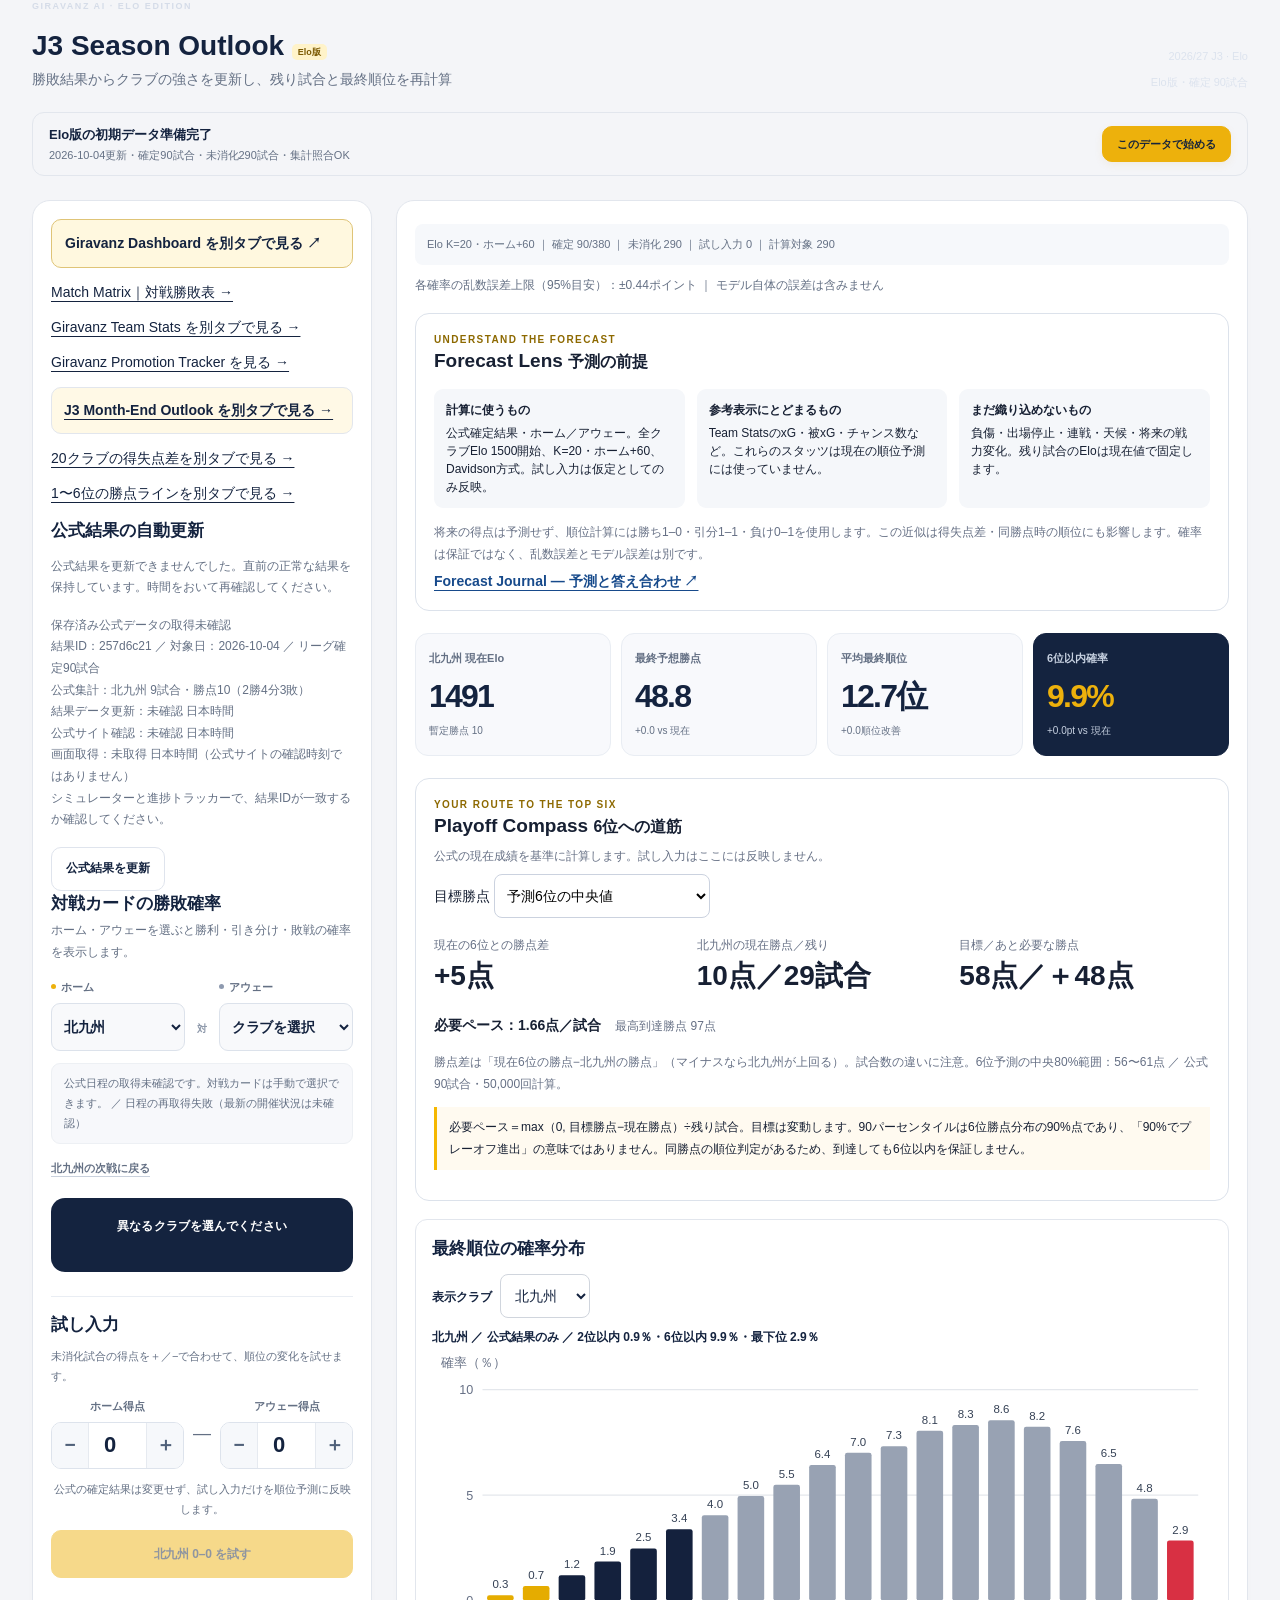
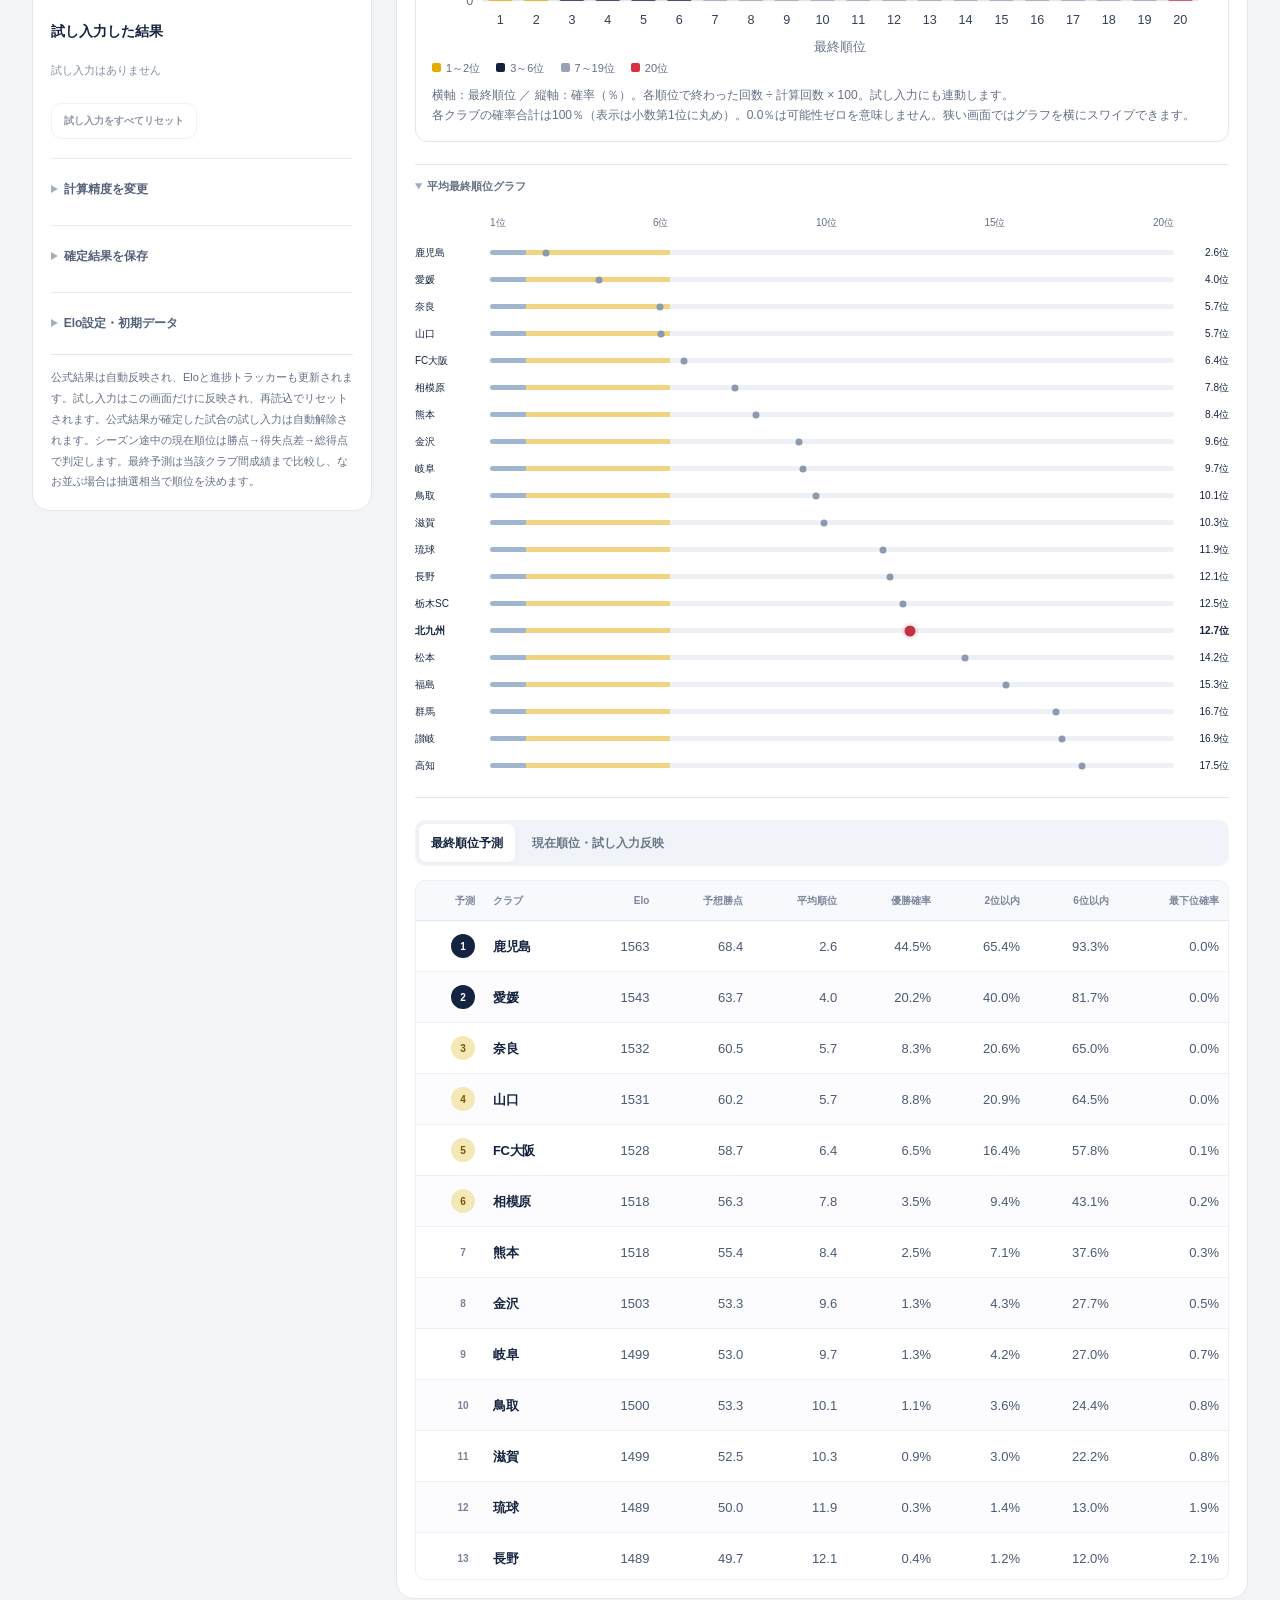
<file: index.html>
<!doctype html>
<html lang="ja">
<head>
<meta charset="utf-8">
<meta name="viewport" content="width=device-width,initial-scale=1">
<title>J3 Season Outlook · 2026/27</title>
<style>
:root{--ink:#172033;--muted:#667085;--line:#e4e7ec;--bg:#f7f8fa;--card:#fff;--blue:#175cd3;--blue2:#e8f1ff;--gold:#f5b700;--danger:#b42318}
*{box-sizing:border-box}body{margin:0;background:var(--bg);color:var(--ink);font:14px/1.5 -apple-system,BlinkMacSystemFont,"Segoe UI","Noto Sans JP",sans-serif}.shell{max-width:1180px;margin:auto;padding:28px 20px 48px}header{display:flex;justify-content:space-between;gap:24px;align-items:end;margin-bottom:22px}.eyebrow{font-size:12px;letter-spacing:.12em;color:var(--muted);font-weight:700}h1{font-size:28px;line-height:1.2;margin:5px 0 7px}header p{margin:0;color:var(--muted)}.stamp{text-align:right;color:var(--muted);font-size:12px}.grid{display:grid;grid-template-columns:360px 1fr;gap:18px}.panel{background:var(--card);border:1px solid var(--line);border-radius:14px;padding:18px;box-shadow:0 1px 2px rgba(16,24,40,.04)}h2{font-size:17px;margin:0 0 4px}h3{font-size:14px;margin:18px 0 8px}.sub{color:var(--muted);font-size:12px;margin-bottom:16px}.form-grid{display:grid;grid-template-columns:1fr 58px 20px 58px 1fr;gap:8px;align-items:end}.field label{display:block;color:var(--muted);font-size:11px;margin-bottom:4px}.field select,.field input,.runs select{width:100%;height:40px;border:1px solid #d0d5dd;border-radius:8px;background:#fff;color:var(--ink);padding:0 10px;font:inherit}.field input{text-align:center;font-size:18px;font-weight:700}.dash{text-align:center;padding-bottom:10px;font-weight:700}.actions{display:flex;gap:8px;margin-top:12px}.btn{border:1px solid #d0d5dd;border-radius:8px;background:#fff;color:var(--ink);padding:10px 13px;font-weight:700;cursor:pointer}.btn.primary{background:var(--blue);border-color:var(--blue);color:#fff;flex:1}.btn:hover{filter:brightness(.98)}.error{color:var(--danger);font-size:12px;min-height:18px;margin-top:6px}.scenario-list{display:grid;gap:7px}.scenario{display:grid;grid-template-columns:1fr auto 28px;gap:8px;align-items:center;border-top:1px solid var(--line);padding-top:8px}.scenario strong{font-variant-numeric:tabular-nums}.remove{border:0;background:transparent;color:var(--muted);font-size:18px;cursor:pointer}.empty{color:var(--muted);padding:10px 0}.runs{display:grid;grid-template-columns:1fr 120px;gap:10px;align-items:end;margin-top:18px}.runs label{display:block;font-size:11px;color:var(--muted);margin-bottom:4px}.note{margin-top:14px;padding-top:12px;border-top:1px solid var(--line);font-size:12px;color:var(--muted)}.hero{display:grid;grid-template-columns:repeat(4,1fr);gap:10px;margin-bottom:14px}.metric{border:1px solid var(--line);border-radius:10px;padding:12px}.metric .label{font-size:11px;color:var(--muted)}.metric .value{font-size:24px;font-weight:800;font-variant-numeric:tabular-nums;margin-top:2px}.metric .delta{font-size:11px;color:var(--blue);min-height:16px}.tabs{display:flex;gap:4px;border-bottom:1px solid var(--line);margin-bottom:10px}.tab{border:0;background:transparent;padding:10px 12px;font-weight:700;color:var(--muted);cursor:pointer;border-bottom:2px solid transparent}.tab.active{color:var(--blue);border-color:var(--blue)}.table-wrap{overflow:auto;max-height:650px}table{width:100%;border-collapse:collapse;font-variant-numeric:tabular-nums}th{position:sticky;top:0;background:var(--card);z-index:1;color:var(--muted);font-size:11px;text-align:right;padding:8px 7px;border-bottom:1px solid var(--line);white-space:nowrap}th:nth-child(2){text-align:left}td{text-align:right;padding:8px 7px;border-bottom:1px solid #f0f1f3}td:nth-child(2){text-align:left;font-weight:600}.gira td{background:var(--blue2);color:#0b3b8c;font-weight:800}.rank{font-weight:800}.zone{display:inline-grid;place-items:center;width:22px;height:22px;border-radius:50%;font-size:11px}.zone.auto{background:#d1fadf;color:#05603a}.zone.po{background:#fff3c7;color:#7a4d00}.spinner{display:none;color:var(--muted);font-size:12px;margin-left:auto}.spinner.on{display:block}@media(max-width:850px){.grid{grid-template-columns:1fr}.hero{grid-template-columns:repeat(2,1fr)}header{align-items:start}.stamp{display:none}}@media(max-width:520px){.shell{padding:18px 12px}.form-grid{grid-template-columns:1fr 52px 14px 52px 1fr}.panel{padding:14px}.hero{grid-template-columns:1fr 1fr}h1{font-size:23px}}
.batch{width:100%;min-height:92px;border:1px solid #d0d5dd;border-radius:8px;padding:9px;font:12px/1.5 ui-monospace,SFMono-Regular,monospace;resize:vertical}.statusline{margin:0 0 12px;padding:8px 10px;background:#f2f4f7;border-radius:8px;color:var(--muted);font-size:12px}.tag{font-size:10px;border-radius:5px;padding:2px 5px;background:var(--blue2);color:#0b3b8c}.actions{flex-wrap:wrap}.btn.primary{flex:0 1 auto}.steps{display:flex;align-items:center;gap:6px;margin:0 0 15px;color:var(--muted);font-size:11px}.stepno{display:inline-grid;place-items:center;width:22px;height:22px;border-radius:50%;background:var(--blue);color:#fff;font-weight:700}.mode-switch{display:grid;grid-template-columns:1fr 1fr;gap:8px;margin-bottom:8px}.mode-btn{border:1px solid #d0d5dd;border-radius:10px;background:#fff;padding:11px 8px;font-weight:700;color:var(--muted);cursor:pointer}.mode-btn.active{border-color:var(--blue);background:var(--blue2);color:#0b3b8c}.mode-help{font-size:12px;color:var(--muted);min-height:36px;margin-bottom:10px}.submit-main{width:100%;margin-top:12px;background:var(--blue);border-color:var(--blue);color:#fff}.advanced{border-top:1px solid var(--line);margin-top:14px;padding-top:10px}.advanced summary{cursor:pointer;font-weight:700;padding:7px 0;color:var(--ink)}.advanced[open] summary{margin-bottom:7px}.hidden-action{display:none}.section-label{font-size:11px;letter-spacing:.08em;color:var(--blue);font-weight:700;margin-bottom:5px}.prematch{margin-top:12px;padding:12px;border-radius:10px;background:#f8fafc;border:1px solid var(--line)}.prematch-title{font-weight:700;margin-bottom:8px}.prob-grid{display:grid;grid-template-columns:repeat(3,1fr);gap:6px}.prob{text-align:center}.prob span{display:block;color:var(--muted);font-size:10px}.prob strong{font-size:18px;font-variant-numeric:tabular-nums}.likely{margin-top:8px;color:var(--muted);font-size:12px;text-align:center}.rankviz{margin:4px 0 14px;border-bottom:1px solid var(--line);padding-bottom:10px}.rankviz summary{cursor:pointer;font-weight:700;padding:8px 0}.rank-axis{display:grid;grid-template-columns:75px 1fr 38px;align-items:center;color:var(--muted);font-size:10px}.ticks{display:flex;justify-content:space-between}.rank-row{display:grid;grid-template-columns:75px 1fr 38px;gap:7px;align-items:center;min-height:24px}.rank-club{font-size:11px;white-space:nowrap;overflow:hidden;text-overflow:ellipsis}.rank-track{height:7px;position:relative;border-radius:5px;background:linear-gradient(to right,#d1fadf 0 5.3%,#fff3c7 5.3% 26.3%,#eef0f3 26.3% 100%)}.rank-dot{position:absolute;top:50%;width:10px;height:10px;border-radius:50%;background:#667085;transform:translate(-50%,-50%)}.rank-row.gira .rank-dot{width:14px;height:14px;background:var(--blue);box-shadow:0 0 0 3px var(--blue2)}.rank-row.gira .rank-club,.rank-row.gira .rank-value{color:var(--blue);font-weight:800}.rank-value{text-align:right;font-size:11px;font-variant-numeric:tabular-nums}
.team-pickers{display:grid;grid-template-columns:1fr 28px 1fr;gap:8px;align-items:end}.team-pickers select{width:100%;height:46px;border:1px solid #d0d5dd;border-radius:9px;background:#fff;padding:0 9px;font:inherit}.versus{text-align:center;padding-bottom:13px;color:var(--muted);font-weight:700}.score-pickers{display:grid;grid-template-columns:1fr 20px 1fr;gap:8px;align-items:center;margin-top:12px}.score-box>span{display:block;text-align:center;color:var(--muted);font-size:11px;margin-bottom:5px}.stepper{display:grid;grid-template-columns:44px 1fr 44px;border:1px solid #d0d5dd;border-radius:10px;overflow:hidden}.stepper button{height:46px;border:0;background:#f2f4f7;color:var(--blue);font-size:22px;font-weight:700;cursor:pointer}.stepper input{width:100%;height:46px;border:0;border-left:1px solid #d0d5dd;border-right:1px solid #d0d5dd;text-align:center;font:700 22px inherit;color:var(--ink)}.score-sep{text-align:center;font-size:18px;color:var(--muted)}.mode-switch{margin:12px 0 6px}.mode-help{min-height:22px;margin-bottom:5px;text-align:center}.submit-main{margin-top:8px;min-height:48px}.steps,.section-label{display:none}.btn:disabled{cursor:not-allowed;opacity:.45;filter:none}.reset-current{border-color:#fda29b;color:var(--danger)}.reset-note{margin-top:7px;color:var(--muted);font-size:11px}.reset-actions{align-items:center}@media(max-width:420px){.team-pickers{grid-template-columns:1fr 20px 1fr}.stepper{grid-template-columns:40px 1fr 40px}}
.stepper input{font:inherit;font-size:22px;font-weight:700}.data-ready{display:flex;align-items:center;justify-content:space-between;gap:16px;background:#eef4ff;border:1px solid #b2ccff;border-radius:12px;padding:13px 15px;margin:-6px 0 18px}.data-ready strong{display:block;color:#0b3b8c}.data-ready span{display:block;color:var(--muted);font-size:12px;margin-top:2px}.data-ready.ok{background:#ecfdf3;border-color:#abefc6}.data-audit{font-size:12px;color:var(--muted);line-height:1.7}.source-links{display:flex;gap:12px;flex-wrap:wrap;margin-top:8px}.source-links a{color:var(--blue)}@media(max-width:520px){.data-ready{align-items:stretch;flex-direction:column}.data-ready .btn{width:100%}}
.distribution{margin:18px 0 22px;padding:16px;border:1px solid var(--line);border-radius:12px;background:#fff}.distribution h2{margin:0 0 12px}.distribution label{font-size:12px;font-weight:700}.distribution select{margin-left:8px;padding:8px 10px;min-height:44px;border:1px solid #d0d5dd;border-radius:8px;background:#fff;color:var(--ink);font:inherit}.distribution-scroll{overflow-x:auto;-webkit-overflow-scrolling:touch}.distribution svg{display:block;width:100%;min-width:600px;height:auto}.distribution-legend{display:flex;flex-wrap:wrap;gap:8px 16px;font-size:11px;color:var(--muted)}.distribution-legend span::before{content:'';display:inline-block;width:9px;height:9px;margin-right:5px;border-radius:2px;background:var(--zone)}.distribution .sub{margin:8px 0 0;line-height:1.7}.distribution-summary{font-size:12px;font-weight:700;color:var(--ink);margin:10px 0 0}@media(max-width:520px){.distribution{padding:12px}}
.month-only{display:none}body.month-view .month-only{display:block}body.month-view .final-only,body.month-view .month-navigation{display:none}body.month-view #monthSection{border:0;margin:0;padding:0;scroll-margin-top:16px}a#openMonthForecast{display:block;border:1px solid var(--line);border-radius:10px;padding:12px;font-weight:700;background:#fff9e6}
.month-planner{border:1px solid #e4e7ec;border-radius:12px;padding:14px;margin:16px 0;background:#fafbfe}.month-planner details{border-top:1px solid #e4e7ec;padding:12px 0}.month-planner summary{font-weight:700;cursor:pointer;min-height:44px;padding:10px 0}.month-planner select{max-width:100%;margin:4px 0;min-height:44px}.month-planner .actions{flex-wrap:wrap}.month-planner td,.month-planner th{white-space:nowrap}.month-planner .table-wrap{margin:10px 0;max-height:360px}.next-value-row{display:grid;grid-template-columns:100px 1fr 60px;gap:8px;align-items:center;margin:10px 0;font-size:12px}.next-value-track{height:16px;background:#e4e7ec;border-radius:5px;overflow:hidden}.next-value-track span{display:block;height:100%}.month-planner h4{margin:14px 0 4px}
.gd-only{display:none}body.gd-view .gd-only{display:block}body.gd-view .final-only,body.gd-view .month-navigation,body.gd-view .gd-navigation{display:none}body.gd-view #gdSection{margin:0;border:0;padding:0}
.promotion-only{display:none}body.promotion-view .promotion-only{display:block}body.promotion-view .final-only,body.promotion-view .month-navigation,body.promotion-view .gd-navigation,body.promotion-view .promotion-navigation{display:none}body.month-view .promotion-navigation,body.gd-view .promotion-navigation{display:none}
body.gd-view #trialInput,body.gd-view #trialInput+h3,body.gd-view #scenarios,body.gd-view .reset-actions,body.gd-view aside>.advanced,body.gd-view #uncertainty{display:none}
.points-race{display:grid;grid-auto-flow:column;grid-auto-columns:8.8rem;gap:.35rem;overflow-x:auto;padding:.5rem 0;align-items:start}.race-points,.race-team{display:block;text-align:center;padding:.4rem;border-radius:.4rem}.race-points{background:#172943;color:white}.race-team{margin-top:.35rem;border:1px solid #abb4c1;background:white;color:#172033}.race-team span{display:block;font-size:.87rem}.race-team.race-gira{background:#ffe16b;border:2px solid #a62d37}
</style>
<meta name="theme-color" content="#14213d">
<link rel="stylesheet" href="giravanz-theme.css?v=20261006-1">
<link rel="stylesheet" href="forecast-insights.css?v=4acffcdd2e3a">
<link rel="stylesheet" href="dashboard.css?v=20261117-official-wordmark">
</head>
<body>
<main class="shell">
  <header>
    <div><div class="eyebrow">GIRAVANZ AI · ELO EDITION</div><h1 id="pageTitle">J3 Season Outlook <span class="tag">Elo版</span></h1><p id="pageDescription">勝敗結果からクラブの強さを更新し、残り試合と最終順位を再計算</p></div>
    <div class="stamp">2026/27 J3 · Elo<br><span id="stampData">初期70試合</span></div>
  </header>
  <section class="data-ready" id="dataReady" aria-live="polite">
    <div><strong id="dataReadyTitle">初期データを検査中…</strong><span id="dataReadyText">20クラブ・全試合の整合性を確認しています。</span></div>
    <button class="btn primary" id="acceptInitial" type="button">このデータで始める</button>
  </section>
  <section id="dashboardSection" class="dashboard-only" aria-label="北九州ダッシュボード" hidden>
    <div class="dash-toolbar"><div><span class="dash-mode">公式結果ベース</span><span id="dashDataDate" class="dash-data-date"></span></div><div><a class="dash-menu" href="#dashboardLinks">詳細ページを開く ↓</a><button class="dash-refresh" id="refreshDashboard" type="button">最新結果・日程を確認</button></div></div>
    <div class="dash-stats" aria-label="北九州の公式成績"><div class="dash-stat"><span>現在順位</span><strong id="dashRank">—</strong><small>公式確定結果から集計</small></div><div class="dash-stat"><span>現在勝点</span><strong id="dashPoints">—</strong><small id="dashRecord"></small></div><div class="dash-stat"><span>残り試合</span><strong id="dashRemaining">—</strong><small id="dashPlayed"></small></div><div class="dash-stat"><span>現在6位との勝点差</span><strong id="dashGap">—</strong><small id="dashSixth"></small></div></div>
    <article class="dash-card"><h2>昇格レース・勝点別クラブ分布</h2><p class="sub"></p><div class="points-race" tabindex="0" role="region" aria-label="勝点別クラブ分布（横スクロール）" id="dashPointsRace"></div></article>
    <article class="dash-card dash-venue-section" aria-labelledby="dashVenueTitle"><div class="dash-card-head"><div><span class="dash-label">HOME &amp; AWAY RECORDS</span><h2 id="dashVenueTitle">ホーム・アウェイ別の通算成績</h2></div><span class="dash-next-status">確定</span></div><div id="dashVenueRecords" class="dash-venue-grid" aria-live="polite"></div><p id="dashVenueNote" class="dash-muted"></p><p class="dash-muted"><span id="dashVenueUpdated"></span> ／ <a href="https://www.jleague.jp/j3/match/" target="_blank" rel="noopener">Jリーグ公式結果 ↗</a></p></article>
    <div class="dash-detail-row"><article class="dash-card" aria-labelledby="dashNextTitle"><div class="dash-card-head"><div><span class="dash-label">NEXT MATCH</span><h2 id="dashNextTitle">次の一戦</h2></div><span id="dashNextStatus" class="dash-next-status" aria-live="polite">日程確認中</span></div><div id="dashFixture"></div><div id="dashMatchProb"></div><a class="dash-next-link" href="https://www.jleague.jp/j3/match/" target="_blank" rel="noopener">公式日程・会場を確認 ↗</a><p id="dashCalendarNote" class="dash-muted"></p></article>
    <article class="dash-card" aria-labelledby="dashTargetTitle"><span class="dash-label">PLAYOFF COMPASS</span><h2 id="dashTargetTitle">目標勝点への進捗</h2><div class="dash-target" id="dashTarget">—</div><p id="dashTargetHelp" class="dash-muted"></p><div id="dashProgress" class="dash-progress"></div><div class="dash-pace-row"><div><span>目標まで</span><strong id="dashNeeded">—</strong></div><div><span>残り試合の必要ペース</span><strong id="dashPace">—</strong></div></div><p id="dashTargetRange" class="dash-muted"></p><a class="dash-next-link" href="./" target="_blank" rel="noopener">目標勝点を変えて試す ↗</a></article></div>
    <p class="dash-divider">これまでの公式実績</p>
    <div class="dash-detail-row" aria-label="公式実績のメーター"><article class="dash-card"><span class="dash-label">SEASON WIN RATE</span><h2>シーズン勝率</h2><div id="dashWinRateGauge"></div><p class="dash-muted" id="dashWinRateFormula"></p></article><article class="dash-card"><span class="dash-label">POINTS PER GAME</span><h2>勝点ペース</h2><div id="dashPPGGauge"></div><p class="dash-muted" id="dashPPGFormula"></p></article></div>
    <p class="dash-divider">ここからの最終順位予測</p>
    <div class="dash-meters" aria-label="最終順位の予測メーター"><article class="dash-card dash-meter-main"><span class="dash-label">PLAYOFF OUTLOOK</span><h2>6位以内確率</h2><div id="dashTop6Gauge"></div></article><article class="dash-card"><span class="dash-label">TOP TWO</span><h3>2位以内確率</h3><div id="dashTop2Gauge"></div></article><article class="dash-card"><span class="dash-label">TITLE CHANCE</span><h3>優勝確率</h3><div id="dashTitleGauge"></div></article></div>
    <p class="dash-forecast-note" id="dashForecastNote" aria-live="polite"></p>
    <div class="dash-detail-row"><article class="dash-card"><span class="dash-label">GOAL BALANCE</span><h2>公式得失点差</h2><div id="dashGDGauge"></div><p id="dashGDSummary" class="dash-muted"></p><a class="dash-next-link" href="?view=goal-difference" target="_blank" rel="noopener">全20クラブの得失点差を比較 ↗</a></article><article class="dash-card"><span class="dash-label">TEAM FORM</span><h2>直近5試合</h2><div id="dashRecent" class="dash-form"></div><p id="dashRecentSummary" class="dash-muted"></p><a class="dash-next-link" href="team-stats/" target="_blank" rel="noopener">攻撃・守備のスタッツを見る ↗</a></article></div>
    <article class="dash-card dash-monthly-card" aria-labelledby="dashMonthlyTitle"><span class="dash-label">MONTHLY RESULTS</span><h2 id="dashMonthlyTitle">月別成績</h2><div id="dashMonthly" aria-live="polite"></div><p id="dashMonthlyNote" class="dash-muted"></p></article>
    <nav id="dashboardLinks" aria-labelledby="dashLinksTitle"><div class="dash-links-heading"><h2 id="dashLinksTitle">詳しく見る</h2></div><p class="dash-links-note">各ボタンから詳細ページを開きます。</p><div class="dash-link-grid"><a class="dash-link" href="match-matrix/" target="_blank" rel="noopener"><small>MATCH MATRIX</small><strong>全20クラブの対戦勝敗表</strong><span>公式結果の○×△と勝点</span></a><a class="dash-link" href="./" target="_blank" rel="noopener"><small>SEASON OUTLOOK</small><strong>最終順位・確率分布</strong><span>全20クラブの予測と、試し入力による比較</span></a><a class="dash-link" href="?view=month-end#monthSection"><small>MONTH-END OUTLOOK</small><strong>月末の順位を予測</strong><span>月ごとの見通し・勝敗パターンを確認</span></a><a class="dash-link" href="?view=promotion-lines" target="_blank" rel="noopener"><small>PROMOTION OUTLOOK</small><strong>1〜6位の勝点ライン</strong><span>各ラインの予測勝点と確率分布を比較</span></a><a class="dash-link" href="team-stats/" target="_blank" rel="noopener"><small>TEAM STATS</small><strong>チームスタッツ</strong><span>xG・被シュートなど、20クラブ中の順位</span></a><a class="dash-link" href="?view=goal-difference" target="_blank" rel="noopener"><small>GOAL DIFFERENCE</small><strong>全クラブの得失点差</strong><span>公式結果から、20クラブの現在地を比較</span></a><a class="dash-link" href="prediction-journal/?v=3008f9b" target="_blank" rel="noopener"><small>FORECAST JOURNAL</small><strong>予測履歴・答え合わせ</strong><span>確率の推移と、試合前予測の検証結果</span></a><a class="dash-link" href="progress-tracker/" target="_blank" rel="noopener"><small>PROMOTION TRACKER</small><strong>上位6位ラインへの現在地</strong><span>過去の順位別勝点を目安に、到達ペースを確認</span></a><a class="dash-link" href="https://j3-elo-private.hideakiito382.chatgpt.site/players" target="_blank" rel="noopener"><small>PLAYER RECORDS</small><strong>選手情報・個人成績</strong><span>年齢・ポジション・出場・先発・サブ・得点・警告・退場</span></a></div></nav>
    <p id="dashDataStatus" class="dash-data-status" role="status"></p><footer class="dash-footer"><p id="dashTimes"></p><details><summary>予測の前提・メーターの読み方</summary><p id="dashModel"></p><p>優勝・2位以内・6位以内の確率は重複します。昇格そのものの確率ではありません。得失点差は公式の実績で、0を中央に、20クラブの最大絶対値に合わせた左右対称の目盛りを使います。試し入力はこのダッシュボードには引き継ぎません。</p></details></footer>
  </section>
  <div class="grid">
    <aside class="panel">
      <a class="dash-nav-link" id="openDashboard" href="?view=dashboard" target="_blank" rel="noopener">Giravanz Dashboard を別タブで見る ↗</a>
      <p><a href="match-matrix/" target="_blank" rel="noopener">Match Matrix｜対戦勝敗表 →</a></p><p><a id="openTeamStats" href="team-stats/" target="_blank" rel="noopener">Giravanz Team Stats を別タブで見る →</a></p>
      <p><a href="progress-tracker/">Giravanz Promotion Tracker を見る →</a></p>
      <p class="month-navigation"><a id="openMonthForecast" href="?view=month-end" target="_blank" rel="noopener">J3 Month-End Outlook を別タブで見る →</a></p>
      <p class="gd-navigation"><a id="openGoalDifference" href="?view=goal-difference" target="_blank" rel="noopener">20クラブの得失点差を別タブで見る →</a></p>
      <p class="promotion-navigation"><a id="openPromotionLines" href="?view=promotion-lines" target="_blank" rel="noopener">1〜6位の勝点ラインを別タブで見る →</a></p>
      <p class="promotion-only"><a href="./">J3 Season Outlook へ戻る →</a></p>
      <p class="gd-only"><a href="./">J3 Season Outlook へ戻る →</a></p>
      <p class="month-only"><a href="./">J3 Season Outlook へ戻る →</a></p>
      <h2>公式結果の自動更新</h2><p id="autoStatus" class="sub" aria-live="polite">公式の終了試合を自動取得しています…</p><p id="verification" class="sub" aria-live="polite" style="white-space:pre-line"></p><button class="btn" id="refreshOfficial" type="button">最新結果を確認する</button><h2>対戦カードの勝敗確率</h2><div class="sub">ホーム・アウェーを選ぶと勝利・引き分け・敗戦の確率を表示します。</div>
      <div class="team-pickers"><div class="field"><label for="home">ホーム</label><select id="home"><option>岐阜</option><option selected>愛媛</option><option>鹿児島</option><option>相模原</option><option>鳥取</option><option>FC大阪</option><option>長野</option><option>滋賀</option><option>熊本</option><option>栃木SC</option><option>琉球</option><option>讃岐</option><option>山口</option><option>奈良</option><option>高知</option><option>北九州</option><option>松本</option><option>金沢</option><option>群馬</option><option>福島</option></select></div><div class="versus">対</div><div class="field"><label for="away">アウェー</label><select id="away"><option>岐阜</option><option>愛媛</option><option>鹿児島</option><option>相模原</option><option>鳥取</option><option>FC大阪</option><option>長野</option><option>滋賀</option><option>熊本</option><option>栃木SC</option><option>琉球</option><option>讃岐</option><option>山口</option><option>奈良</option><option>高知</option><option selected>北九州</option><option>松本</option><option>金沢</option><option>群馬</option><option>福島</option></select></div></div>
      <p class="sub" id="nextFixtureStatus" aria-live="polite">北九州の公式日程を確認中…</p><button class="btn" id="showNextFixture" type="button">北九州の次戦に戻る</button>
      <div class="prematch" id="prematch" aria-live="polite"></div>
      <section class="advanced" id="trialInput"><h2>試し入力</h2><div class="sub" id="trialHelp" aria-live="polite">未消化試合の得点を＋／−で合わせて、順位の変化を試せます。</div>
      <div class="score-pickers"><div class="score-box"><span>ホーム得点</span><div class="stepper"><button type="button" id="hgMinus" aria-label="ホーム得点を1減らす">−</button><input id="hg" type="number" min="0" max="30" value="0" inputmode="numeric"><button type="button" id="hgPlus" aria-label="ホーム得点を1増やす">＋</button></div></div><div class="score-sep">―</div><div class="score-box"><span>アウェー得点</span><div class="stepper"><button type="button" id="agMinus" aria-label="アウェー得点を1減らす">−</button><input id="ag" type="number" min="0" max="30" value="0" inputmode="numeric"><button type="button" id="agPlus" aria-label="アウェー得点を1増やす">＋</button></div></div></div>
      <div class="mode-help">公式の確定結果は変更せず、試し入力だけを順位予測に反映します。</div>
      <button class="btn submit-main" id="submitGame" type="button">この結果で順位を試す</button>
      <button class="hidden-action" id="add">仮定として試す</button>
      <div class="error" id="error" role="alert"></div>
      </section><h3>試し入力した結果</h3><div id="scenarios" class="scenario-list"></div><div class="actions reset-actions"><button class="btn" id="resetScenario" type="button">試し入力をすべてリセット</button></div>
      <details class="advanced"><summary>計算精度を変更</summary><div class="runs"><div><label for="runs">シミュレーション精度</label><select id="runs"><option value="3000">クイック（3,000回）</option><option value="10000">10,000回</option><option value="30000">30,000回</option><option value="50000" selected>標準（50,000回）</option></select></div><button class="btn" id="rerun">再計算</button></div></details>
      <details class="advanced"><summary>確定結果を保存</summary><div class="actions"><button class="btn" id="exportCsv">CSV保存</button></div></details>
      <details class="advanced"><summary>Elo設定・初期データ</summary><div class="data-audit" id="dataAudit"></div><div class="note">全クラブ1500から開始し、K値20、ホーム補正60で開催順にEloを更新します。点差はレーティング更新に使いません。引き分けはDavidson方式です。Eloは得点数を予測しないため、未消化試合の順位計算用スコアは勝ち1–0・引分1–1・負け0–1に統一します。これにより少数データの大差試合が得失点差へ過剰反映されることを防ぎます。残り試合では現在のEloを固定し、モンテカルロ法で計算します。21試合の暫定バックテストは的中率38.1%、Log loss 1.094、Brier score 0.661でした。同期間のポアソン版は47.6%、1.032、0.626で、現時点ではポアソン版が優位です。負傷・出場停止・天候・日程間隔は未反映です。</div><div class="actions"><button class="btn" id="recheckData" type="button">初期データを再検算</button></div><div class="source-links"><a href="https://www.jleague.jp/j3/match/" target="_blank" rel="noopener">公式の日程・結果</a><a href="https://www.jleague.jp/j3/standings/" target="_blank" rel="noopener">公式順位表</a></div></details>
      <div class="note">公式結果は自動反映され、Eloと進捗トラッカーも更新されます。試し入力はこの画面だけに反映され、再読込でリセットされます。公式結果が確定した試合の試し入力は自動解除されます。シーズン途中の現在順位は勝点→得失点差→総得点で判定します。最終予測は当該クラブ間成績まで比較し、なお並ぶ場合は抽選相当で順位を決めます。</div>
    </aside>
    <section class="panel">
      <div class="statusline final-only" id="statusline"></div><div class="sub" id="uncertainty"></div>
      <section class="insight-card" aria-labelledby="lensTitle">
        <div class="insight-kicker">Understand the forecast</div><h2 id="lensTitle">Forecast Lens <small>予測の前提</small></h2>
        <div class="lens-grid"><div><strong>計算に使うもの</strong>公式確定結果・ホーム／アウェー。全クラブElo 1500開始、K=20・ホーム+60、Davidson方式。試し入力は仮定としてのみ反映。</div><div><strong>参考表示にとどまるもの</strong>Team StatsのxG・被xG・チャンス数など。これらのスタッツは現在の順位予測には使っていません。</div><div><strong>まだ織り込めないもの</strong>負傷・出場停止・連戦・天候・将来の戦力変化。残り試合のEloは現在値で固定します。</div></div>
        <p class="sub">将来の得点は予測せず、順位計算には勝ち1–0・引分1–1・負け0–1を使用します。この近似は得失点差・同勝点時の順位にも影響します。確率は保証ではなく、乱数誤差とモデル誤差は別です。</p>
        <a href="prediction-journal/?v=3008f9b" target="_blank" rel="noopener">Forecast Journal — 予測と答え合わせ ↗</a>
      </section>
      <div class="hero final-only" id="hero"></div>
      <section class="insight-card final-only" id="playoffCompass" aria-labelledby="compassTitle">
        <div class="insight-kicker">Your route to the top six</div><h2 id="compassTitle">Playoff Compass <small>6位への道筋</small></h2>
        <p class="sub">公式の現在成績を基準に計算します。試し入力はここには反映しません。</p>
        <label for="compassTarget">目標勝点</label> <select id="compassTarget"><option value="median">予測6位の中央値</option><option value="high">予測6位の90パーセンタイル</option><option value="custom">自分で設定</option></select>
        <label for="compassCustom" id="compassCustomLabel" hidden>指定勝点 <input id="compassCustom" type="number" min="0" max="114" step="1" value="60" inputmode="numeric"></label>
        <div id="compassSummary" aria-live="polite">計算中…</div>
        <p class="insight-note">必要ペース＝max（0, 目標勝点−現在勝点）÷残り試合。目標は変動します。90パーセンタイルは6位勝点分布の90%点であり、「90%でプレーオフ進出」の意味ではありません。同勝点の順位判定があるため、到達しても6位以内を保証しません。</p>
      </section>
      <section class="distribution" id="monthSection" aria-labelledby="monthTitle" hidden>
        <h2 id="monthTitle">J3 Month-End Outlook</h2>
        <p class="sub">シミュレーターから開いた時点の試し入力を引き継ぎます。その後の入力・リセットは、このタブ内だけに反映します。</p>
        <label for="monthEnd">予測する月末</label><select id="monthEnd" disabled><option value="">全クラブの日程を確認中</option></select>
        <p class="sub" id="monthStatus" aria-live="polite">全20クラブの公式日程を取得しています。</p>
        <p class="distribution-summary" id="monthSummary" aria-live="polite"></p>
        <section class="month-planner" aria-label="月末までの勝敗シナリオ">
          <h3>勝ち方を変えて、月末の順位を試す</h3>
          <p class="sub" id="plannerStatus" aria-live="polite">日程を確認しています。</p>
          <p class="sub">以下は仮の結果です。公式成績は変更しません。指定しない試合はEloで予測します。勝利は1–0、引分けは1–1、敗戦は0–1を北九州側から割り当てます。</p>
          <details open><summary>① 勝ち方を試す</summary>
            <p class="sub">選択した月末までの北九州の未消化試合が対象です。比較は日程順に「勝ち→分け→負け」を割り当てます。同じ勝敗数でも相手によって順位予測は変わります。</p>
            <button class="btn" id="comparePatterns" type="button" disabled>勝ち方を試す</button>
            <div class="table-wrap"><table aria-label="北九州の勝敗パターン比較"><thead><tr><th>勝敗パターン</th><th>追加勝点</th><th>月末勝点</th><th>月末平均順位</th><th>月末6位以内確率</th><th>反映</th></tr></thead><tbody id="patternRows"></tbody></table></div>
            <p class="sub">月末勝点は現在勝点＋指定した勝敗の追加勝点です。順位・確率は選択した月末時点の予測で、シーズン最終順位・昇格確率ではありません。平均順位は計算した順位の平均です。確率の0.0％には、四捨五入で0.0％となる場合や計算中に該当例が出なかった場合があり、可能性ゼロを保証しません。</p>
            <p class="sub" id="patternStatus" aria-live="polite">比較ボタンで全勝などのパターンを並べます。</p>
            <h4>試合ごとに割り当てを変更</h4>
            <div class="table-wrap"><table aria-label="北九州の試合別シナリオ"><thead><tr><th>日程</th><th>ホーム 対 アウェー</th><th>北九州の結果</th></tr></thead><tbody id="kitPlanRows"></tbody></table></div>
          </details>
          <details><summary>② 次の一勝の価値</summary>
            <p class="sub" id="nextValueFixture">次戦を確認しています。</p>
            <button class="btn" id="compareNextValue" type="button" disabled>次戦の勝ち・分け・負けを比較する</button>
            <p class="sub">次戦だけを勝ち・分け・負けに置き換え、それ以外の試し入力を共通条件にして比較します。</p>
            <div id="nextValueChart" class="next-value-chart" aria-live="polite"></div>
            <div class="table-wrap"><table aria-label="次戦の結果別月末予測"><thead><tr><th>次戦の結果</th><th>月末予想勝点</th><th>平均順位</th><th>6位以内</th><th>反映</th></tr></thead><tbody id="nextValueRows"></tbody></table></div>
            <p class="sub" id="nextValueStatus" aria-live="polite"></p>
          </details>
          <details><summary>③ ライバルの動向</summary>
            <p class="sub">選択した月末までの他クラブの開催予定カードです。現在6位のクラブが関わる試合を先頭に表示します。ホームとアウェーを確認して指定してください。</p>
            <label for="rivalFixture">ライバルの対戦カード</label><select id="rivalFixture" disabled><option value="">日程を確認中</option></select>
            <div class="actions rival-actions"><button class="btn" id="rivalHomeWin" disabled type="button">ホーム勝ち</button><button class="btn" id="rivalDraw" disabled type="button">引分け</button><button class="btn" id="rivalAwayWin" disabled type="button">アウェー勝ち</button><button class="btn" id="rivalClear" disabled type="button">この指定を解除</button></div>
            <p class="sub" id="rivalStatus" aria-live="polite"></p>
          </details>
          <p class="sub" id="plannerNotice" aria-live="polite"></p>
        </section>
        <h3>現在順位から月末予測への動き</h3>
        <p class="sub">左ほど上位。○は現在の確定順位、●は選択した月末の平均予想順位です。←は上昇、→は下降。試し入力は月末予測にだけ反映します。</p>
        <div class="distribution-scroll" id="monthRankChart" aria-live="polite"></div>
        <div class="table-wrap"><table aria-label="J3 Month-End Outlook"><thead><tr><th>クラブ</th><th>予想勝点</th><th>平均順位</th><th>6位以内</th><th>予想消化試合</th></tr></thead><tbody id="monthRows"></tbody></table></div>
        <p class="sub">現在の確定勝点＋選択した月末までの開催予定試合を予測。中止・延期・開催未確認の未消化試合は除外します。試し入力は対象期間のカードだけに反映します。平均順位・6位以内確率は月末時点の予測で、シーズン最終予測とは異なります。日程変更により試合数も変わります。</p>
      </section>
      <section class="distribution final-only" aria-labelledby="distributionTitle">
        <h2 id="distributionTitle">最終順位の確率分布</h2>
        <label for="rankDistributionClub">表示クラブ</label><select id="rankDistributionClub"><option selected>北九州</option></select>
        <p class="distribution-summary" id="distributionSummary" aria-live="polite"></p>
        <div class="distribution-scroll" id="rankDistribution"></div>
        <div class="distribution-legend"><span style="--zone:#e5ac00">1～2位</span><span style="--zone:#14213d">3～6位</span><span style="--zone:#98a2b3">7～19位</span><span style="--zone:#d83043">20位</span></div>
        <p class="sub">横軸：最終順位 ／ 縦軸：確率（％）。各順位で終わった回数 ÷ 計算回数 × 100。試し入力にも連動します。<br>各クラブの確率合計は100％（表示は小数第1位に丸め）。0.0％は可能性ゼロを意味しません。狭い画面ではグラフを横にスワイプできます。</p>
      </section>
      <section class="promotion-only">
        <h2>1〜6位の最終勝点を比較</h2>
        <p class="sub">各試行で全20クラブを最終順位順に並べ、1〜6位のクラブの勝点を順位ごとに集計します。各グラフは同じ軸で表示します。</p>
        <p class="sub">確率＝その順位のクラブが同じ勝点だった回数 ÷ 計算回数 × 100。中央80％の目安は累積確率の10〜90％点です。同じ勝点の場合は得失点差などで順位が決まります。試し入力・計算精度に連動します。</p>
      </section>
      <section class="distribution promotion-only" aria-labelledby="titlePointsHeading">
        <h2 id="titlePointsHeading">優勝ラインの確率分布</h2>
        <p class="sub">全20クラブを対象に、各シミュレーションで優勝したクラブの最終勝点を集計します。</p>
        <p class="distribution-summary" id="titlePointsSummary" aria-live="polite"></p>
        <div class="distribution-scroll" id="titlePointsChart"></div>
        <div class="distribution-legend"><span style="--zone:#e5ac00">中央80％の目安</span><span style="--zone:#98a2b3">その外側</span><span style="--zone:#d83043">中央値（破線）</span></div>
        <details><summary>勝点ごとの確率を見る</summary><div class="table-wrap"><table aria-label="優勝勝点ごとの確率"><thead><tr><th>最終勝点</th><th>確率</th><th>回数</th></tr></thead><tbody id="titlePointsRows"></tbody></table></div><p class="sub">観測された勝点のみ表示。確率は小数第2位に丸めています。</p></details>
      </section>

      <div class="promotion-only" id="placePointsCharts"></div>
      <section class="distribution gd-only" id="gdSection" aria-labelledby="goalDifferenceHeading">
        <h2 id="goalDifferenceHeading">20クラブの得失点差</h2>
        <p class="sub">公式の確定結果だけを集計した現在の成績です。得失点差＝総得点−総失点。右側がプラス、左側がマイナス。得失点差の大きい順に表示します。</p>
        <p class="distribution-summary" id="goalDifferenceSummary" aria-live="polite"></p>
        <div class="distribution-scroll" id="goalDifferenceChart"></div>
        <div class="distribution-legend"><span style="--zone:#14213d">プラス</span><span style="--zone:#d83043">マイナス</span><span style="--zone:#e5ac00">北九州</span></div>
        <p class="sub">予測値や試し入力は含みません。公式結果の更新・訂正に合わせて再集計します。試合数が異なる場合も、1試合平均ではなく累計の得失点差を比較します。</p>
        <details><summary>得点・失点・試合数を見る</summary><div class="table-wrap"><table aria-label="20クラブの公式得失点差"><thead><tr><th>クラブ</th><th>試合数</th><th>得点</th><th>失点</th><th>得失点差</th></tr></thead><tbody id="goalDifferenceRows"></tbody></table></div></details>
      </section>
      <details class="rankviz final-only" open><summary>平均最終順位グラフ</summary><div class="rank-axis"><span></span><div class="ticks"><span>1位</span><span>6位</span><span>10位</span><span>15位</span><span>20位</span></div><span></span></div><div id="rankChart" aria-label="全クラブの平均最終順位"></div></details>
      <div class="tabs final-only"><button class="tab active" data-tab="forecast">最終順位予測</button><button class="tab" data-tab="live">現在順位・試し入力反映</button><span class="spinner" id="spinner">計算中…</span></div>
      <div class="final-only"><div id="liveRacePanel" hidden><article class="dash-card"><h2>昇格レース・勝点別クラブ分布</h2><p class="sub"></p><div class="points-race" tabindex="0" role="region" aria-label="勝点別クラブ分布（横スクロール）" id="livePointsRace"></div></article></div></div>
      <div class="table-wrap final-only"><table><thead id="thead"></thead><tbody id="tbody"></tbody></table></div>
    </section>
  </div>
</main>
<script src="official-api-config.js?v=2abf363444e1"></script>
<script src="shared-results.js?v=7fc6302eb764"></script>
<script src="forecast-insights.js?v=3aac95886a59"></script>
<script src="dashboard.js?v=412d2b555f48"></script>
<script>
const teams=['岐阜','愛媛','鹿児島','相模原','鳥取','FC大阪','長野','滋賀','熊本','栃木SC','琉球','讃岐','山口','奈良','高知','北九州','松本','金沢','群馬','福島'];
const ix=Object.fromEntries(teams.map((t,i)=>[t,i]));
let completed=J3Results.initialGames.map(g=>g.slice());
const historicalAuditGames=J3Results.historicalAuditGames.map(g=>g.slice());
let DATA_AS_OF=J3Results.baseDate;
const ELO_START=1500, ELO_K=20, ELO_HOME=60;
const POINTS_LINE_RANKS=[
  {rank:2,key:'second'},
  {rank:3,key:'third'},
  {rank:4,key:'fourth'},
  {rank:5,key:'fifth'},
  {rank:6,key:'sixth'}
];
const EXPECTED_ROUND_7_CARDS=['FC大阪|福島','熊本|松本','愛媛|讃岐','群馬|高知','鳥取|奈良','鹿児島|栃木SC','金沢|山口','相模原|北九州','長野|岐阜','滋賀|琉球'];
const OFFICIAL_CHECK={'岐阜':[10,7,3,1,3,15,5],'愛媛':[16,7,5,1,1,18,8],'鹿児島':[19,7,6,1,0,15,7],'相模原':[11,7,3,2,2,12,8],'鳥取':[10,7,3,1,3,10,14],'FC大阪':[13,7,3,4,0,13,7],'長野':[11,7,3,2,2,8,8],'滋賀':[12,7,4,0,3,13,10],'熊本':[10,7,2,4,1,6,4],'栃木SC':[9,7,2,3,2,10,12],'琉球':[10,7,3,1,3,9,9],'讃岐':[4,7,1,1,5,7,13],'山口':[13,7,4,1,2,9,5],'奈良':[11,7,3,2,2,14,15],'高知':[5,7,1,2,4,3,14],'北九州':[6,7,1,3,3,9,15],'松本':[5,7,0,5,2,6,9],'金沢':[7,7,2,1,4,10,12],'群馬':[6,7,2,0,5,7,14],'福島':[4,7,1,1,5,12,17]};
let scenarios=[], activeTab='forecast', baseline=null, lastForecast=null, baselineTitleCounts=null, lastTitleCounts=null, baselineLineCounts=null, lastLineCounts=null, storageState={available:true,repaired:0,migrated:0};
const STORE=J3Results.storeKey;
const SETUP_STORE='j3-elo-simulator-initial-accepted-v2';
function validStored(g){return Array.isArray(g)&&g.length===4&&teams.includes(g[0])&&teams.includes(g[1])&&g[0]!==g[1]&&Number.isInteger(g[2])&&Number.isInteger(g[3])&&g[2]>=0&&g[3]>=0&&g[2]<=30&&g[3]<=30}
function loadStored(){
  // Official results are the only source of actual standings.
  storageState.available=true;return [];
}
let confirmedExtra=loadStored()||[];
let lastSavedExtras=confirmedExtra.map(g=>g.slice());
const $=id=>document.getElementById(id);
const MONTH_VIEW=typeof window.location?.search==='string'&&/(?:^|[?&])view=month-end(?:&|$)/.test(window.location.search);
const GD_VIEW=typeof window.location?.search==='string'&&/(?:^|[?&])view=goal-difference(?:&|$)/.test(window.location.search);
const LINE_VIEW=typeof window.location?.search==='string'&&/(?:^|[?&])view=promotion-lines(?:&|$)/.test(window.location.search);
const DASH_VIEW=typeof window.location?.search==='string'&&/(?:^|[?&])view=dashboard(?:&|$)/.test(window.location.search);
function decodeMonthTrials(hash,games=confirmed()){
  if(!hash||!hash.startsWith('#trial='))return [];
  if(hash.length>100000)throw Error('試し入力が長すぎます');
  const rows=JSON.parse(decodeURIComponent(hash.slice(7))),used=new Set(games.map(key)),seen=new Set();
  if(!Array.isArray(rows)||rows.length>380)throw Error('試し入力の形式を確認してください');
  for(const g of rows){if(!validStored(g)||seen.has(key(g)))throw Error('試し入力の形式を確認してください');seen.add(key(g));}
  return rows.filter(g=>!used.has(key(g))).map(g=>g.slice());
}
function updateMonthLink(){if($('openPromotionLines'))$('openPromotionLines').href='?view=promotion-lines'+(scenarios.length?'#trial='+encodeURIComponent(JSON.stringify(scenarios)):'');if($('openGoalDifference'))$('openGoalDifference').href='?view=goal-difference';const link=$('openMonthForecast');link.href='?view=month-end'+(scenarios.length?'#trial='+encodeURIComponent(JSON.stringify(scenarios)):'');}
function initSelects(){for(const id of ['home','away'])$(id).innerHTML='<option value="">クラブを選択</option>'+teams.map(t=>`<option>${t}</option>`).join('');$('home').value='北九州';$('away').value=''}
let fixtureCalendar=null,manualFixture=false,loadingCalendar=false,calendarIssue='';
function validateCalendar(data,allClubs=false){
  if(data?.verified!==true||data.season!=='2026/27'||!Array.isArray(data.matches)||data.matches.length>(allClubs?380:38)||typeof data.checkedAt!=='string'||!Number.isFinite(Date.parse(data.checkedAt))||Date.parse(data.checkedAt)>Date.now()+300000)throw Error('Invalid calendar');
  const seen=new Set(),cards=new Set();
  for(const row of data.matches){
    if(!row||!/^\d{10}$/.test(row.id)||seen.has(row.id)||!/^\d{4}-\d{2}-\d{2}$/.test(row.date)||new Date(row.date+'T00:00:00Z').toISOString().slice(0,10)!==row.date||!teams.includes(row.home)||!teams.includes(row.away)||row.home===row.away||!['scheduled','finished','postponed','cancelled','unconfirmed'].includes(row.status)||!(row.time===null||/^([01]\d|2[0-3]):[0-5]\d$/.test(row.time)))throw Error('Invalid fixture');
    if(typeof row.id!=='string'||row.id.slice(0,8)!==row.date.replaceAll('-','')||(!allClubs&&row.home!=='北九州'&&row.away!=='北九州')||row.date<'2026-08-08'||row.date>'2027-07-31'||cards.has(row.home+'|'+row.away))throw Error('Invalid fixture calendar');
    seen.add(row.id);cards.add(row.home+'|'+row.away);
  }
  return data;
}
function chooseNextFixture(calendar,games=confirmed()){
  const used=new Set(games.map(key));
  // Only official completion releases the card. Cancellation/postponement or
  // an unknown/in-progress state must NOT skip ahead to a later fixture.
  return calendar.matches.filter(r=>(r.home==='北九州'||r.away==='北九州')&&r.status!=='finished'&&!used.has(r.home+'|'+r.away))
    .sort((a,b)=>(a.date+'T'+(a.time||'23:59')).localeCompare(b.date+'T'+(b.time||'23:59'))||a.id.localeCompare(b.id))[0]||null;
}
function updateNextFixture(force=false){
  renderDashboard();
  const label=$('nextFixtureStatus');
  if(force)manualFixture=false;
  if(!fixtureCalendar){if(force){$('home').value='北九州';$('away').value='';$('hg').value='0';$('ag').value='0';syncForm();}label.textContent='公式日程の取得未確認です。対戦カードは手動で選択できます。'+calendarIssue;return;}
  const next=chooseNextFixture(fixtureCalendar);
  if(!next){if(!manualFixture){$('home').value='北九州';$('away').value='';$('hg').value='0';$('ag').value='0';syncForm();}label.textContent='取得済み日程に次戦を確認できません。公式日程をご確認ください。'+calendarIssue;return;}
  if(!manualFixture){const changed=$('home').value!==next.home||$('away').value!==next.away;$('home').value=next.home;$('away').value=next.away;if(changed){$('hg').value='0';$('ag').value='0';$('error').textContent='';}syncForm();}
  const kickoff=next.date+' '+(next.time||'時刻未定')+' 日本時間';
  const overdue=Date.now()>Date.parse(next.date+'T'+(next.time||'23:59')+':00+09:00')+3*3600000;
  const stale=Date.now()-Date.parse(fixtureCalendar.checkedAt)>24*3600000;
  const hold=next.status==='cancelled'?'中止：自動切り替え停止':next.status==='postponed'?'延期：自動切り替え停止':next.status==='unconfirmed'?'開催・終了状況未確認：自動切り替え停止':'';
  label.textContent=`${manualFixture?'手動選択中／':''}${hold?'北九州の保留カード：':'北九州の次戦：'}ホーム ${next.home} 対 アウェー ${next.away} ／ ${kickoff}${hold?' ／ '+hold:overdue?' ／ 結果・開催状況を確認中':''}${stale?' ／ 日程の確認から24時間以上経過':''}${calendarIssue}`;
}
async function refreshFixtureCalendar(){
  if(MONTH_VIEW)refreshLeagueCalendar();
  if(loadingCalendar||typeof window.fetch!=='function')return;loadingCalendar=true;
  const controller=new AbortController(),timer=setTimeout(()=>controller.abort(),12000);
  try{const r=await fetch('https://raw.githubusercontent.com/rockiemydog/j3-elo-simulator/main/official-schedule.json?t='+Date.now(),{cache:'no-store',credentials:'omit',signal:controller.signal});if(!r.ok)throw Error('Calendar unavailable');const data=validateCalendar(await r.json());if(fixtureCalendar&&Date.parse(data.checkedAt)<Date.parse(fixtureCalendar.checkedAt))throw Error('Older calendar');fixtureCalendar=data;calendarIssue='';updateNextFixture();}
  catch{calendarIssue=' ／ 日程の再取得失敗（最新の開催状況は未確認）';updateNextFixture();}
  finally{clearTimeout(timer);loadingCalendar=false;}
}
$('showNextFixture').onclick=()=>{updateNextFixture(true);refreshFixtureCalendar();};
function applyGame(s,g){const [h,a,hg,ag]=g,i=ix[h],j=ix[a];s.gf[i]+=hg;s.ga[i]+=ag;s.gf[j]+=ag;s.ga[j]+=hg;s.p[i]++;s.p[j]++;if(hg>ag){s.pts[i]+=3;s.w[i]++;s.l[j]++}else if(hg<ag){s.pts[j]+=3;s.w[j]++;s.l[i]++}else{s.pts[i]++;s.pts[j]++;s.d[i]++;s.d[j]++}}
const confirmed=()=>[...completed,...confirmedExtra];
function stateWithScenario(what=scenarios){return stateFromGames([...confirmed(),...what])}
function stateFromGames(games){const s={pts:Array(20).fill(0),gf:Array(20).fill(0),ga:Array(20).fill(0),p:Array(20).fill(0),w:Array(20).fill(0),d:Array(20).fill(0),l:Array(20).fill(0)};games.forEach(g=>applyGame(s,g));return s}
function key(g){return `${g[0]}|${g[1]}`}
function auditInitialData(){const issues=[],seen=new Set(),s={pts:Array(20).fill(0),gf:Array(20).fill(0),ga:Array(20).fill(0),p:Array(20).fill(0),w:Array(20).fill(0),d:Array(20).fill(0),l:Array(20).fill(0)};if(teams.length!==20||new Set(teams).size!==20)issues.push(`クラブ一覧が20クラブ・重複なしではありません（${teams.length}件）`);for(const g of completed){if(!validStored(g))issues.push(`不正な試合：${g.join(',')}`);if(seen.has(key(g)))issues.push(`重複：${key(g)}`);seen.add(key(g));}historicalAuditGames.forEach(g=>applyGame(s,g));if(historicalAuditGames.length!==70)issues.push(`確定試合数が70ではありません（${completed.length}）`);const round7=historicalAuditGames.slice(60,70).map(key).sort(),expectedRound7=EXPECTED_ROUND_7_CARDS.slice().sort();if(round7.length!==expectedRound7.length||round7.some((card,i)=>card!==expectedRound7[i]))issues.push('第7節の公式ホーム／アウェーカードが一致しません');for(const club of teams){const i=ix[club];if(s.p[i]!==7)issues.push(`${club}の試合数が7ではありません（${s.p[i]}）`)}for(const [club,expected] of Object.entries(OFFICIAL_CHECK)){const i=ix[club],actual=[s.pts[i],s.p[i],s.w[i],s.d[i],s.l[i],s.gf[i],s.ga[i]];if(!i&&i!==0)issues.push(`公式照合表に未知のクラブ：${club}`);if(actual.some((v,n)=>v!==expected[n]))issues.push(`${club}の集計不一致`)}if(Object.keys(OFFICIAL_CHECK).length!==20)issues.push(`公式照合表が20クラブ分ではありません（${Object.keys(OFFICIAL_CHECK).length}件）`);const theoretical=teams.length*(teams.length-1);if(theoretical!==380)issues.push('全対戦数が380になりません');return{ok:issues.length===0,issues,count:completed.length,remaining:380-completed.length}}
function renderInitialAudit(){const a=auditInitialData(),title=$('dataReadyTitle'),text=$('dataReadyText'),bar=$('dataReady');title.textContent=a.ok?'Elo版の初期データ準備完了':'初期データに問題があります';text.textContent=a.ok?`${DATA_AS_OF}更新・確定${a.count}試合・未消化${a.remaining}試合・集計照合OK`:`${a.issues.length}件の不整合を検出しました。データを確認してください。`;bar.classList.toggle('ok',a.ok);$('acceptInitial').disabled=!a.ok;$('dataAudit').innerHTML=`更新基準：${DATA_AS_OF}<br>クラブ：${teams.length}/20<br>確定試合：${a.count}/380<br>未消化：${a.remaining}<br>Elo初期値：${ELO_START}<br>K値：${ELO_K}<br>ホーム補正：+${ELO_HOME}<br>重複・形式・集計検査：${a.ok?'正常':'要確認'}${a.issues.length?`<br><span class="error">${a.issues.join('<br>')}</span>`:''}`;let accepted=false;try{accepted=localStorage.getItem(SETUP_STORE)===DATA_AS_OF}catch{}bar.style.display=accepted?'none':'flex';return a}
function remainingFixtures(what=scenarios){const used=new Set([...confirmed(),...what].map(key)),out=[];for(let i=0;i<20;i++)for(let j=i+1;j<20;j++)for(const [h,a] of [[i,j],[j,i]])if(!used.has(`${teams[h]}|${teams[a]}`))out.push([h,a]);return out}
function mulberry32(a){return()=>{a=(a+0x6D2B79F5)>>>0;let t=a;t=Math.imul(t^t>>>15,t|1);t^=t+Math.imul(t^t>>>7,t|61);return((t^t>>>14)>>>0)/4294967296}}
function poisson(lambda,rng){const L=Math.exp(-lambda);let k=0,p=1;do{k++;p*=rng()}while(p>L);return k-1}
function eloProb(R,h,a,nu){const ratio=10**(((R[h]+ELO_HOME)-R[a])/400),root=Math.sqrt(ratio),den=ratio+1+2*nu*root;return[ratio/den,2*nu*root/den,1/den]}
function eloRatings(games=confirmed()){const R=Array(20).fill(ELO_START),rawDraw=games.length?games.filter(g=>g[2]===g[3]).length/games.length:.27,drawRate=Math.max(.18,Math.min(.34,rawDraw)),nu=drawRate/(1-drawRate);for(const [H,V,hg,ag] of games){const h=ix[H],a=ix[V],p=eloProb(R,h,a,nu),expected=p[0]+.5*p[1],actual=hg>ag?1:hg===ag?.5:0,delta=ELO_K*(actual-expected);R[h]+=delta;R[a]-=delta}return{R,drawRate,nu}}
function representativeScore(outcome){return outcome===0?[1,0]:outcome===1?[1,1]:[0,1]}
function prematchForecast(H,V){if(H===V||!teams.includes(H)||!teams.includes(V))return null;const h=ix[H],v=ix[V],m=eloRatings(),p=eloProb(m.R,h,v,m.nu),out=p.indexOf(Math.max(...p)),score=representativeScore(out);return{home:p[0]*100,draw:p[1]*100,away:p[2]*100,score,ratings:[m.R[h],m.R[v]],drawRate:m.drawRate}}
function renderPrematch(){const H=$('home').value,V=$('away').value,r=prematchForecast(H,V);if(!r){$('prematch').innerHTML='<div class="prematch-title">異なるクラブを選んでください</div>';return}$('prematch').innerHTML=`<div class="prematch-title">Elo事前予想　${H} vs ${V}</div><div class="prob-grid"><div class="prob"><span>${H}勝利</span><strong>${r.home.toFixed(1)}%</strong></div><div class="prob"><span>引き分け</span><strong>${r.draw.toFixed(1)}%</strong></div><div class="prob"><span>${V}勝利</span><strong>${r.away.toFixed(1)}%</strong></div></div><div class="likely">Elo ${r.ratings[0].toFixed(0)}–${r.ratings[1].toFixed(0)}　｜　順位計算用 ${r.score[0]}–${r.score[1]}</div>`}
function h2h(games){const p=new Int16Array(400),gd=new Int16Array(400),go=new Int16Array(400);for(const [H,A,hg,ag] of games){const h=ix[H],a=ix[A],ha=h*20+a,ah=a*20+h;gd[ha]+=hg-ag;gd[ah]+=ag-hg;go[ha]+=hg;go[ah]+=ag;if(hg>ag)p[ha]+=3;else if(hg<ag)p[ah]+=3;else{p[ha]++;p[ah]++}}return{p,gd,go}}
function sortOrder(pts,gf,ga,games,rng){const order=[...Array(20).keys()].sort((a,b)=>pts[b]-pts[a]||(gf[b]-ga[b])-(gf[a]-ga[a])||gf[b]-gf[a]||a-b),hh=h2h(games),tie=Object.fromEntries([...Array(20).keys()].map(t=>[t,rng?rng():t]));for(let s=0;s<20;){let e=s+1;while(e<20&&pts[order[e]]===pts[order[s]]&&gf[order[e]]-ga[order[e]]===gf[order[s]]-ga[order[s]]&&gf[order[e]]===gf[order[s]])e++;if(e-s>1){const group=order.slice(s,e),set=new Set(group),mini=t=>{let p=0,gd=0,go=0;for(const u of set)if(u!==t){const k=t*20+u;p+=hh.p[k];gd+=hh.gd[k];go+=hh.go[k]}return[p,gd,go]};const m=Object.fromEntries(group.map(t=>[t,mini(t)]));group.sort((a,b)=>m[b][0]-m[a][0]||m[b][1]-m[a][1]||m[b][2]-m[a][2]||tie[a]-tie[b]);order.splice(s,e-s,...group)}s=e}return order}
function simulate(n,what=scenarios,fixturePairs=null,titleCounts=null,lineCounts=null){
  const base=stateWithScenario(what),known=[...confirmed(),...what],used=new Set(known.map(key)),allFixtures=fixturePairs||[];
  if(!fixturePairs)for(let i=0;i<20;i++)for(let j=i+1;j<20;j++)allFixtures.push([i,j],[j,i]);
  const model=eloRatings(known),sumP=Array(20).fill(0),sumR=Array(20).fill(0),top2=Array(20).fill(0),top6=Array(20).fill(0),last=Array(20).fill(0);
  const rankCounts=Array.from({length:20},()=>Array(20).fill(0));
  const seed=confirmed().reduce((a,g)=>Math.imul(a^((ix[g[0]]+1)*31+(ix[g[1]]+1)*17+g[2]*7+g[3]*11),16777619)>>>0,260901);
  const rng=mulberry32(seed);
  const pending=allFixtures.filter(([h,a])=>!used.has(`${teams[h]}|${teams[a]}`)).map(([h,a])=>[h,a,eloProb(model.R,h,a,model.nu)]);
  const lineHistograms=lineCounts
    ? POINTS_LINE_RANKS.map(({rank,key})=>[rank-1,lineCounts[key]]).filter(([,counts])=>counts)
    : [];
  for(let z=0;z<n;z++){
    const pts=base.pts.slice(),gf=base.gf.slice(),ga=base.ga.slice(),games=known.slice();
    for(const [h,a,p] of pending){
      const u=rng(),out=u<p[0]?0:u<p[0]+p[1]?1:2,[hg,ag]=representativeScore(out);
      games.push([teams[h],teams[a],hg,ag]);
      gf[h]+=hg;ga[h]+=ag;gf[a]+=ag;ga[a]+=hg;
      if(out===0)pts[h]+=3;
      else if(out===2)pts[a]+=3;
      else{pts[h]++;pts[a]++;}
    }
    const order=sortOrder(pts,gf,ga,games,rng);
    if(titleCounts)titleCounts[pts[order[0]]]++;
    for(const [rankIndex,counts] of lineHistograms)counts[pts[order[rankIndex]]]++;
    order.forEach((t,r)=>{
      sumP[t]+=pts[t];sumR[t]+=r+1;rankCounts[t][r]++;
      if(r<2)top2[t]++;
      if(r<6)top6[t]++;
      if(r===teams.length-1)last[t]++;
    });
  }
  return teams.map((club,i)=>({
    club,elo:model.R[i],points:sumP[i]/n,rank:sumR[i]/n,top2:top2[i]*100/n,top6:top6[i]*100/n,last:last[i]*100/n,
    distribution:rankCounts[i].map(count=>count*100/n)
  })).sort((a,b)=>a.rank-b.rank);
}
function save(){
  try{
    const current=J3Results.readConfirmed();
    if(!current.available||current.rejected)throw new Error('保存済み結果を読み取れません。CSVを保存して確認してください。');
    if(JSON.stringify(current.extras)!==JSON.stringify(lastSavedExtras)){
      confirmedExtra=current.extras.map(g=>g.slice());lastSavedExtras=confirmedExtra.map(g=>g.slice());
      throw new Error('別の画面で結果が更新されました。最新結果を読み直しました。もう一度操作してください。');
    }
    localStorage.setItem(STORE,JSON.stringify(confirmedExtra));
    lastSavedExtras=confirmedExtra.map(g=>g.slice());storageState.available=true;
    try{localStorage.setItem(J3Results.backupKey,JSON.stringify(confirmedExtra));}catch{}
    window.dispatchEvent(new Event('j3-results-changed'));
    $('error').textContent='';baseline=null;return true;
  }catch(e){
    confirmedExtra=lastSavedExtras.map(g=>g.slice());baseline=null;
    $('error').textContent=e.message.includes('別の画面')?e.message:'保存できなかったため変更を取り消しました。元の確定結果を保持しています。';
    return false;
  }
}
function renderScenarios(){updateMonthLink();const box=$('scenarios'),real=380-confirmed().length,sim=remainingFixtures().length;$('stampData').textContent=`Elo版・確定 ${confirmed().length}試合`;$('statusline').textContent=`Elo K=${ELO_K}・ホーム+${ELO_HOME} ｜ 確定 ${confirmed().length}/380 ｜ 未消化 ${real} ｜ 試し入力 ${scenarios.length} ｜ 計算対象 ${sim}`;$('resetScenario').disabled=!scenarios.length;if(!scenarios.length){box.innerHTML='<div class="empty">試し入力はありません</div>';syncForm();return}box.innerHTML=scenarios.map((g,i)=>`<div class="scenario"><span><span class="tag">試し入力</span> ${g[0]} <strong>${g[2]}–${g[3]}</strong> ${g[1]}</span><button class="remove" data-i="${i}" aria-label="${g[0]}対${g[1]}の試し入力を削除">×</button></div>`).join('');box.querySelectorAll('.remove').forEach(b=>b.onclick=()=>{scenarios.splice(+b.dataset.i,1);renderScenarios();run()});syncForm()}
function renderHero(){const f=lastForecast.find(x=>x.club==='北九州'),b=baseline?.find(x=>x.club==='北九州'),live=liveRows().find(x=>x.club==='北九州');const delta=(v,bv,s='')=>b?`${v-bv>=0?'+':''}${(v-bv).toFixed(1)}${s} vs 現在`:'';$('hero').innerHTML=`<div class="metric"><div class="label">北九州 現在Elo</div><div class="value">${f.elo.toFixed(0)}</div><div class="delta">暫定勝点 ${live.pts}</div></div><div class="metric"><div class="label">最終予想勝点</div><div class="value">${f.points.toFixed(1)}</div><div class="delta">${delta(f.points,b?.points)}</div></div><div class="metric"><div class="label">平均最終順位</div><div class="value">${f.rank.toFixed(1)}位</div><div class="delta">${b?`${(b.rank-f.rank)>=0?'+':''}${(b.rank-f.rank).toFixed(1)}順位改善`:''}</div></div><div class="metric"><div class="label">6位以内確率</div><div class="value">${f.top6.toFixed(1)}%</div><div class="delta">${delta(f.top6,b?.top6,'pt')}</div></div>`}
function liveRows(what=scenarios){return standingsFromGames([...confirmed(),...what])}
function standingsFromGames(games){const s=stateFromGames(games),finished=games.length===380,order=finished?sortOrder(s.pts,s.gf,s.ga,games):[...Array(20).keys()].sort((a,b)=>s.pts[b]-s.pts[a]||(s.gf[b]-s.ga[b])-(s.gf[a]-s.ga[a])||s.gf[b]-s.gf[a]||a-b),hh=h2h(games),sig=i=>{if(!finished)return `${s.pts[i]}|${s.gf[i]-s.ga[i]}|${s.gf[i]}`;const group=order.filter(j=>s.pts[j]===s.pts[i]&&s.gf[j]-s.ga[j]===s.gf[i]-s.ga[i]&&s.gf[j]===s.gf[i]);let p=0,gd=0,go=0;for(const j of group)if(i!==j){p+=hh.p[i*20+j];gd+=hh.gd[i*20+j];go+=hh.go[i*20+j]}return`${s.pts[i]}|${s.gf[i]-s.ga[i]}|${s.gf[i]}|${p}|${gd}|${go}`},first={};return order.map((i,r)=>{const k=sig(i);if(first[k]===undefined)first[k]=r+1;return{club:teams[i],rank:first[k],tied:order.filter(j=>sig(j)===k).length>1,pts:s.pts[i],p:s.p[i],w:s.w[i],d:s.d[i],l:s.l[i],gd:s.gf[i]-s.ga[i],gf:s.gf[i],ga:s.ga[i]}})}
function renderRankChart(){$('rankChart').innerHTML=lastForecast.map(r=>`<div class="rank-row ${r.club==='北九州'?'gira':''}"><div class="rank-club">${r.club}</div><div class="rank-track"><span class="rank-dot" style="left:${Math.max(0,Math.min(100,(r.rank-1)/19*100)).toFixed(1)}%"></span></div><div class="rank-value">${r.rank.toFixed(1)}位</div></div>`).join('')}
function titlePointsStats(counts){
  if(!Array.isArray(counts)||counts.length!==115||counts.some(v=>!Number.isInteger(v)||v<0))return null;
  const samples=counts.reduce((a,b)=>a+b,0);if(!samples)return null;
  const probabilities=counts.map(count=>count*100/samples),support=counts.map((count,points)=>({count,points})).filter(r=>r.count);
  const quantile=fraction=>{let cumulative=0;for(let points=0;points<counts.length;points++){cumulative+=counts[points];if(cumulative>=fraction*samples)return points;}};
  const maximum=Math.max(...counts);
  return {samples,probabilities,min:support[0].points,max:support[support.length-1].points,mean:counts.reduce((sum,count,points)=>sum+count*points,0)/samples,low:quantile(.1),median:quantile(.5),high:quantile(.9),modes:support.filter(r=>r.count===maximum).map(r=>r.points)};
}
function makeLineCounts(){
  return Object.fromEntries(POINTS_LINE_RANKS.map(({key})=>[key,Array(115).fill(0)]));
}
function renderTitleDistribution(){renderPointsDistribution(lastTitleCounts,'titlePoints','優勝クラブ');}
function renderPlacePointsSections(){
  $('placePointsCharts').innerHTML=POINTS_LINE_RANKS.map(({rank,key})=>{
    const prefix=key+'Points', heading=rank===6?'6位ライン（プレーオフ圏）の確率分布':rank+'位ラインの確率分布';
    return `<section class="distribution" aria-labelledby="${prefix}Heading">
      <h2 id="${prefix}Heading">${heading}</h2>
      <p class="distribution-summary" id="${prefix}Summary" aria-live="polite"></p>
      <div class="distribution-scroll" id="${prefix}Chart"></div>
      <div class="distribution-legend"><span style="--zone:#e5ac00">中央80％の目安</span><span style="--zone:#98a2b3">その外側</span><span style="--zone:#d83043">中央値（破線）</span></div>
      <details><summary>勝点ごとの確率を見る</summary>
        <div class="table-wrap"><table aria-label="最終${rank}位クラブの勝点ごとの確率"><thead><tr><th>最終勝点</th><th>確率</th><th>回数</th></tr></thead><tbody id="${prefix}Rows"></tbody></table></div>
        <p class="sub">観測された勝点のみ表示。確率は小数第2位に丸めています。</p>
      </details>
    </section>`;
  }).join('');
}
function renderPromotionLines(){
  const lines=[
    {counts:lastTitleCounts,prefix:'titlePoints',label:'優勝クラブ'},
    ...POINTS_LINE_RANKS.map(({rank,key})=>({counts:lastLineCounts?.[key],prefix:key+'Points',label:`最終${rank}位クラブ`}))
  ].map(line=>({...line,stats:titlePointsStats(line.counts)}));
  const stats=lines.map(line=>line.stats).filter(Boolean);
  const axes=stats.length?{
    min:Math.min(...stats.map(s=>s.min)),
    max:Math.max(...stats.map(s=>s.max)),
    ceiling:pointsProbabilityCeiling(stats.flatMap(s=>s.probabilities))
  }:null;
  for(const {counts,prefix,label,stats} of lines)renderPointsDistribution(counts,prefix,label,axes,stats);
}
function pointsProbabilityCeiling(probabilities){
  return Math.min(100,Math.max(5,Math.ceil(Math.max(...probabilities)/5)*5));
}
function formatPointsProbability(probability){
  if(probability>0&&probability<0.01)return '0.01％未満';
  if(probability>99.99&&probability<100)return '99.99％超';
  return probability.toFixed(2)+'％';
}
function renderPointsDistribution(counts,prefix,label,axes=null,stats=titlePointsStats(counts)){
  if(!stats){$(prefix+'Summary').textContent=label+'の勝点分布を計算中です。';$(prefix+'Chart').innerHTML='';$(prefix+'Rows').innerHTML='';return;}
  const {min,max,ceiling}=axes??{min:stats.min,max:stats.max,ceiling:pointsProbabilityCeiling(stats.probabilities)};
  const left=52,right=668,bottom=230,height=176,step=(right-left)/(max-min+1);
  const tick=Math.max(1,Math.ceil((max-min+1)/12)),x=points=>left+(points-min+.5)*step;
  const tickLabelGap=24,medianLabelHalfWidth=38;
  const medianX=x(stats.median),medianAnchor=right-medianX<medianLabelHalfWidth?'end':'middle';
  const grid=[0,ceiling/2,ceiling].map(value=>{const y=bottom-value/ceiling*height;return `<line x1="${left}" y1="${y}" x2="${right}" y2="${y}" stroke="#e4e7ec"/><text x="42" y="${y+4}" text-anchor="end" fill="#667085" font-size="11">${value}</text>`;}).join('');
  let bars='';for(let points=min;points<=max;points++){
    const probability=stats.probabilities[points],barWidth=Math.min(28,step*.8),h=probability/ceiling*height,color=points>=stats.low&&points<=stats.high?'#e5ac00':'#98a2b3';
    const showTick=points===max||((points-min)%tick===0&&(max-points)*step>=tickLabelGap);
    bars+=`<g>${h?`<title>勝点${points}：${formatPointsProbability(probability)}（${counts[points]}回）</title><rect x="${x(points)-barWidth/2}" y="${bottom-h}" width="${barWidth}" height="${h}" fill="${color}" rx="2"/>`:''}${showTick?`<text x="${x(points)}" y="250" text-anchor="middle" fill="#344054" font-size="11">${points}</text>`:''}</g>`;
  }
  const description=counts.map((count,points)=>count?`勝点${points} ${formatPointsProbability(stats.probabilities[points])}`:'').filter(Boolean).join('、');
  $(prefix+'Chart').innerHTML=`<svg viewBox="0 0 680 284" role="img" aria-labelledby="${prefix}SvgTitle ${prefix}SvgDesc" xmlns="http://www.w3.org/2000/svg"><title id="${prefix}SvgTitle">${label}の最終勝点の確率分布</title><desc id="${prefix}SvgDesc">${stats.samples}回の計算。中央値${stats.median}点、中央80％の目安${stats.low}～${stats.high}点。${description}</desc><text x="8" y="18" fill="#667085" font-size="11">確率（％）</text>${grid}${bars}<line x1="${medianX}" y1="36" x2="${medianX}" y2="${bottom}" stroke="#d83043" stroke-width="2" stroke-dasharray="5 4"/><text x="${medianX}" y="30" text-anchor="${medianAnchor}" fill="#d83043" font-size="11">中央値 ${stats.median}点</text><text x="360" y="274" text-anchor="middle" fill="#667085" font-size="11">${label}の最終勝点</text></svg>`;
  $(prefix+'Summary').textContent=`${scenarios.length?'試し入力反映':'公式結果のみ'} ／ 中央値 ${stats.median}点 ／ 中央80％の目安 ${stats.low}～${stats.high}点 ／ 最頻値 ${stats.modes.join('・')}点 ／ 平均 ${stats.mean.toFixed(1)}点 ／ ${stats.samples.toLocaleString('ja-JP')}回計算`;
  $(prefix+'Rows').innerHTML=counts.map((count,points)=>count?`<tr><td>${points}点</td><td>${formatPointsProbability(stats.probabilities[points])}</td><td>${count}</td></tr>`:'').join('');
}
function clubGoalDifferenceRows(){
  const state=stateWithScenario([]);
  return teams.map((club,i)=>({club,played:state.p[i],gf:state.gf[i],ga:state.ga[i],gd:state.gf[i]-state.ga[i]})).sort((a,b)=>b.gd-a.gd||teams.indexOf(a.club)-teams.indexOf(b.club));
}
function renderGoalDifference(){
  const rows=clubGoalDifferenceRows(),signed=value=>value>0?'+'+value:String(value),limit=Math.max(5,Math.ceil(Math.max(...rows.map(r=>Math.abs(r.gd)))/5)*5),zero=390,scale=220/limit,top=56,rowHeight=28,bottom=top+rows.length*rowHeight;
  const grid=[-limit,-limit/2,0,limit/2,limit].map(value=>{const x=zero+value*scale;return `<line x1="${x}" y1="40" x2="${x}" y2="${bottom}" stroke="${value===0?'#667085':'#e4e7ec'}"/><text x="${x}" y="28" text-anchor="middle" fill="#667085" font-size="11">${signed(value)}</text>`;}).join('');
  const bars=rows.map((r,i)=>{const y=top+i*rowHeight,width=Math.abs(r.gd)*scale,x=zero+Math.min(0,r.gd)*scale,color=r.club==='北九州'?'#e5ac00':r.gd>0?'#14213d':r.gd<0?'#d83043':'#98a2b3',end=zero+r.gd*scale;return `<g><title>${r.club}：${signed(r.gd)}（${r.gf}得点・${r.ga}失点・${r.played}試合）</title>${r.club==='北九州'?`<rect x="2" y="${y-6}" width="704" height="28" rx="4" fill="#fff9e6"/>`:''}<text x="96" y="${y+11}" text-anchor="end" fill="#172033" font-size="12" font-weight="${r.club==='北九州'?800:500}">${r.club}</text>${r.gd===0?`<circle cx="${zero}" cy="${y+6}" r="3" fill="${color}"/>`:`<rect x="${x}" y="${y}" width="${width}" height="14" rx="2" fill="${color}"/>`}<text x="${end+(r.gd<0?-8:8)}" y="${y+11}" text-anchor="${r.gd<0?'end':'start'}" fill="#172033" font-size="12" font-weight="700">${signed(r.gd)}</text></g>`;}).join('');
  const description=rows.map(r=>`${r.club} ${signed(r.gd)}、${r.gf}得点、${r.ga}失点、${r.played}試合`).join('。');
  $('goalDifferenceChart').innerHTML=`<svg viewBox="0 0 720 ${bottom+32}" role="img" aria-labelledby="goalDifferenceSvgTitle goalDifferenceSvgDesc" xmlns="http://www.w3.org/2000/svg"><title id="goalDifferenceSvgTitle">20クラブの公式得失点差</title><desc id="goalDifferenceSvgDesc">公式結果のみ。得失点差は総得点−総失点。${description}</desc>${grid}${bars}<text x="390" y="${bottom+20}" text-anchor="middle" fill="#667085" font-size="11">← マイナス　　得失点差　　プラス →</text></svg>`;
  $('goalDifferenceSummary').textContent=`公式結果のみ ／ ${DATA_AS_OF}まで・確定${confirmed().length}試合 ／ 北九州 ${signed(rows.find(r=>r.club==='北九州').gd)}`;
  $('goalDifferenceRows').innerHTML=rows.map(r=>`<tr class="${r.club==='北九州'?'gira':''}"><td>${r.club}</td><td>${r.played}</td><td>${r.gf}</td><td>${r.ga}</td><td>${signed(r.gd)}</td></tr>`).join('');
}
function renderRankDistribution(){
  const picker=$('rankDistributionClub');
  if(!teams.includes(picker.value))picker.value='北九州';
  const row=lastForecast.find(r=>r.club===picker.value);
  if(!row)return;
  const probabilities=row.distribution,ceiling=Math.min(100,Math.max(5,Math.ceil(Math.max(...probabilities)/5)*5));
  const left=44,bottom=222,height=184,step=31.2;
  const grid=[0,ceiling/2,ceiling].map(value=>{const y=bottom-value/ceiling*height;return `<line x1="${left}" y1="${y}" x2="668" y2="${y}" stroke="#e4e7ec"/><text x="36" y="${y+4}" text-anchor="end" fill="#667085" font-size="11">${value}</text>`}).join('');
  const bars=probabilities.map((value,i)=>{const x=left+i*step+4,h=value/ceiling*height,y=bottom-h,color=i<2?'#e5ac00':i<6?'#14213d':i===19?'#d83043':'#98a2b3';return `<g><title>${i+1}位：${value.toFixed(1)}％</title><rect x="${x.toFixed(2)}" y="${y.toFixed(2)}" width="23.2" height="${h.toFixed(2)}" fill="${color}" rx="2"/><text x="${(x+11.6).toFixed(2)}" y="${(y-6).toFixed(2)}" text-anchor="middle" font-size="10" fill="#344054">${value.toFixed(1)}</text><text x="${(x+11.6).toFixed(2)}" y="242" text-anchor="middle" font-size="11" fill="#344054">${i+1}</text></g>`}).join('');
  const description=probabilities.map((value,i)=>`${i+1}位 ${value.toFixed(1)}％`).join('、');
  $('rankDistribution').innerHTML=`<svg viewBox="0 0 680 274" role="img" aria-labelledby="distributionSvgTitle distributionSvgDesc" xmlns="http://www.w3.org/2000/svg"><title id="distributionSvgTitle">${row.club}の最終順位確率分布</title><desc id="distributionSvgDesc">${description}</desc><text x="8" y="18" font-size="11" fill="#667085">確率（％）</text>${grid}${bars}<text x="356" y="266" text-anchor="middle" font-size="11" fill="#667085">最終順位</text></svg>`;
  $('distributionSummary').textContent=`${row.club} ／ ${scenarios.length?'試し入力反映':'公式結果のみ'} ／ 2位以内 ${row.top2.toFixed(1)}％・6位以内 ${row.top6.toFixed(1)}％・最下位 ${row.last.toFixed(1)}％`;
}
function raceWeek() {
  const matches = J3Results.officialMatches;
  if (!matches.length || matches.length !== confirmed().length) return null;
  const monday = new Date(matches[matches.length - 1].date + 'T00:00:00Z');
  monday.setUTCDate(monday.getUTCDate() - (monday.getUTCDay() + 6) % 7);
  const start = monday.toISOString().slice(0, 10);
  const previous = standingsFromGames(matches.filter(m => m.date < start).map(m => m.game));
  const ranks = new Map(previous.map(row => [row.club, row.rank]));
  const results = new Map();
  for (const {date, game: [home, away, hg, ag]} of matches) {
    if (date < start) continue;
    for (const [club, diff] of [[home, hg-ag], [away, ag-hg]]) {
      const label = diff > 0 ? '🟢勝' : diff < 0 ? '🔴負' : '🟡分';
      results.set(club, [...(results.get(club) || []), label]);
    }
  }
  return {start, ranks, results};
}
function raceStatus(row, week) {
  if (!week) return '<span>週別データなし</span>';
  const change = week.ranks.get(row.club) - row.rank;
  const arrow = change > 0 ? '↑' + change + '位' : change < 0 ? '↓' + (-change) + '位' : '→ 変化なし';
  return `<span>${arrow}</span><span>${(week.results.get(row.club) || ['未消化']).join(' ')}</span>`;
}
function renderPointsRace(rows, target) {
  const week = raceWeek();
  const trial = target.id === 'livePointsRace' && scenarios.length > 0;
  target.previousElementSibling.textContent = week ? week.start + ' の週（月曜始まり）｜順位は前週末比' + (trial ? '・試し入力込み' : '') + '｜勝敗は公式結果' : '';
  const groups = new Map();
  for (const row of rows) {
    if (!groups.has(row.pts)) groups.set(row.pts, []);
    groups.get(row.pts).push(row);
  }
  const columns = [];
  for (let points = rows[0].pts; points >= rows[rows.length - 1].pts; points--) {
    const cards = (groups.get(points) || []).map(row => `<div class="race-team ${row.club === '北九州' ? 'race-gira' : ''}"><strong>${row.rank}位 ${row.club}</strong>${raceStatus(row, week)}<span>${row.w}勝 ${row.d}分 ${row.l}敗</span><span>得点 ${row.gf}　失点 ${row.ga}</span></div>`).join('');
    columns.push(`<div><b class="race-points">${points}点</b>${cards}</div>`);
  }
  target.innerHTML = columns.join('');
}
function renderTable(){$('liveRacePanel').hidden=activeTab==='forecast';if(activeTab==='forecast'){$('thead').innerHTML='<tr><th>予測</th><th>クラブ</th><th>Elo</th><th>予想勝点</th><th>平均順位</th><th title="1位で終わった回数 ÷ 計算回数 × 100">優勝確率</th><th>2位以内</th><th>6位以内</th><th title="20位で終わった回数 ÷ 計算回数 × 100">最下位確率</th></tr>';$('tbody').innerHTML=lastForecast.map((r,i)=>`<tr class="${r.club==='北九州'?'gira':''}"><td class="rank"><span class="zone ${i<2?'auto':i<6?'po':''}">${i+1}</span></td><td>${r.club}</td><td>${r.elo.toFixed(0)}</td><td>${r.points.toFixed(1)}</td><td>${r.rank.toFixed(1)}</td><td>${r.distribution[0].toFixed(1)}%</td><td>${r.top2.toFixed(1)}%</td><td>${r.top6.toFixed(1)}%</td><td>${r.last.toFixed(1)}%</td></tr>`).join('')}else{const rows=liveRows();renderPointsRace(rows,$('livePointsRace'));$('thead').innerHTML='<tr><th>順位</th><th>クラブ</th><th>勝点</th><th>試合</th><th>勝</th><th>分</th><th>敗</th><th>得失</th></tr>';$('tbody').innerHTML=rows.map(r=>`<tr class="${r.club==='北九州'?'gira':''}"><td class="rank">${r.rank}${r.tied?'=':''}</td><td>${r.club}</td><td>${r.pts}</td><td>${r.p}</td><td>${r.w}</td><td>${r.d}</td><td>${r.l}</td><td>${r.gd>0?'+':''}${r.gd}</td></tr>`).join('')}}
function renderVerification(){const s=stateWithScenario(),i=ix['北九州'];const displayed={played:s.p[i],points:s.pts[i],wins:s.w[i],draws:s.d[i],losses:s.l[i],gf:s.gf[i],ga:s.ga[i]};const report=J3Results.verification(displayed,scenarios.length===0&&J3Results.resultId(confirmed())===J3Results.resultId());$('verification').textContent=report.text;$('verification').dataset.verified=String(report.ok);$('autoStatus').textContent=J3Results.statusText(report.ok);renderDashboard();}
let leagueCalendar=null,loadingLeagueCalendar=false,leagueIssue='',lastMonthRenderDay='';
const jstToday=()=>new Date(Date.now()+9*3600000).toISOString().slice(0,10);
function validateLeagueCalendar(data){
  validateCalendar(data,true);
  const validDate=s=>typeof s==='string'&&/^\d{4}-\d{2}-\d{2}$/.test(s)&&new Date(s+'T00:00:00Z').toISOString().slice(0,10)===s;
  if(data.scope!=='all-clubs'||data.source!=='https://www.jleague.jp/j3/match/'||!validDate(data.coverageFrom)||!validDate(data.coverageThrough)||data.coverageFrom>'2026-08-08'||data.coverageThrough<data.coverageFrom||data.coverageThrough>'2027-07-31')throw Error('Invalid league coverage');
  if(new Set(data.matches.flatMap(r=>[r.home,r.away])).size!==20||data.matches.some(r=>r.date<data.coverageFrom||r.date>data.coverageThrough))throw Error('Incomplete league calendar');
  const cards=new Set(data.matches.map(r=>r.home+'|'+r.away));
  if(confirmed().some(g=>!cards.has(key(g))))throw Error('Calendar missing confirmed results');
  return data;
}
function monthChoices(calendar,today=jstToday()){
  let through=calendar.coverageThrough;
  if(calendar.matches.length===380){
    const lastDate=calendar.matches.reduce((latest,row)=>row.date>latest?row.date:latest,'');
    const lastMonthEnd=new Date(Date.UTC(+lastDate.slice(0,4),+lastDate.slice(5,7),0)).toISOString().slice(0,10);
    if(lastMonthEnd<through)through=lastMonthEnd;
  }
  const out=[];let cursor=new Date(today.slice(0,7)+'-01T00:00:00Z');
  while(cursor.toISOString().slice(0,10)<=through){
    const year=cursor.getUTCFullYear(),month=cursor.getUTCMonth()+1,end=new Date(Date.UTC(year,month,0)).toISOString().slice(0,10);
    if(end<=through&&end>=DATA_AS_OF)out.push({date:end,label:`${year}年${month}月末`});
    cursor=new Date(Date.UTC(year,month,1));
  }
  return out;
}
function monthContext(cutoff,today=jstToday()){
  if(!leagueCalendar||!monthChoices(leagueCalendar,today).some(r=>r.date===cutoff))throw Error('対象月の日程を確認できません');
  validateLeagueCalendar(leagueCalendar);
  if(Date.now()-Date.parse(leagueCalendar.checkedAt)>24*3600000)throw Error('全クラブの日程確認から24時間以上経過しています');
  const known=new Set(confirmed().map(key)),rows=leagueCalendar.matches.filter(r=>!known.has(r.home+'|'+r.away)&&r.date<=cutoff);
  const eligible=rows.filter(r=>r.status==='scheduled'&&r.date>=today),allowed=new Set(eligible.map(r=>r.home+'|'+r.away));
  const what=scenarios.filter(g=>allowed.has(key(g))),trialKeys=new Set(what.map(key));
  const played=stateWithScenario(what).p.slice();
  for(const r of eligible)if(!trialKeys.has(r.home+'|'+r.away)){played[ix[r.home]]++;played[ix[r.away]]++;}
  return {pairs:eligible.map(r=>[ix[r.home],ix[r.away]]),what,played,excluded:rows.length-eligible.length,ignoredTrials:scenarios.length-what.length};
}
function monthRankMovement(current,predicted){
  const delta=Number((current-Number(predicted.toFixed(1))).toFixed(1));
  return {delta,direction:delta>0?'up':delta<0?'down':'same',label:delta>0?`← ${delta.toFixed(1)}位上昇`:delta<0?`→ ${(-delta).toFixed(1)}位下降`:'変化なし'};
}
function displayedDifference(a,b){return (Number(a.toFixed(1))-Number(b.toFixed(1))).toFixed(1);}
function renderMonthRankChart(rows){
  const current=new Map(liveRows([]).map(r=>[r.club,r])),x=rank=>110+(rank-1)/19*400;
  const grid=[1,6,10,15,20].map(rank=>`<line x1="${x(rank)}" y1="32" x2="${x(rank)}" y2="830" stroke="#e4e7ec"/><text x="${x(rank)}" y="20" text-anchor="middle" font-size="12" fill="#667085">${rank}位</text>`).join('');
  const lines=rows.map((r,i)=>{
    const before=current.get(r.club),movement=monthRankMovement(before.rank,r.rank),color=movement.direction==='up'?'#175cd3':movement.direction==='down'?'#d83043':'#667085',y=56+i*40,start=x(before.rank),end=x(r.rank),description=`${r.club}：現在 ${before.rank}${before.tied?'（同順位）':''}位、月末予想 ${r.rank.toFixed(1)}位、${movement.label}`;
    return `<g><title>${description}</title>${r.club==='北九州'?`<rect x="0" y="${y-18}" width="760" height="38" rx="5" fill="#fff4cd"/>`:''}<text x="4" y="${y+4}" font-size="13" font-weight="700" fill="#14213d">${r.club}</text><line x1="110" y1="${y}" x2="510" y2="${y}" stroke="#eaecf0"/>${movement.delta!==0?`<line x1="${start}" y1="${y}" x2="${end}" y2="${y}" stroke="${color}" stroke-width="3" marker-end="url(#monthArrow-${movement.direction})"/>`:''}<circle cx="${start}" cy="${y}" r="6" fill="white" stroke="#667085" stroke-width="2"/><circle cx="${end}" cy="${y}" r="4" fill="${color}"/><text x="534" y="${y+4}" font-size="12" fill="#344054">${before.rank}位 → ${r.rank.toFixed(1)}位</text><text x="642" y="${y+4}" font-size="12" font-weight="700" fill="${color}">${movement.label}</text></g>`;
  }).join('');
  $('monthRankChart').innerHTML=`<svg viewBox="0 0 770 844" role="img" aria-labelledby="monthChartTitle monthChartDesc" xmlns="http://www.w3.org/2000/svg"><title id="monthChartTitle">${$('monthEnd').value}の平均予想順位と現在の確定順位</title><desc id="monthChartDesc">左が1位、右が20位。白丸は公式結果だけの現在順位、色付き丸は月末の平均予想順位。矢印は現在順位から月末予測への移動を示します。順位差は現在順位から小数第1位で表示した平均予想順位を引きます。</desc><defs>${[['up','#175cd3'],['down','#d83043']].map(([id,color])=>`<marker id="monthArrow-${id}" viewBox="0 0 10 10" refX="8" refY="5" markerWidth="5" markerHeight="5" orient="auto-start-reverse"><path d="M 0 0 L 10 5 L 0 10 z" fill="${color}"/></marker>`).join('')}</defs>${grid}${lines}</svg>`;
}
const plannerComparisonComplete='比較が完了しました。反映ボタンで月末予測へ適用できます。';
let patternComparison=null,nextValueComparison=null,plannerBusy=false;
const fixtureKey=r=>r.home+'|'+r.away;
function monthPlannerContext(){
  const context=monthContext($('monthEnd').value),allowed=new Set(context.pairs.map(([h,a])=>teams[h]+'|'+teams[a]));
  const cards=leagueCalendar.matches.filter(r=>allowed.has(fixtureKey(r))).slice().sort((a,b)=>(a.date+'T'+(a.time||'23:59')).localeCompare(b.date+'T'+(b.time||'23:59'))||a.id.localeCompare(b.id));
  return {...context,cards,kit:cards.filter(r=>r.home==='北九州'||r.away==='北九州')};
}
function northOutcome(row,outcome){
  if(!['win','draw','loss'].includes(outcome)||!(row.home==='北九州'||row.away==='北九州'))throw Error('北九州の対戦カード・結果を確認してください');
  const score=representativeScore(outcome==='draw'?1:(outcome==='win')===(row.home==='北九州')?0:2);
  return [row.home,row.away,...score];
}
function patternSpecs(count){
  const options=[[count,0,0],[Math.max(0,count-1),0,Math.min(1,count)],[Math.floor(count/2),count>0?1:0,count-Math.floor(count/2)-(count>0?1:0)],[0,0,count]];
  return count?options.filter((a,i)=>options.findIndex(b=>a.join(',')===b.join(','))===i):[];
}
function buildMonthPattern(cards,spec){
  if(spec.length!==3||spec.some(v=>!Number.isInteger(v)||v<0)||spec.reduce((a,b)=>a+b,0)!==cards.length)throw Error('勝敗数と対象試合数が一致しません');
  return cards.map((row,i)=>northOutcome(row,i<spec[0]?'win':i<spec[0]+spec[1]?'draw':'loss'));
}
function conditionedTrials(context,changes){const replaced=new Set(changes.map(key));return [...context.what.filter(g=>!replaced.has(key(g))),...changes];}
function plannerSignature(context,kind){
  const next=chooseNextFixture(leagueCalendar),omit=kind==='pattern'?new Set(context.kit.map(fixtureKey)):new Set(next?[fixtureKey(next)]:[]);
  return JSON.stringify([$('monthEnd').value,+$('runs').value,confirmed(),context.cards,context.what.filter(g=>!omit.has(key(g)))]);
}
function replaceMonthTrials(changes,removeKeys=[]){
  const context=monthPlannerContext(),allowed=new Set(context.cards.map(fixtureKey)),seen=new Set();
  for(const g of changes){if(!validStored(g)||!allowed.has(key(g))||seen.has(key(g)))throw Error('開催予定の未消化カードだけを指定してください');seen.add(key(g));}
  if(removeKeys.some(k=>!allowed.has(k)))throw Error('対象外の対戦カードです');
  const replace=new Set([...changes.map(key),...removeKeys]);scenarios=[...scenarios.filter(g=>!replace.has(key(g))),...changes.map(g=>g.slice())];renderScenarios();run();
}
function plannerNext(context){
  const next=chooseNextFixture(leagueCalendar);
  return next&&next.status==='scheduled'&&context.kit.some(r=>fixtureKey(r)===fixtureKey(next))?next:null;
}
function calculatePatterns(n=+$('runs').value){
  const context=monthPlannerContext();
  if(!context.kit.length)throw Error('この月末までに北九州の開催予定試合がありません');
  const signature=plannerSignature(context,'pattern'),rows=patternSpecs(context.kit.length).map(spec=>{const changes=buildMonthPattern(context.kit,spec),forecast=simulate(n,conditionedTrials(context,changes),context.pairs).find(r=>r.club==='北九州');return {spec,changes,forecast};});
  patternComparison={signature,rows};return patternComparison;
}
function calculateNextValue(n=+$('runs').value){
  const context=monthPlannerContext(),next=plannerNext(context);
  if(!next)throw Error('次戦が対象月外、または中止・延期・開催状況未確認のため比較できません');
  const rows=['win','draw','loss'].map(outcome=>{const game=northOutcome(next,outcome),forecast=simulate(n,conditionedTrials(context,[game]),context.pairs).find(r=>r.club==='北九州');return {outcome,game,forecast};});
  nextValueComparison={signature:plannerSignature(context,'next'),rows};return nextValueComparison;
}
function clearMonthPlanner(message){
  if($('plannerNotice').textContent===plannerComparisonComplete)$('plannerNotice').textContent='';
  for(const id of ['comparePatterns','compareNextValue','rivalFixture','rivalHomeWin','rivalDraw','rivalAwayWin','rivalClear'])$(id).disabled=true;
  for(const id of ['patternRows','kitPlanRows','nextValueRows','nextValueChart'])$(id).innerHTML='';
  $('plannerStatus').textContent=message;$('patternStatus').textContent='';$('nextValueFixture').textContent=message;$('nextValueStatus').textContent='';$('rivalStatus').textContent=message;
  $('rivalFixture').innerHTML='<option value="">対象カードなし</option>';patternComparison=null;nextValueComparison=null;
}
function renderMonthPlanner(context=monthPlannerContext()){
  const next=plannerNext(context),ranks=new Map(liveRows([]).map(r=>[r.club,r.rank])),sixth=new Set([...ranks].filter(([,rank])=>rank===6).map(([club])=>club));
  $('plannerStatus').textContent=`対象：${$('monthEnd').value}まで ／ 北九州 ${context.kit.length}試合 ／ 他クラブ ${context.cards.length-context.kit.length}試合。追加勝点＝3×勝数＋引分数。`;
  $('comparePatterns').disabled=plannerBusy||!context.kit.length;$('compareNextValue').disabled=plannerBusy||!next;
  $('nextValueFixture').textContent=next?`${next.date} ／ ホーム ${next.home} 対 アウェー ${next.away}`:'次戦が対象月外、または中止・延期・開催状況未確認のため比較できません。';
  const choices=[['auto','指定なし（Elo予測）'],['win','北九州の勝ち'],['draw','引分け'],['loss','北九州の負け']];
  $('kitPlanRows').innerHTML=context.kit.map(row=>{const game=scenarios.find(g=>key(g)===fixtureKey(row)),outcome=!game?'auto':game[2]===game[3]?'draw':(game[2]>game[3])===(row.home==='北九州')?'win':'loss';return `<tr><td>${row.date}</td><td>${row.home} 対 ${row.away}</td><td><select data-kit="${fixtureKey(row)}" aria-label="${row.date} ${row.home}対${row.away}の北九州の結果">${choices.map(([value,label])=>`<option value="${value}"${value===outcome?' selected':''}>${label}</option>`).join('')}</select></td></tr>`;}).join('');
  $('kitPlanRows').querySelectorAll('[data-kit]').forEach(select=>select.onchange=()=>{try{const row=monthPlannerContext().kit.find(r=>fixtureKey(r)===select.dataset.kit);if(!row)throw Error('日程が変更されました');replaceMonthTrials(select.value==='auto'?[]:[northOutcome(row,select.value)],select.value==='auto'?[fixtureKey(row)]:[]);$('plannerNotice').textContent='試合別の指定を月末予測に反映しました。';}catch(error){$('plannerNotice').textContent=error.message;}});
  const patternInvalid=patternComparison&&patternComparison.signature!==plannerSignature(context,'pattern');
  const nextValueInvalid=nextValueComparison&&nextValueComparison.signature!==plannerSignature(context,'next');
  if(patternInvalid)patternComparison=null;
  if(nextValueInvalid)nextValueComparison=null;
  if((patternInvalid||nextValueInvalid)&&$('plannerNotice').textContent===plannerComparisonComplete){
    $('plannerNotice').textContent='条件が変わりました。該当する比較をもう一度実行してください。';
  }
  $('patternRows').innerHTML=patternComparison?patternComparison.rows.map(({spec,forecast:r},i)=>`<tr><td>${spec[0]}勝${spec[1]}分${spec[2]}敗</td><td>＋${3*spec[0]+spec[1]}</td><td>${r.points.toFixed(0)}</td><td>${r.rank.toFixed(1)}位</td><td>${r.top6.toFixed(1)}％</td><td><button class="btn" data-pattern="${i}" type="button">このパターンを反映</button></td></tr>`).join(''):'';
  $('patternStatus').textContent=patternComparison?'他クラブの指定は共通条件です。反映ボタンで下のグラフ・表を更新します。':context.kit.length?'比較ボタンで全勝などのパターンを並べます。':'対象の北九州の試合はありません。';
  $('patternRows').querySelectorAll('[data-pattern]').forEach(button=>button.onclick=()=>{try{const fresh=monthPlannerContext();if(!patternComparison||patternComparison.signature!==plannerSignature(fresh,'pattern'))throw Error('条件が変わったため、もう一度比較してください');replaceMonthTrials(patternComparison.rows[+button.dataset.pattern].changes);$('plannerNotice').textContent='勝敗パターンを月末予測に反映しました。試合別に変更できます。';}catch(error){$('plannerNotice').textContent=error.message;}});
  const labels={win:'北九州の勝ち',draw:'引分け',loss:'北九州の負け'},colors={win:'#175cd3',draw:'#e5ac00',loss:'#d83043'};
  $('nextValueRows').innerHTML=nextValueComparison?nextValueComparison.rows.map(({outcome,forecast:r},i)=>`<tr><td>${labels[outcome]}</td><td>${r.points.toFixed(1)}</td><td>${r.rank.toFixed(1)}位</td><td>${r.top6.toFixed(1)}％</td><td><button class="btn" data-next-value="${i}" type="button">この結果を反映</button></td></tr>`).join(''):'';
  const ceiling=nextValueComparison?Math.max(5,Math.ceil(Math.max(...nextValueComparison.rows.map(r=>r.forecast.top6))/5)*5):100;
  $('nextValueChart').innerHTML=nextValueComparison?`<p class="sub">月末6位以内確率（棒の右端＝${ceiling}％）</p>`+nextValueComparison.rows.map(({outcome,forecast:r})=>`<div class="next-value-row"><span>${labels[outcome]}</span><div class="next-value-track"><span style="width:${r.top6/ceiling*100}%;background:${colors[outcome]}"></span></div><strong>${r.top6.toFixed(1)}％</strong></div>`).join(''):'';
  if(nextValueComparison){const win=nextValueComparison.rows[0].forecast,loss=nextValueComparison.rows[2].forecast;$('nextValueStatus').textContent=`勝利時−敗戦時（表示値の差）：予想勝点 ${displayedDifference(win.points,loss.points)}点差 ／ 平均順位 ${displayedDifference(loss.rank,win.rank)}位改善 ／ 6位以内確率 ${displayedDifference(win.top6,loss.top6)}ポイント差。確率は予測で、順位の確約ではありません。`;}
  else $('nextValueStatus').textContent='比較ボタンで、他の試し入力を共通条件にした3通りの月末予測を計算します。';
  $('nextValueRows').querySelectorAll('[data-next-value]').forEach(button=>button.onclick=()=>{try{const fresh=monthPlannerContext();if(!nextValueComparison||nextValueComparison.signature!==plannerSignature(fresh,'next'))throw Error('条件が変わったため、もう一度比較してください');replaceMonthTrials([nextValueComparison.rows[+button.dataset.nextValue].game]);$('plannerNotice').textContent='次戦の指定を月末予測に反映しました。';}catch(error){$('plannerNotice').textContent=error.message;}});
  const rivals=context.cards.filter(r=>r.home!=='北九州'&&r.away!=='北九州').sort((a,b)=>Number(sixth.has(b.home)||sixth.has(b.away))-Number(sixth.has(a.home)||sixth.has(a.away)));
  const picker=$('rivalFixture'),old=picker.value;picker.innerHTML=rivals.map(r=>`<option value="${fixtureKey(r)}">${r.date} H:${r.home}（${ranks.get(r.home)}位） 対 A:${r.away}（${ranks.get(r.away)}位）</option>`).join('')||'<option value="">対象カードなし</option>';picker.value=rivals.some(r=>fixtureKey(r)===old)?old:rivals[0]?fixtureKey(rivals[0]):'';
  for(const id of ['rivalFixture','rivalHomeWin','rivalDraw','rivalAwayWin','rivalClear'])$(id).disabled=!rivals.length;
  renderRivalStatus();
}
function renderRivalStatus(){
  const row=leagueCalendar?.matches.find(r=>fixtureKey(r)===$('rivalFixture').value);if(!row){$('rivalStatus').textContent='対象の他クラブの試合はありません。';return;}
  $('rivalHomeWin').textContent=`ホーム ${row.home} の勝ち`;$('rivalAwayWin').textContent=`アウェー ${row.away} の勝ち`;
  const game=scenarios.find(g=>key(g)===fixtureKey(row));$('rivalStatus').textContent=game?`指定中：ホーム ${row.home} ${game[2]}–${game[3]} アウェー ${row.away}`:'指定なし：この試合はEloで予測します。';
}
function setRivalOutcome(outcome){
  const context=monthPlannerContext(),row=context.cards.find(r=>fixtureKey(r)===$('rivalFixture').value&&r.home!=='北九州'&&r.away!=='北九州');
  if(!row)throw Error('対象の他クラブのカードを選択してください');
  if(outcome==='auto')replaceMonthTrials([],[fixtureKey(row)]);
  else{if(![0,1,2].includes(outcome))throw Error('勝敗の指定を確認してください');replaceMonthTrials([[row.home,row.away,...representativeScore(outcome)]]);}
  renderRivalStatus();$('plannerNotice').textContent='ライバルの指定を月末予測に反映しました。';
}
function requestMonthComparison(kind){
  if(plannerBusy)return;plannerBusy=true;$('comparePatterns').disabled=true;$('compareNextValue').disabled=true;$('plannerNotice').textContent='勝敗別に計算しています…';
  setTimeout(()=>{try{if(kind==='pattern')calculatePatterns();else calculateNextValue();renderMonthPlanner();$('plannerNotice').textContent=plannerComparisonComplete;}catch(error){$('plannerNotice').textContent=error.message;}finally{plannerBusy=false;try{renderMonthPlanner();}catch{renderMonthForecast();}}},20);
}
$('comparePatterns').onclick=()=>requestMonthComparison('pattern');$('compareNextValue').onclick=()=>requestMonthComparison('next');$('rivalFixture').onchange=renderRivalStatus;
for(const [id,outcome] of [['rivalHomeWin',0],['rivalDraw',1],['rivalAwayWin',2],['rivalClear','auto']])$(id).onclick=()=>{try{setRivalOutcome(outcome);}catch(error){$('plannerNotice').textContent=error.message;}};

let monthLandingPositioned=false;
function positionMonthLanding(){
  if(monthLandingPositioned||!MONTH_VIEW||window.location.hash!=='#monthSection'||typeof window.requestAnimationFrame!=='function')return;
  monthLandingPositioned=true;
  window.requestAnimationFrame(()=>window.requestAnimationFrame(()=>$('monthSection').scrollIntoView?.({block:'start'})));
}
function renderMonthForecast(n=+$('runs').value){
  lastMonthRenderDay=jstToday();
  const picker=$('monthEnd');
  if(!leagueCalendar){clearMonthPlanner('全クラブの日程を取得できるまで比較はできません。');$('monthRankChart').innerHTML='';$('monthSummary').textContent='';$('monthRows').innerHTML='';$('monthStatus').textContent='全クラブの日程を取得できるまで月末予測は表示しません。'+leagueIssue;return;}
  const options=monthChoices(leagueCalendar),old=picker.value;
  picker.innerHTML=options.map(r=>`<option value="${r.date}">${r.label}</option>`).join('');
  picker.value=options.some(r=>r.date===old)?old:options[0]?.date||'';picker.disabled=!options.length;
  try{
    const context=monthContext(picker.value),rows=simulate(n,context.what,context.pairs),kitakyushu=rows.find(r=>r.club==='北九州');
    $('monthStatus').textContent=`${picker.value} 日本時間時点 ／ 確認範囲 ${leagueCalendar.coverageThrough}まで ／ 開催予定 ${context.pairs.length}試合 ／ 中止・延期・開催状況未確認で除外 ${context.excluded}試合 ／ 対象外の試し入力 ${context.ignoredTrials}件${leagueIssue}`;
    $('monthSummary').textContent=`北九州：予想勝点 ${kitakyushu.points.toFixed(1)} ／ 平均順位 ${kitakyushu.rank.toFixed(1)}位 ／ 6位以内 ${kitakyushu.top6.toFixed(1)}％ ／ 予想消化 ${context.played[ix['北九州']]}試合`;
    renderMonthRankChart(rows);
    renderMonthPlanner();
    $('monthRows').innerHTML=rows.map(r=>`<tr class="${r.club==='北九州'?'gira':''}"><td style="text-align:left;font-weight:700">${r.club}</td><td>${r.points.toFixed(1)}</td><td>${r.rank.toFixed(1)}位</td><td>${r.top6.toFixed(1)}％</td><td>${context.played[ix[r.club]]}試合</td></tr>`).join('');
    positionMonthLanding();
  }catch(error){clearMonthPlanner(error.message);$('monthStatus').textContent=`月末予測は表示できません：${error.message}。${leagueIssue}`;$('monthSummary').textContent='';$('monthRows').innerHTML='';$('monthRankChart').innerHTML='';}
}
async function refreshLeagueCalendar(){
  if(loadingLeagueCalendar||typeof window.fetch!=='function')return;loadingLeagueCalendar=true;
  const controller=new AbortController(),timer=setTimeout(()=>controller.abort(),15000);
  try{
    const response=await fetch('https://raw.githubusercontent.com/rockiemydog/j3-elo-simulator/main/league-schedule.json?t='+Date.now(),{cache:'no-store',credentials:'omit',signal:controller.signal});
    if(!response.ok)throw Error('League calendar unavailable');const data=validateLeagueCalendar(await response.json());
    if(leagueCalendar&&Date.parse(data.checkedAt)<Date.parse(leagueCalendar.checkedAt))throw Error('Older league calendar');
    const changed=JSON.stringify(data)!==JSON.stringify(leagueCalendar),hadIssue=!!leagueIssue;leagueCalendar=data;leagueIssue='';if(changed||hadIssue||lastMonthRenderDay!==jstToday()||!$('monthRows').innerHTML||Date.now()-Date.parse(data.checkedAt)>24*3600000)renderMonthForecast();
  }catch{leagueIssue=' ／ 全クラブの日程の再取得失敗（最新の変更は未確認）';renderMonthForecast();}
  finally{clearTimeout(timer);loadingLeagueCalendar=false;}
}
$('monthEnd').onchange=()=>{$('plannerNotice').textContent='';renderMonthForecast();};
let renderPending=false;
function renderCompass(){
  if(typeof J3ForecastInsights==='undefined')return;
  const stats=titlePointsStats(baselineLineCounts?.sixth),rows=liveRows([]),north=rows.find(r=>r.club==='北九州');
  if(!stats||!north)return;
  const mode=$('compassTarget').value||'median',raw=$('compassCustom').value;
  $('compassCustomLabel').hidden=mode!=='custom';
  const target=mode==='custom'?(raw.trim()===''?NaN:Number(raw)):mode==='high'?stats.high:stats.median;
  if(!Number.isInteger(target)||target<0||target>114){$('compassSummary').textContent='目標勝点は0〜114の整数で入力してください。';return;}
  const c=J3ForecastInsights.compass(north.pts,north.p,target),gap=rows[5].pts-north.pts;
  const pace=c.reached?'目標到達済み':!c.remaining?'全日程終了':!c.possible?'到達不可能':c.pace.toFixed(2)+'点／試合';
  $('compassSummary').innerHTML=`<div class="compass-grid"><div><span>現在の6位との勝点差</span><strong>${gap>0?'+':''}${gap}点</strong></div><div><span>北九州の現在勝点／残り</span><strong>${north.pts}点／${c.remaining}試合</strong></div><div><span>目標／あと必要な勝点</span><strong>${target}点／＋${c.needed}点</strong></div></div><p><strong>必要ペース：${pace}</strong>　<span class="sub">最高到達勝点 ${c.maximum}点</span></p><p class="sub">勝点差は「現在6位の勝点−北九州の勝点」（マイナスなら北九州が上回る）。試合数の違いに注意。6位予測の中央80%範囲：${stats.low}〜${stats.high}点 ／ 公式${confirmed().length}試合・${stats.samples.toLocaleString()}回計算。</p>`;
}
if($('compassTarget'))$('compassTarget').onchange=renderCompass;
if($('compassCustom'))$('compassCustom').oninput=renderCompass;
function run(){const n=+$('runs').value,mc95=98/Math.sqrt(n);$('uncertainty').textContent=`各確率の乱数誤差上限（95%目安）：±${mc95.toFixed(2)}ポイント ｜ モデル自体の誤差は含みません`;if(renderPending)return;renderPending=true;$('spinner').classList.add('on');setTimeout(()=>{renderPending=false;const n=+$('runs').value;if(GD_VIEW){renderPrematch();renderScenarios();renderGoalDifference();renderVerification();$('spinner').classList.remove('on');return;}if(MONTH_VIEW){renderScenarios();renderMonthForecast(n);renderVerification();$('spinner').classList.remove('on');return;}if(!baseline){baselineTitleCounts=Array(115).fill(0);baselineLineCounts=makeLineCounts();baseline=simulate(n,[],null,baselineTitleCounts,baselineLineCounts);}if(scenarios.length){lastTitleCounts=Array(115).fill(0);lastLineCounts=LINE_VIEW?makeLineCounts():null;lastForecast=simulate(n,scenarios,null,lastTitleCounts,lastLineCounts);}else{lastForecast=baseline.map(x=>({...x}));lastTitleCounts=baselineTitleCounts?.slice()||null;lastLineCounts=baselineLineCounts;}renderPrematch();renderScenarios();renderHero();renderCompass();renderRankChart();renderRankDistribution();if(LINE_VIEW)renderPromotionLines();else renderTitleDistribution();renderTable();renderVerification();$('spinner').classList.remove('on')},20)}
function validate(g,includeScenario=true){if(!teams.includes(g[0])||!teams.includes(g[1]))return'クラブ名が登録名と一致しません。';if(g[0]===g[1])return'同じクラブ同士は登録できません。';if(!Number.isFinite(g[2])||!Number.isFinite(g[3]))return'両チームの得点を入力してください。';if(g[2]<0||g[3]<0||g[2]>30||g[3]>30||!Number.isInteger(g[2])||!Number.isInteger(g[3]))return'得点は0～30の整数で入力してください。';const used=[...confirmed(),...(includeScenario?scenarios:[])];if(used.some(x=>key(x)===key(g)))return'このホーム／アウェーの対戦は登録済みです。';return''}
function formGame(){const hs=$('hg').value.trim(),as=$('ag').value.trim();return[$('home').value,$('away').value,hs===''?NaN:Number(hs),as===''?NaN:Number(as)]}
function updateSubmitLabel(){const hs=$('hg').value.trim()||'?',as=$('ag').value.trim()||'?';$('submitGame').textContent=`${$('home').value} ${hs}–${as} ${$('away').value}を試す`}
function syncForm(){const g=formGame(),scoreOk=Number.isInteger(g[2])&&Number.isInteger(g[3])&&g[2]>=0&&g[3]>=0&&g[2]<=30&&g[3]<=30,finished=confirmed().some(x=>key(x)===key(g));renderPrematch();updateSubmitLabel();$('submitGame').disabled=!teams.includes(g[0])||!teams.includes(g[1])||g[0]===g[1]||!scoreOk||finished;$('trialHelp').textContent=finished?'この対戦は公式結果が確定済みです。試し入力は未消化試合を選んでください。':'未消化試合の得点を＋／−で合わせて、順位の変化を試せます。';for(const id of ['hg','ag','hgMinus','hgPlus','agMinus','agPlus'])$(id).disabled=finished}
function stepScore(id,delta){const e=$(id);e.value=Math.max(0,Math.min(30,(+e.value||0)+delta));syncForm()}
$('hgMinus').onclick=()=>stepScore('hg',-1);$('hgPlus').onclick=()=>stepScore('hg',1);$('agMinus').onclick=()=>stepScore('ag',-1);$('agPlus').onclick=()=>stepScore('ag',1);$('hg').oninput=syncForm;$('ag').oninput=syncForm;
$('submitGame').onclick=()=>$('add').click();$('home').onchange=()=>{manualFixture=true;$('error').textContent='';syncForm();updateNextFixture()};$('away').onchange=()=>{manualFixture=true;$('error').textContent='';syncForm();updateNextFixture()};
$('add').onclick=()=>{const g=formGame(),e=validate(g,false);$('error').textContent=e;if(e)return;scenarios=scenarios.filter(x=>key(x)!==key(g));scenarios.push(g);renderScenarios();run()};
$('resetScenario').onclick=()=>{scenarios=[];renderScenarios();run()};
function parseRows(text,max){const lines=text.replace(/^\ufeff/,'').split(/\r?\n/).map(x=>x.trim()).filter(Boolean);if(lines[0]?.startsWith('ホーム,'))lines.shift();if(!lines.length||lines.length>max)return{error:`1～${max}試合を入力してください。`};const add=[],known=new Map(confirmed().map(g=>[key(g),g])),keys=new Set(known.keys()),inputKeys=new Set();for(let n=0;n<lines.length;n++){const p=lines[n].split(/[,，\t]/).map(x=>x.trim()),blank=p.length===4&&(!p[0]||!p[1]||!p[2]||!p[3]),g=[p[0],p[3],blank?NaN:Number(p[1]),blank?NaN:Number(p[2])],e=p.length===4?(!validStored(g)?'クラブ名と得点（0～30の整数）を確認してください。':''):'4項目で入力してください。';if(e)return{error:`${n+1}行目：${e}`};if(inputKeys.has(key(g)))return{error:`${n+1}行目：同じカードが重複しています。`};inputKeys.add(key(g));const existing=known.get(key(g));if(existing){if(existing[2]!==g[2]||existing[3]!==g[3])return{error:`${n+1}行目：登録済み結果と得点が異なります。`};continue;}keys.add(key(g));add.push(g)}return{add,keys}}
function commitRows(parsed){if(parsed.error){$('error').textContent=parsed.error;return false}if(!parsed.add.length){$('error').textContent='すべて登録済みです。結果は変更していません。';return true;}confirmedExtra.push(...parsed.add);if(!save()){renderScenarios();run();return false;}scenarios=scenarios.filter(x=>!parsed.keys.has(key(x)));$('error').textContent=storageState.available?`${parsed.add.length}試合を確定しました。`:`${parsed.add.length}試合を反映しましたが自動保存できません。CSVを保存してください。`;renderScenarios();run();return true}
$('exportCsv').onclick=()=>{const rows=['ホーム,ホーム得点,アウェー得点,アウェー',...confirmed().map(g=>`${g[0]},${g[2]},${g[3]},${g[1]}`)],blob=new Blob(['\ufeff'+rows.join('\n')],{type:'text/csv'}),a=document.createElement('a');a.href=URL.createObjectURL(blob);a.download='j3-elo-confirmed-results.csv';a.click();URL.revokeObjectURL(a.href)};
$('acceptInitial').onclick=()=>{if(!auditInitialData().ok)return;try{localStorage.setItem(SETUP_STORE,DATA_AS_OF)}catch{}$('dataReady').style.display='none'};$('recheckData').onclick=()=>{const a=renderInitialAudit();$('dataReady').style.display='flex';$('error').textContent=a.ok?'初期データは正常です。':'初期データに不整合があります。'};
$('rankDistributionClub').innerHTML=teams.map(club=>`<option${club==='北九州'?' selected':''}>${club}</option>`).join('');$('rankDistributionClub').value='北九州';$('rankDistributionClub').onchange=renderRankDistribution;
$('rerun').onclick=()=>{baseline=null;run()};$('runs').onchange=()=>{baseline=null;run()};document.querySelectorAll('.tab').forEach(b=>b.onclick=()=>{document.querySelectorAll('.tab').forEach(x=>x.classList.remove('active'));b.classList.add('active');activeTab=b.dataset.tab;renderTable()});
let syncingOfficial=false;
async function syncAutomaticResults(force=false){
  if(syncingOfficial)return;syncingOfficial=true;
  $('refreshOfficial').disabled=true;$('refreshOfficial').textContent=J3Results.canRefreshOfficial?'公式確認中…':'読込中…';
  $('autoStatus').textContent=J3Results.canRefreshOfficial?'公式サイトの終了試合を取得・検証しています…':'保存済み結果を読み込んでいます…';
  $('verification').dataset.verified='false';
  try{
  const changed=await J3Results.refreshOfficial(force),state=J3Results.feedState;
  $('autoStatus').textContent=J3Results.statusText();
  $('verification').textContent='画面集計を照合中です…';
  if(changed||J3Results.resultId(completed)!==J3Results.resultId()||DATA_AS_OF!==state.asOfDate){completed=J3Results.initialGames.map(g=>g.slice());DATA_AS_OF=state.asOfDate;refreshSavedResults();const used=new Set(confirmed().map(key));scenarios=scenarios.filter(g=>!used.has(key(g)));baseline=null;renderInitialAudit();renderScenarios();run();}else renderVerification();
  }finally{updateNextFixture();syncingOfficial=false;$('refreshOfficial').disabled=false;$('refreshOfficial').textContent=J3Results.canRefreshOfficial?'公式結果を更新':'保存済み結果を再読み込み';}
}
function renderDashboard(){if(!DASH_VIEW||typeof J3Dashboard==='undefined')return;const rows=liveRows([]);renderPointsRace(rows,$('dashPointsRace'));J3Dashboard.render({rows,games:confirmed(),datedGames:J3Results.officialMatches,baseline,lineCounts:baseline?baselineLineCounts:null,runs:+$('runs').value,next:fixtureCalendar?chooseNextFixture(fixtureCalendar):null,calendar:fixtureCalendar,calendarIssue,prematch:prematchForecast,asOfDate:DATA_AS_OF,feedState:J3Results.feedState,statusText:J3Results.statusText(),resultId:J3Results.resultId()});}
$('refreshDashboard').onclick=async()=>{const button=$('refreshDashboard');button.disabled=true;button.textContent='確認中…';try{await Promise.allSettled([syncAutomaticResults(true),refreshFixtureCalendar()]);}finally{button.disabled=false;button.textContent='最新結果・日程を確認';renderDashboard();}};
$('refreshOfficial').onclick=()=>syncAutomaticResults(true);
setInterval(()=>{if(!document.hidden){syncAutomaticResults();refreshFixtureCalendar();}},300000);
function refreshSavedResults(){
  const saved=loadStored();
  if(saved===null){$('error').textContent='保存済み結果を読み取れません。画面の結果を保持しています。CSVを保存して確認してください。';return;}
  if(JSON.stringify(saved)===JSON.stringify(confirmedExtra))return;
  confirmedExtra=saved;lastSavedExtras=confirmedExtra.map(g=>g.slice());const used=new Set(confirmed().map(key));scenarios=scenarios.filter(g=>!used.has(key(g)));baseline=null;renderScenarios();run();
}
window.addEventListener('storage',e=>{if(e.key===J3Results.feedKey){J3Results.restoreCachedFeed();syncAutomaticResults();}if(e.key===STORE||e.key===null)refreshSavedResults();});
window.addEventListener('focus',()=>{refreshSavedResults();syncAutomaticResults();refreshFixtureCalendar();});
window.addEventListener('pageshow',()=>{refreshSavedResults();syncAutomaticResults();refreshFixtureCalendar();});
window.addEventListener('j3-results-changed',refreshSavedResults);
document.addEventListener('visibilitychange',()=>{if(!document.hidden){refreshSavedResults();syncAutomaticResults();refreshFixtureCalendar();}});
if(LINE_VIEW){document.body?.classList.add('promotion-view');renderPlacePointsSections();$('pageTitle').textContent='J3 Promotion Outlook';$('pageDescription').textContent='1〜6位の最終勝点を確率分布で比較';document.title='J3 Promotion Outlook · 2026/27';try{scenarios=decodeMonthTrials(window.location.hash);if(window.location.hash?.startsWith('#trial=')){try{window.history?.replaceState(null,'',window.location.pathname+window.location.search);}catch{}}}catch(error){$('error').textContent=error.message;}}
if(GD_VIEW){document.body?.classList.add('gd-view');$('pageTitle').textContent='J3 Goal Difference';$('pageDescription').textContent='公式結果から、全20クラブの現在の得失点差を比較';document.title='J3 Goal Difference · 2026/27';if(window.location.hash?.startsWith('#trial=')){try{window.history?.replaceState(null,'',window.location.pathname+window.location.search);}catch{}}}

if(MONTH_VIEW){document.body?.classList.add('month-view');$('monthSection').hidden=false;$('pageTitle').textContent='J3 Month-End Outlook';$('pageDescription').textContent='全20クラブの公式日程から、選択した月末の勝点・順位を予測';document.title='J3 Month-End Outlook · 2026/27';try{scenarios=decodeMonthTrials(window.location.hash);if(window.location.hash?.startsWith('#trial=')){try{window.history?.replaceState(null,'',window.location.pathname+window.location.search);}catch{}}}catch(error){$('error').textContent=error.message;}}
if(DASH_VIEW){document.body?.classList.add('dashboard-view');$('dashboardSection').hidden=false;$('pageTitle').innerHTML='<img class="dash-brand-wordmark" src="assets/giravanz-wordmark.jpg" width="504" height="143" alt="Giravanz Kitakyushu"> <span class="dash-brand-section">Dashboard</span>';$('pageDescription').textContent='';$('pageDescription').hidden=true;document.title='Giravanz Dashboard · 2026/27';if(window.location.hash?.startsWith('#trial=')){try{window.history?.replaceState(null,'',window.location.pathname+window.location.search);}catch{}}}
initSelects();syncForm();renderInitialAudit();renderPrematch();renderScenarios();run();syncAutomaticResults();refreshFixtureCalendar();
</script>
</body>
</html>
</file>
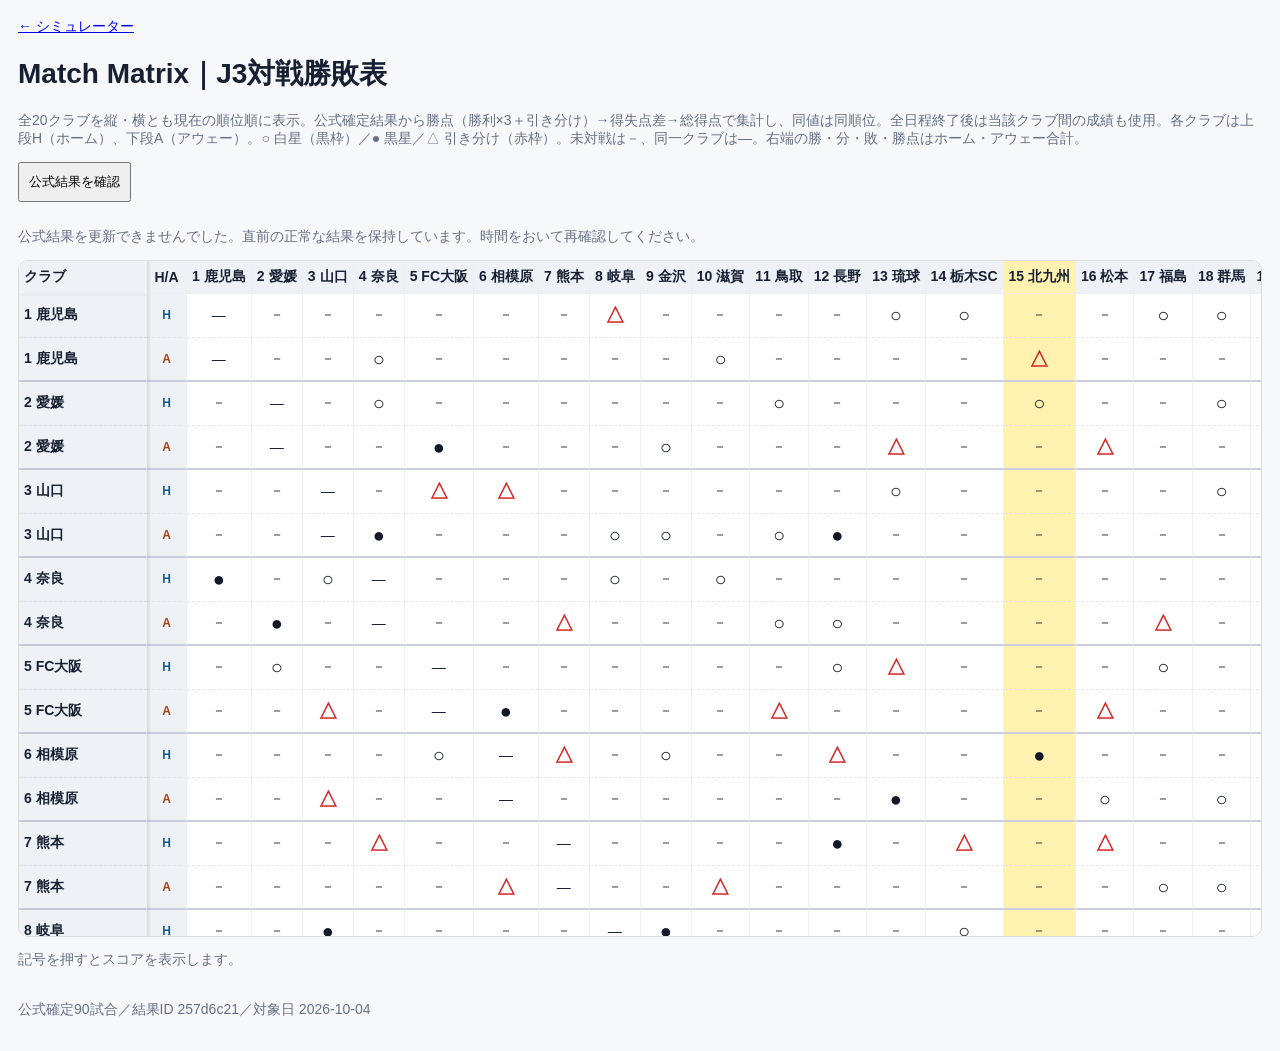
<file: match-matrix/index.html>
<!doctype html><html lang="ja"><head><meta charset="utf-8"><meta name="viewport" content="width=device-width,initial-scale=1"><title>J3 Match Matrix</title><style>
body{font:14px -apple-system,"Noto Sans JP",sans-serif;background:#f7f8fa;color:#172033;margin:0;padding:18px}main{max-width:1250px;margin:auto}.wrap{overflow:auto;max-height:75vh;background:white;border:1px solid #ddd;border-radius:10px}table{border-spacing:0;border-collapse:separate;table-layout:fixed}th,td{padding:7px 5px;border-right:1px solid #eee;border-bottom:1px solid #eee;white-space:nowrap;text-align:center;min-width:40px}thead th{position:sticky;top:0;background:#eef1f5;z-index:2}tbody tr{height:44px}tbody td.club-name,tbody td.venue-cell{vertical-align:middle;overflow:hidden;text-overflow:ellipsis}td.club-name,thead th.club-header{position:sticky;left:0;z-index:5;background:#eef1f5;text-align:left;min-width:128px;width:128px;max-width:128px;box-sizing:border-box;box-shadow:2px 0 3px #0000001a}td.venue-cell,thead th.venue-header{position:sticky;left:128px;z-index:4;background:#eef1f5;min-width:40px;width:40px;box-sizing:border-box}thead th.club-header{z-index:8}thead th.venue-header{z-index:7}.club-row.kita td.club-name,.club-row.kita td.venue-cell{background:#fff2b0!important}@media(max-width:600px){td.club-name,thead th.club-header{min-width:112px;width:112px;max-width:112px;padding:8px 4px;font-size:12px}td.venue-cell,thead th.venue-header{left:112px}}.kita th,.kita td,.kitacol{background:#fff2b0!important}.win{color:#111827}.loss{color:#111827}.draw{color:#d62828}.result-symbol{display:inline-block;font-size:20px;line-height:1.1;font-weight:900}.result-symbol.win{color:#111827}.result-symbol.loss{color:#111827}.result-symbol.draw{color:#d62828}.match-mark{display:inline-flex;align-items:center;justify-content:center;margin:0 2px} .venue-cell{font-size:12px;font-weight:900;min-width:26px}.venue-cell.home{color:#175c96}.venue-cell.away{color:#a24118}.club-name{font-weight:900}.club-row.away-row td,.club-row.away-row th{border-bottom:2px solid #c9d0dc}.club-row.home-row td,.club-row.home-row th{border-bottom:1px dashed #e2e6ee}.total-cell{font-weight:800}.venue-label{font-size:12px;line-height:1;font-weight:900;color:#344054}.match-mark.away .venue-label{color:#a24118}.match-mark.home .venue-label{color:#175c96}td button{display:inline-flex;align-items:center;justify-content:center;gap:3px}td button{border:0;background:transparent;font:inherit;font-weight:bold;color:inherit;cursor:pointer}#detail{min-height:36px}p{color:#667085}button#refresh{padding:9px;margin-bottom:12px}
</style></head><body><main><a href="../">← シミュレーター</a><h1>Match Matrix｜J3対戦勝敗表</h1><p>全20クラブを縦・横とも現在の順位順に表示。公式確定結果から勝点（勝利×3＋引き分け）→得失点差→総得点で集計し、同値は同順位。全日程終了後は当該クラブ間の成績も使用。各クラブは上段H（ホーム）、下段A（アウェー）。○ 白星（黒枠）／● 黒星／△ 引き分け（赤枠）。未対戦は－、同一クラブは—。右端の勝・分・敗・勝点はホーム・アウェー合計。</p><button id="refresh">公式結果を確認</button><p id="status" role="status">読込中</p><div class="wrap"><table aria-label="20クラブ対戦勝敗表"><thead id="head"></thead><tbody id="body"></tbody></table></div><p id="detail" aria-live="polite">記号を押すとスコアを表示します。</p><p id="audit"></p></main><script src="../official-api-config.js?v=2abf363444e1"></script><script src="../shared-results.js?v=7fc6302eb764"></script><script>
const teams=["岐阜","愛媛","鹿児島","相模原","鳥取","FC大阪","長野","滋賀","熊本","栃木SC","琉球","讃岐","山口","奈良","高知","北九州","松本","金沢","群馬","福島"],$=id=>document.getElementById(id);
let selectedMatch=null;
function aggregate(games){
 const cells=new Map(teams.map(t=>[t,new Map()])),stats=new Map(teams.map(t=>[t,{w:0,d:0,l:0,gf:0,ga:0}]));
 for(const g of games){
  if(!Array.isArray(g)||g.length!==4||!teams.includes(g[0])||!teams.includes(g[1])||g[0]===g[1]||!g.slice(2).every(n=>Number.isInteger(n)&&n>=0&&n<=30))throw Error('不正な試合データ');
  const [h,a,hg,ag]=g;
  for(const [club,opp,gf,ga,home] of [[h,a,hg,ag,true],[a,h,ag,hg,false]]){
   const m=cells.get(club),arr=m.get(opp)||[],symbol=gf>ga?'○':gf<ga?'●':'△';
   arr.push({symbol,gf,ga,home});m.set(opp,arr);const st=stats.get(club);st[gf>ga?'w':gf<ga?'l':'d']++;st.gf+=gf;st.ga+=ga;
  }
 }
 if([...stats.values()].reduce((sum,s)=>sum+s.w+s.d+s.l,0)!==games.length*2)throw Error('集計不一致');
 return {cells,stats};
}
function rankedClubs(stats,games){
 const rows=teams.map((club,index)=>{const s=stats.get(club);return {club,index,pts:3*s.w+s.d,gd:s.gf-s.ga,gf:s.gf}});
 const compare=(a,b)=>b.pts-a.pts||b.gd-a.gd||b.gf-a.gf;
 rows.sort((a,b)=>compare(a,b)||a.index-b.index);
 const finished=games.length===teams.length*(teams.length-1);
 for(let start=0;start<rows.length;){
  let end=start+1;while(end<rows.length&&compare(rows[start],rows[end])===0)end++;
  const group=rows.slice(start,end),clubs=new Set(group.map(r=>r.club));
  for(const r of group){
   r.h2h={pts:0,gd:0,gf:0};
   if(finished)for(const [h,a,hg,ag] of games){
    if(!clubs.has(h)||!clubs.has(a)||(h!==r.club&&a!==r.club))continue;
    const gf=h===r.club?hg:ag,ga=h===r.club?ag:hg;
    r.h2h.pts+=gf>ga?3:gf===ga?1:0;r.h2h.gd+=gf-ga;r.h2h.gf+=gf;
   }
  }
  const tieCompare=(a,b)=>b.h2h.pts-a.h2h.pts||b.h2h.gd-a.h2h.gd||b.h2h.gf-a.h2h.gf;
  group.sort((a,b)=>tieCompare(a,b)||a.index-b.index);
  for(let i=0;i<group.length;i++)group[i].rank=i>0&&tieCompare(group[i-1],group[i])===0?group[i-1].rank:start+i+1;
  rows.splice(start,group.length,...group);start=end;
 }
 return rows;
}
function renderDetail(cells){
 if(selectedMatch){
  const {club,opp,home}=selectedMatch,ms=(cells.get(club)?.get(opp)||[]).filter(m=>m.home===home);
  if(ms.length){$('detail').textContent=club+' 対 '+opp+'（'+(home?'ホーム':'アウェー')+'）：'+ms.map(m=>m.gf+'－'+m.ga+'（'+m.symbol+'）').join(' ／ ');return}
  selectedMatch=null;
 }
 $('detail').textContent='記号を押すとスコアを表示します。';
}
function render(){
 try{
  const games=J3Results.initialGames,{cells,stats}=aggregate(games),rows=rankedClubs(stats,games),orderedTeams=rows.map(r=>r.club),ranks=new Map(rows.map(r=>[r.club,r.rank]));
  $('head').replaceChildren();$('body').replaceChildren();
  const hr=document.createElement('tr');
  for(const name of ['クラブ','H/A',...orderedTeams,'勝','分','敗','勝点']){const th=document.createElement('th');th.textContent=ranks.has(name)?ranks.get(name)+' '+name:name;if(name==='北九州')th.className='kitacol';if(name==='クラブ')th.classList.add('club-header');if(name==='H/A')th.classList.add('venue-header');hr.append(th)}$('head').append(hr);
  for(const club of orderedTeams){
   const st=stats.get(club);
   for(const home of [true,false]){
    const tr=document.createElement('tr');tr.className='club-row '+(home?'home-row':'away-row')+(club==='北九州'?' kita':'');
    {const th=document.createElement('td');th.textContent=ranks.get(club)+' '+club;th.className='club-name';tr.append(th)}
    const venue=document.createElement('td');venue.className='venue-cell '+(home?'home':'away');venue.textContent=home?'H':'A';venue.setAttribute('aria-label',home?'ホーム':'アウェー');tr.append(venue);
    for(const opp of orderedTeams){
     const td=document.createElement('td');if(opp==='北九州')td.classList.add('kitacol');
     const ms=(cells.get(club).get(opp)||[]).filter(m=>m.home===home);
     if(club===opp)td.textContent='—';else if(!ms.length)td.textContent='－';else{
      const btn=document.createElement('button');
      for(const m of ms){const mark=document.createElement('span');mark.className='match-mark';const sym=document.createElement('span');sym.className='result-symbol '+(m.symbol==='○'?'win':m.symbol==='●'?'loss':'draw');sym.textContent=m.symbol;mark.append(sym);btn.append(mark)}
      btn.setAttribute('aria-label',club+'対'+opp+' '+(home?'ホーム':'アウェー')+'：'+ms.map(m=>m.symbol).join('、'));
      btn.onclick=()=>{selectedMatch={club,opp,home};renderDetail(cells)};
      td.append(btn);
     }
     tr.append(td);
    }
    if(home){for(const n of [st.w,st.d,st.l,3*st.w+st.d]){const td=document.createElement('td');td.textContent=n;td.rowSpan=2;td.className='total-cell';tr.append(td)}}
    $('body').append(tr);
   }
  }
  renderDetail(cells);$('status').textContent=J3Results.statusText();$('audit').textContent='公式確定'+games.length+'試合／結果ID '+J3Results.resultId()+'／対象日 '+J3Results.baseDate;
 }catch(e){$('status').textContent='表示エラー：'+e.message}
}
async function refresh(force=false){$('refresh').disabled=true;try{const pending=J3Results.refreshOfficial(force);$('status').textContent=J3Results.statusText();await pending;render()}catch(e){$('status').textContent='公式結果を更新できませんでした。直前の表示を保持しています。'}finally{$('refresh').disabled=false}}
$('refresh').onclick=()=>refresh(true);
window.addEventListener('storage',e=>{if(e.key===J3Results.feedKey){J3Results.restoreCachedFeed();render()}});
window.addEventListener('focus',()=>refresh());
document.addEventListener('visibilitychange',()=>{if(!document.hidden)refresh()});
setInterval(()=>{if(!document.hidden)refresh()},300000);
render();refresh();
</script></body></html>
</file>
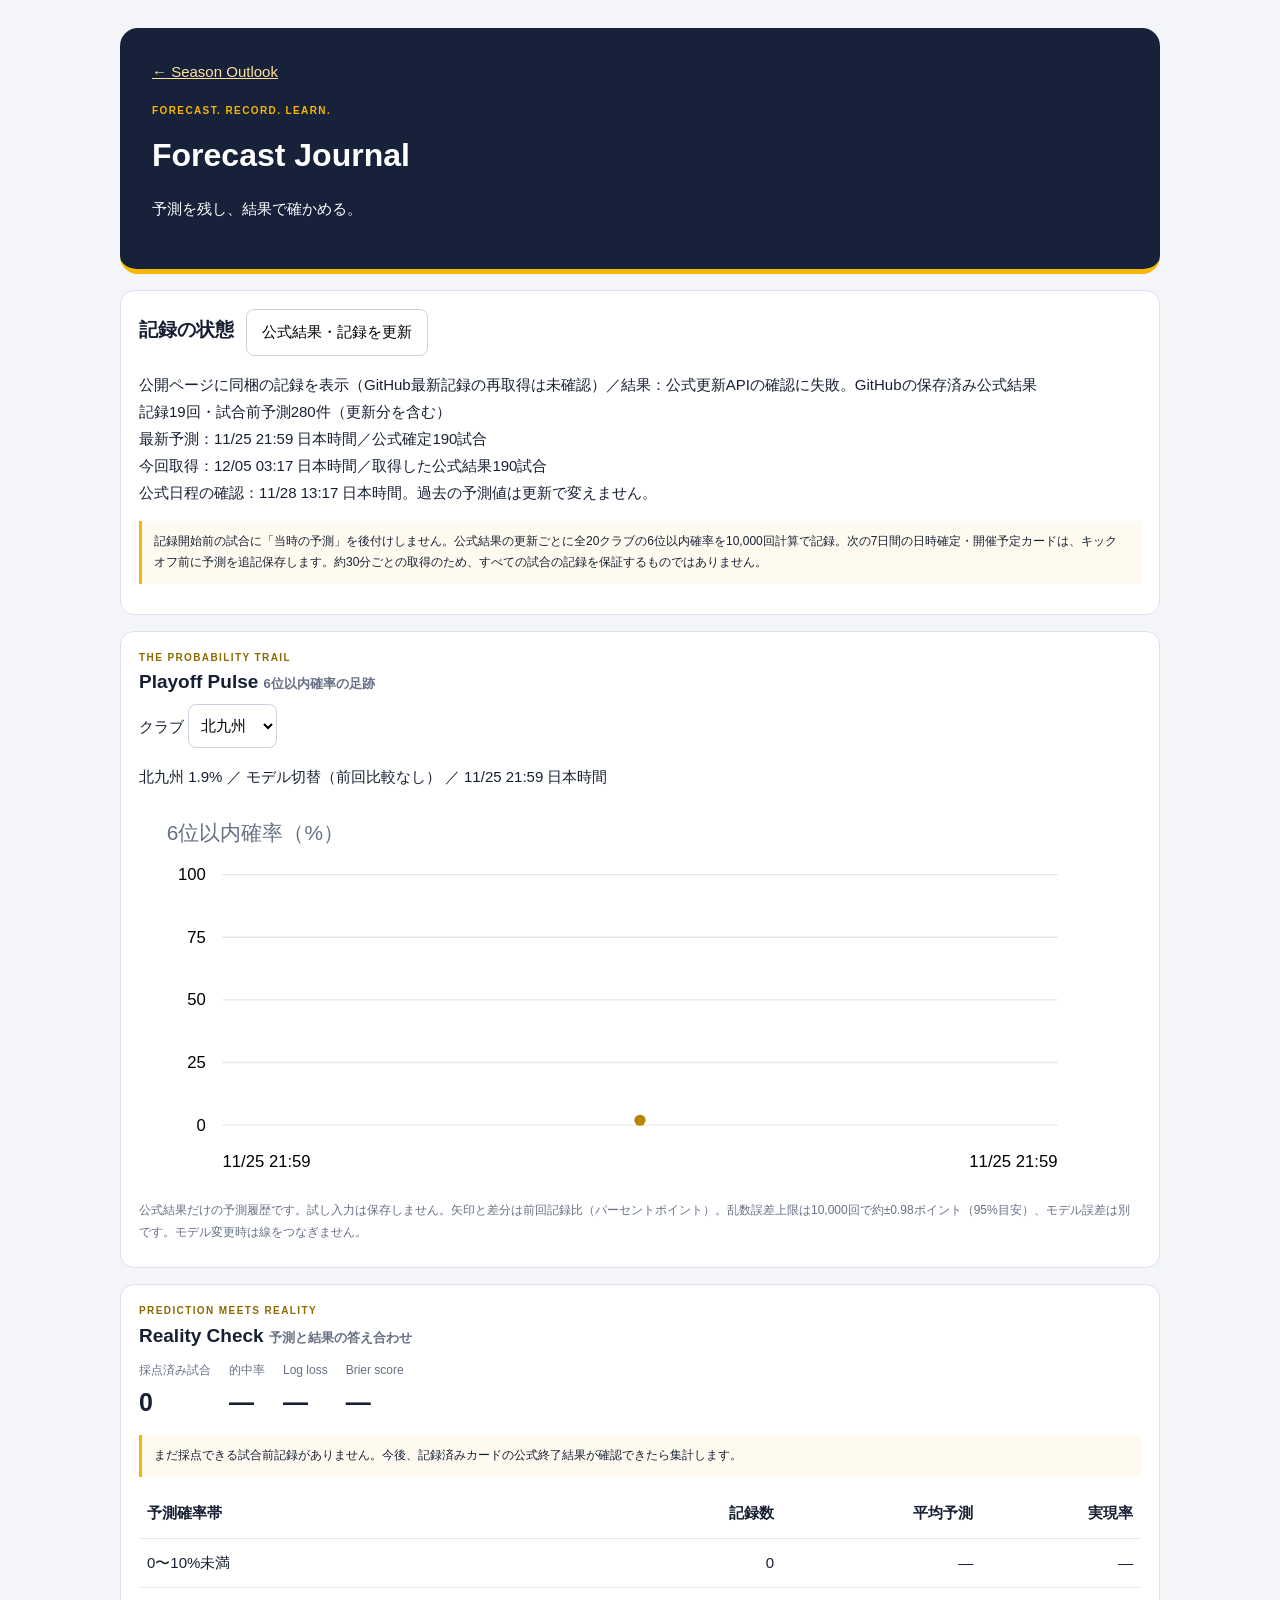
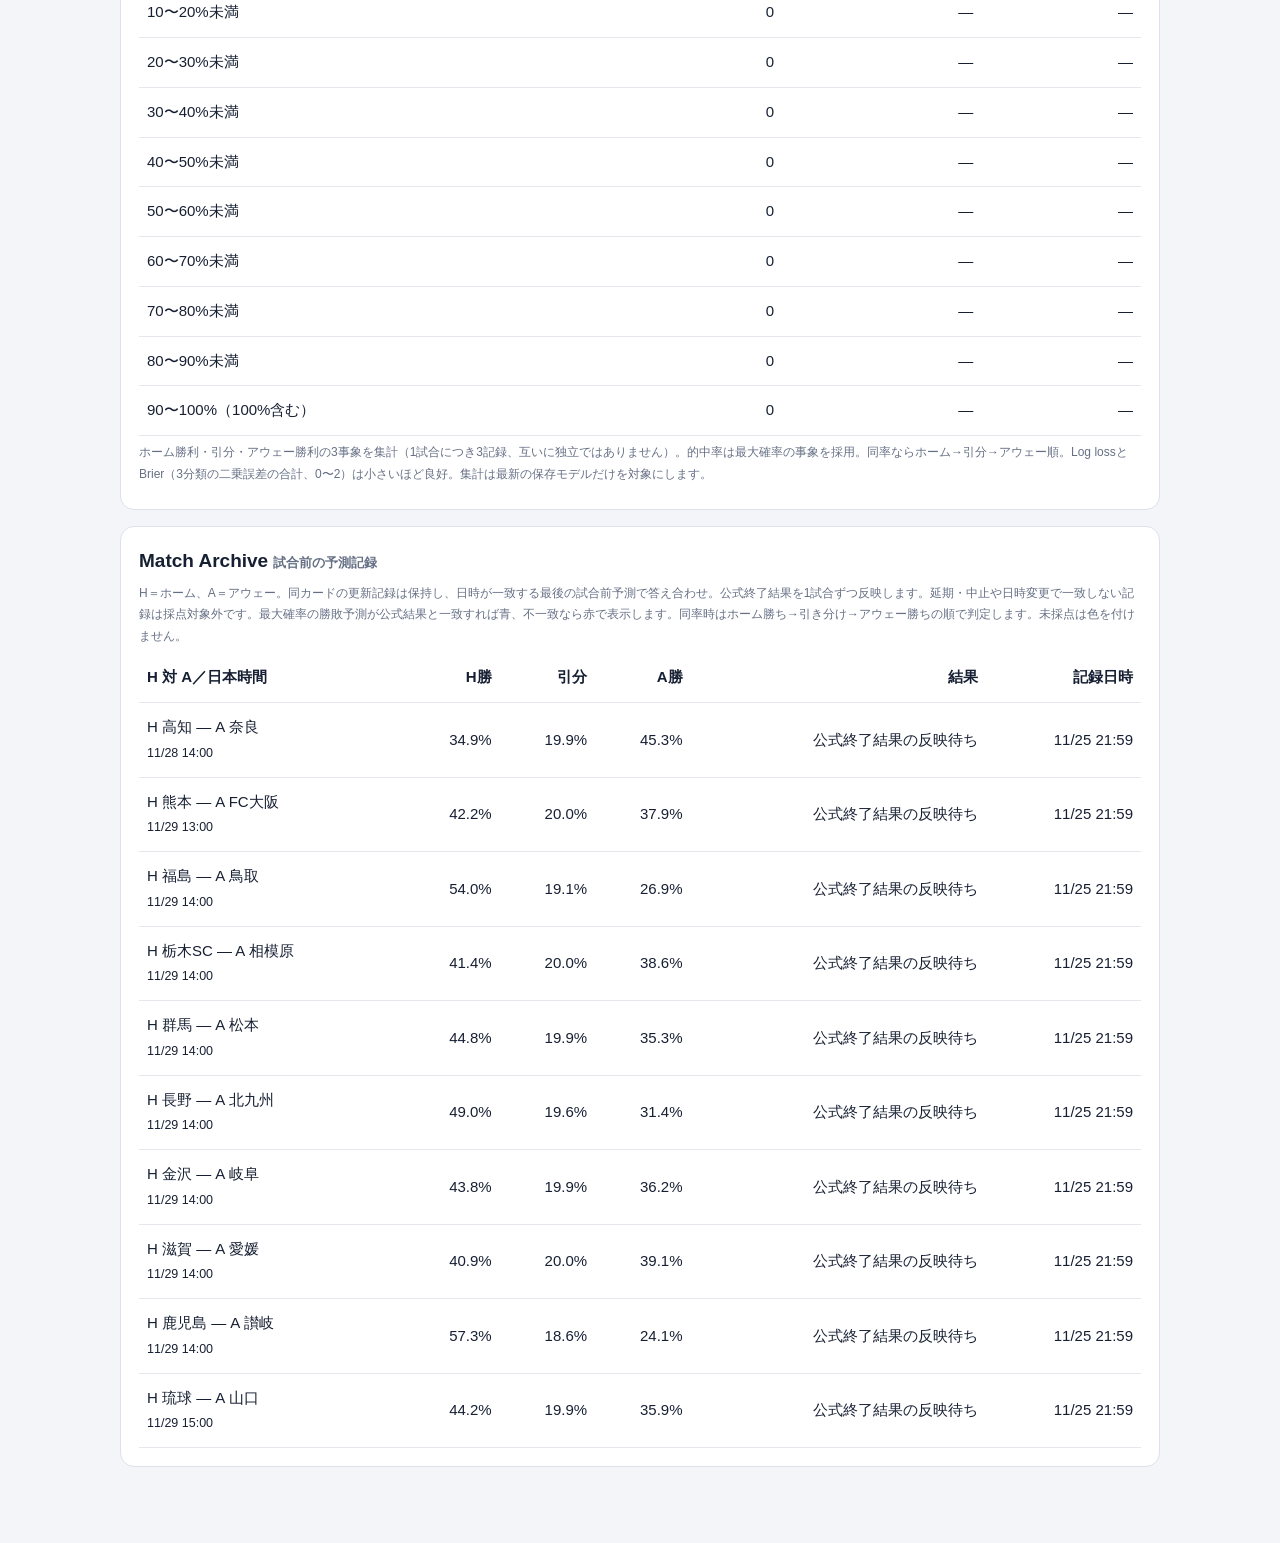
<file: prediction-journal/index.html>
<!doctype html>
<html lang="ja"><head><meta charset="utf-8"><meta name="viewport" content="width=device-width,initial-scale=1"><title>J3 Forecast Journal · 2026/27</title>
<meta name="theme-color" content="#14213d"><link rel="stylesheet" href="../forecast-insights.css?v=4acffcdd2e3a">
<style>*{box-sizing:border-box}body{margin:0;background:#f3f5f9;color:#172033;font:15px/1.65 -apple-system,BlinkMacSystemFont,"Segoe UI",sans-serif}main{max-width:1080px;margin:auto;padding:28px 20px 60px}header{padding:32px;border-radius:18px;background:#17213a;border-bottom:5px solid #f5b700;color:#fff}header a{color:#ffe19a}h1{margin:10px 0;font-size:32px}h2 small{font-size:13px;color:#667085}button{min-height:44px;padding:10px 15px;border:1px solid #cbd2df;border-radius:8px;font:inherit;background:#fff;cursor:pointer}#journalStatus{white-space:pre-line}.journal-metrics{display:flex;gap:18px;flex-wrap:wrap}.journal-metrics strong{display:block;font-size:25px}.journal-metrics span{font-size:12px;color:#667085}#journalTrend svg,#calibrationChart svg{min-width:500px}#matchArchive tr.archive-hit td{background:#e9f3ff;color:#1256a0}#matchArchive tr.archive-miss td{background:#fff0f0;color:#b4232c}#matchArchive tr.archive-hit td:first-child,#matchArchive tr.archive-miss td:first-child{font-weight:800}a{color:#174a8b}@media(max-width:600px){main{padding:14px 10px}header{padding:24px 18px}h1{font-size:27px}}</style></head>
<body><main><header><a href="../">← Season Outlook</a><div class="insight-kicker" style="color:#f5b700;margin-top:18px">Forecast. Record. Learn.</div><h1>Forecast Journal</h1><p>予測を残し、結果で確かめる。</p></header>
<section class="insight-card"><div class="insight-actions"><h2>記録の状態</h2><button id="refreshJournal" type="button">公式結果・記録を更新</button></div><p id="journalStatus" role="status">保存済みの予測記録を確認中…</p><p class="insight-note">記録開始前の試合に「当時の予測」を後付けしません。公式結果の更新ごとに全20クラブの6位以内確率を10,000回計算で記録。次の7日間の日時確定・開催予定カードは、キックオフ前に予測を追記保存します。約30分ごとの取得のため、すべての試合の記録を保証するものではありません。</p></section>
<section class="insight-card"><div class="insight-kicker">The probability trail</div><h2>Playoff Pulse <small>6位以内確率の足跡</small></h2><label for="journalClub">クラブ</label> <select id="journalClub"></select><p id="trendSummary" aria-live="polite"></p><div class="insight-scroll" id="journalTrend"></div><p class="sub">公式結果だけの予測履歴です。試し入力は保存しません。矢印と差分は前回記録比（パーセントポイント）。乱数誤差上限は10,000回で約±0.98ポイント（95%目安）、モデル誤差は別です。モデル変更時は線をつなぎません。</p></section>
<section class="insight-card"><div class="insight-kicker">Prediction meets reality</div><h2>Reality Check <small>予測と結果の答え合わせ</small></h2><div id="scoreSummary" class="journal-metrics"></div><p id="sampleNote" class="insight-note"></p><div class="insight-scroll" id="calibrationChart"></div><div class="insight-scroll"><table><thead><tr><th>予測確率帯</th><th>記録数</th><th>平均予測</th><th>実現率</th></tr></thead><tbody id="calibrationRows"></tbody></table></div><p class="sub">ホーム勝利・引分・アウェー勝利の3事象を集計（1試合につき3記録、互いに独立ではありません）。的中率は最大確率の事象を採用。同率ならホーム→引分→アウェー順。Log lossとBrier（3分類の二乗誤差の合計、0〜2）は小さいほど良好。集計は最新の保存モデルだけを対象にします。</p></section>
<section class="insight-card"><h2>Match Archive <small>試合前の予測記録</small></h2><p class="sub">H＝ホーム、A＝アウェー。同カードの更新記録は保持し、日時が一致する最後の試合前予測で答え合わせ。公式終了結果を1試合ずつ反映します。延期・中止や日時変更で一致しない記録は採点対象外です。最大確率の勝敗予測が公式結果と一致すれば青、不一致なら赤で表示します。同率時はホーム勝ち→引き分け→アウェー勝ちの順で判定します。未採点は色を付けません。</p><div class="insight-scroll"><table><thead><tr><th>H 対 A／日本時間</th><th>H勝</th><th>引分</th><th>A勝</th><th>結果</th><th>記録日時</th></tr></thead><tbody id="matchArchive"></tbody></table></div></section>
</main><script src="../official-api-config.js?v=2abf363444e1"></script><script src="../forecast-insights.js?v=3aac95886a59"></script><script src="journal.js?v=2f3caaee9c97"></script></body></html>
</file>
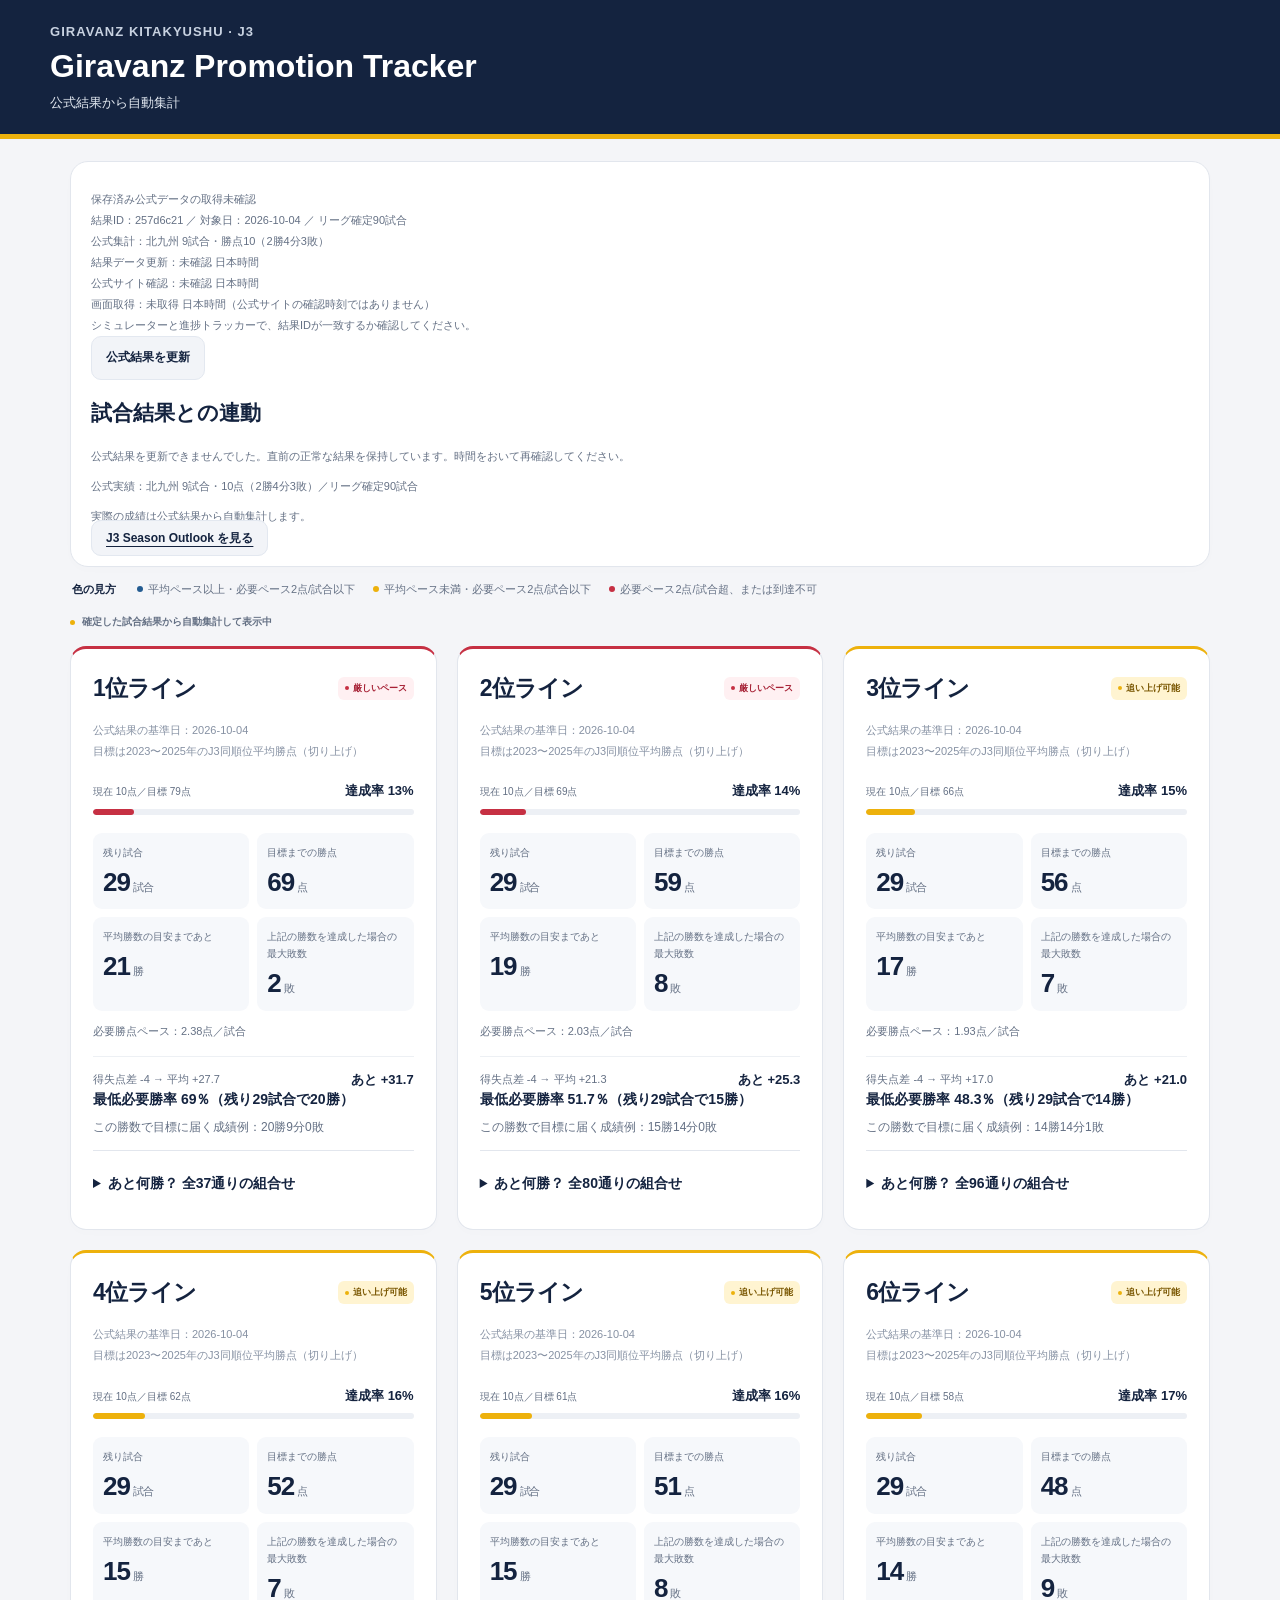
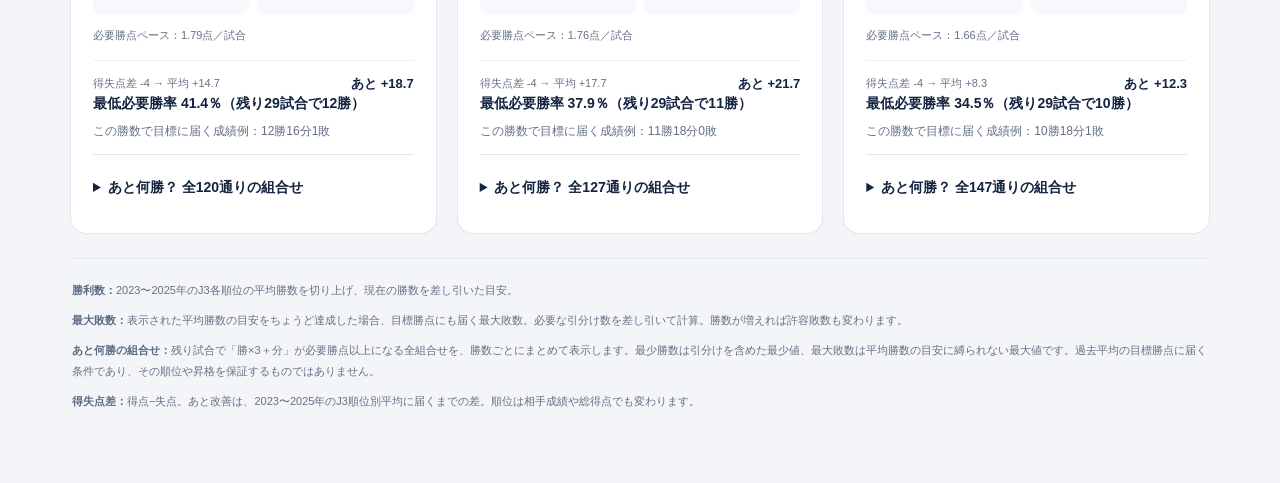
<file: progress-tracker/index.html>
<!doctype html>
<html lang="ja">
<head>
  <meta charset="utf-8">
  <meta name="viewport" content="width=device-width, initial-scale=1">
  <meta name="theme-color" content="#101d35">
  <meta name="description" content="ギラヴァンツ北九州のJ3上位6位ライン進捗と残り試合の勝点目安">
  <title>Giravanz Promotion Tracker</title>
  <style>
    :root{color-scheme:light;--navy:#101d35;--ink:#17243b;--muted:#65738a;--line:#dce3ec;--paper:#f2f5f9;--yellow:#f5c542;--blue:#2878d0;--red:#d94343;--good:#1767b1;--warn:#a76b00;--bad:#b3262d}
    *{box-sizing:border-box}body{margin:0;background:var(--paper);color:var(--ink);font-family:system-ui,-apple-system,"Hiragino Kaku Gothic ProN","Noto Sans JP",sans-serif;line-height:1.5}
    header{background:var(--navy);color:#fff;padding:22px max(20px,calc((100vw - 1180px)/2));border-bottom:5px solid var(--yellow)}
    .brand{font-size:13px;letter-spacing:.08em;color:#c8d2e1;font-weight:700}.title{font-size:clamp(22px,3vw,32px);line-height:1.2;margin:5px 0 0;font-weight:800}
    main{max-width:1180px;margin:22px auto;padding:0 20px 40px}.panel{background:#fff;border:1px solid var(--line);border-radius:14px;box-shadow:0 4px 16px #17243b0a}
    .inputs{padding:18px 20px;margin-bottom:14px}.section-head{display:flex;align-items:baseline;justify-content:space-between;gap:12px;margin-bottom:14px}.section-head h2{font-size:17px;margin:0}.hint{font-size:13px;color:var(--muted)}.input-panel.test{border:2px dashed #9aabc0;background:#fbfcfe}.input-actions{display:flex;flex-wrap:wrap;gap:9px;margin-top:10px}.action{border:0;border-radius:8px;padding:10px 15px;font-family:inherit;font-size:15px;font-weight:700;cursor:pointer;background:var(--navy);color:#fff}.action.secondary{background:#e8eef6;color:var(--ink)}.action:hover{filter:brightness(1.08)}.input-note{font-size:13px;color:var(--muted);margin:9px 0 0}.view-label{font-size:14px;font-weight:750;margin:0 0 12px;padding:10px 13px;border-radius:9px;background:#e7f2ff;color:#135c9e}.view-label.test-view{background:#fff4d2;color:#805500}
    .input-grid{display:grid;grid-template-columns:repeat(7,minmax(88px,1fr));gap:10px}.field label{display:block;color:var(--muted);font-size:13px;font-weight:700;margin-bottom:5px}.field input{width:100%;height:42px;border:1px solid #c7d0dc;border-radius:8px;padding:7px 10px;font-family:inherit;font-size:17px;font-weight:600;color:var(--ink);background:#fff}.field input:focus{outline:3px solid #2878d033;border-color:var(--blue)}
    .validation{min-height:22px;color:var(--bad);font-size:13px;font-weight:650;margin-top:8px}
    .legend{display:flex;flex-wrap:wrap;gap:9px 18px;align-items:center;padding:0 2px;margin:0 0 12px;color:var(--muted);font-size:13px}.legend strong{color:var(--ink)}.legend-item{display:flex;align-items:center;gap:6px}.dot{width:11px;height:11px;border-radius:50%;display:inline-block}.dot.blue{background:var(--blue)}.dot.yellow{background:var(--yellow)}.dot.red{background:var(--red)}
    .cards{display:grid;grid-template-columns:repeat(3,minmax(0,1fr));gap:14px}.card{padding:16px 17px 15px;position:relative;overflow:hidden;border-top:4px solid var(--line)}.card.blue{border-top-color:var(--blue)}.card.yellow{border-top-color:var(--yellow)}.card.red{border-top-color:var(--red)}
    .card-top{display:flex;justify-content:space-between;align-items:center;gap:10px;margin-bottom:10px}.rank{font-size:21px;font-weight:850;letter-spacing:.01em}.flag{display:inline-flex;align-items:center;gap:6px;padding:4px 9px;border-radius:99px;font-size:12px;font-weight:800;white-space:nowrap}.flag.blue{color:#135c9e;background:#e7f2ff}.flag.yellow{color:#805500;background:#fff4d2}.flag.red{color:#a3232c;background:#ffebeb}
    .target{font-size:13px;color:var(--muted)}.target b{font-size:16px;color:var(--ink)}.progress-head{display:flex;justify-content:space-between;gap:8px;align-items:baseline;margin:13px 0 5px;font-size:13px}.progress-head b{font-size:17px}.track{height:9px;border-radius:99px;background:#e8edf3;overflow:hidden}.fill{height:100%;border-radius:99px;background:var(--blue);width:0;transition:width .2s}.card.yellow .fill{background:var(--yellow)}.card.red .fill{background:var(--red)}
    .key-metrics{display:grid;grid-template-columns:1fr 1fr;gap:8px;margin-top:14px}.metric{background:#f5f7fa;border-radius:9px;padding:9px 10px}.metric span{display:block;color:var(--muted);font-size:12px}.metric b{display:block;font-size:22px;line-height:1.2;margin-top:2px}.metric b small{font-size:13px;font-weight:700}.subline{color:var(--muted);font-size:12px;margin-top:9px}.gd{margin-top:10px;padding-top:9px;border-top:1px solid var(--line);font-size:13px;display:flex;justify-content:space-between;gap:8px}.gd b{font-size:16px;color:var(--ink)}
    .method{margin-top:16px;padding:13px 16px;color:#536176;font-size:13px;line-height:1.65}.method strong{color:var(--ink)}.method p{margin:2px 0}.asof{color:#e4eaf2;font-size:13px;margin-top:8px}dialog{width:min(520px,calc(100% - 28px));border:0;border-radius:14px;padding:22px;color:var(--ink);box-shadow:0 16px 50px #101d3566}dialog::backdrop{background:#101d3580}dialog h2{margin:0 0 8px;font-size:20px}dialog p{color:var(--muted);margin:0 0 14px} .confirm-grid{display:grid;grid-template-columns:1fr 1fr;gap:8px;margin:0 0 16px}.confirm-cell{background:#f5f7fa;padding:9px 11px;border-radius:8px}.confirm-cell span{display:block;color:var(--muted);font-size:13px}.confirm-cell b{font-size:17px}
    .win-plans{margin-top:14px;border-top:1px solid var(--line);padding-top:12px}.win-plans summary{cursor:pointer;font-weight:800;font-size:14px;min-height:44px;padding:10px 0}.plan-summary{margin:0 0 8px;font-size:14px;font-weight:750}.plan-note{font-size:12px;color:var(--muted);margin:8px 0}.plan-table{width:100%;border-collapse:collapse;font-size:13px;font-variant-numeric:tabular-nums}.plan-table caption{text-align:left;color:var(--muted);font-size:12px;padding:0 0 8px}.plan-table th,.plan-table td{padding:7px 4px;text-align:center;border-bottom:1px solid var(--line)}.plan-table th{background:var(--navy);color:#fff}.plan-table tbody tr:nth-child(even){background:#f5f7fa}.plan-table td:first-child{font-weight:800}
    @media(max-width:850px){.input-grid{grid-template-columns:repeat(4,minmax(0,1fr))}.cards{grid-template-columns:repeat(2,minmax(0,1fr))}}
    @media(max-width:560px){header{padding:18px 16px}main{padding:0 12px 26px;margin:14px auto}.inputs{padding:15px 13px}.section-head{align-items:flex-start;flex-direction:column;gap:2px}.input-grid{grid-template-columns:repeat(2,minmax(0,1fr));gap:9px}.cards{grid-template-columns:1fr;gap:10px}.card{padding:14px}.legend{gap:7px 12px}.metric b{font-size:20px}}
  </style>
  <link rel="stylesheet" href="../giravanz-theme.css?v=20261006-1">
</head>
<body>
  <header>
    <div class="brand">GIRAVANZ KITAKYUSHU · J3</div>
    <h1 class="title">Giravanz Promotion Tracker</h1>
    <div class="asof">公式結果から自動集計</div>
  </header>
  <main>
    <section class="panel inputs" aria-labelledby="sync-title">
      <p id="verification" class="input-note" aria-live="polite" style="white-space:pre-line"></p><button class="action secondary" id="refresh-official" type="button">最新結果を確認する</button><h2 id="sync-title">試合結果との連動</h2><p id="auto-status" class="input-note" aria-live="polite">公式結果の自動取得を確認中です。</p>
      <p id="sync-status" class="input-note" aria-live="polite"></p>
      <p class="input-note">実際の成績は公式結果から自動集計します。</p>
      <a class="action secondary" href="../">J3 Season Outlook を見る</a>
    </section>

    <div class="legend" aria-label="判定の説明">
      <strong>色の見方</strong>
      <span class="legend-item"><i class="dot blue"></i>平均ペース以上・必要ペース2点/試合以下</span>
      <span class="legend-item"><i class="dot yellow"></i>平均ペース未満・必要ペース2点/試合以下</span>
      <span class="legend-item"><i class="dot red"></i>必要ペース2点/試合超、または到達不可</span>
    </div>
    <div class="view-label" id="view-label" aria-live="polite">公式結果を集計しています</div>
    <section class="cards" id="cards" aria-label="順位別進捗"></section>
    <section class="panel method" aria-label="計算方法">
      <p><strong>勝利数：</strong>2023〜2025年のJ3各順位の平均勝数を切り上げ、現在の勝数を差し引いた目安。</p>
      <p><strong>最大敗数：</strong>表示された平均勝数の目安をちょうど達成した場合、目標勝点にも届く最大敗数。必要な引分け数を差し引いて計算。勝数が増えれば許容敗数も変わります。</p>
      <p><strong>あと何勝の組合せ：</strong>残り試合で「勝×3＋分」が必要勝点以上になる全組合せを、勝数ごとにまとめて表示します。最少勝数は引分けを含めた最少値、最大敗数は平均勝数の目安に縛られない最大値です。過去平均の目標勝点に届く条件であり、その順位や昇格を保証するものではありません。</p>
      <p><strong>得失点差：</strong>得点−失点。あと改善は、2023〜2025年のJ3順位別平均に届くまでの差。順位は相手成績や総得点でも変わります。</p>
    </section>
  </main>
  <script src="../official-api-config.js?v=2abf363444e1"></script>
  <script src="../shared-results.js?v=7fc6302eb764"></script>
  <script>
    const TOTAL=38;
    const history=[
      {rank:1,pts:[73,85,77],w:[21,25,23],d:[10,10,8],l:[7,3,7],gd:[11,40,32]},
      {rank:2,pts:[62,73,72],w:[18,22,21],d:[8,7,9],l:[12,9,8],gd:[17,24,23]},
      {rank:3,pts:[62,64,71],w:[19,16,21],d:[5,16,8],l:[14,6,9],gd:[11,18,22]},
      {rank:4,pts:[59,60,67],w:[16,16,19],d:[11,12,10],l:[11,10,9],gd:[12,16,16]},
      {rank:5,pts:[57,59,66],w:[15,18,18],d:[12,5,12],l:[11,15,8],gd:[13,15,25]},
      {rank:6,pts:[56,58,59],w:[14,15,18],d:[14,13,5],l:[10,10,15],gd:[5,12,8]}
    ];
    const avg=a=>a.reduce((x,y)=>x+y,0)/a.length;
    const ceil=x=>Math.ceil(x-1e-10);
    const $=id=>document.getElementById(id);
    const fields=[['played','消化試合',38],['points','勝点',114],['wins','勝',38],['draws','分',38],['losses','敗',38],['gf','得点',null],['ga','失点',null]];
    const defaults={asofDate:'2026-10-04',played:9,points:10,wins:2,draws:4,losses:3,gf:12,ga:16};
    let mainStats={...defaults}, activeStats=mainStats, activeView='linked', syncHasExtras=false;
    function refreshLinkedResults(force=false) {
      const data=J3Results.clubStats();
      const actual=data.stats;
      mainStats={...actual};
      $('sync-status').textContent=`公式実績：北九州 ${actual.played}試合・${actual.points}点（${actual.wins}勝${actual.draws}分${actual.losses}敗）／リーグ確定${data.games.length}試合`;
      showResults(actual,'linked');
    }

    function validate(s){
      const problems=[];
      if(fields.some(([id])=>!Number.isFinite(s[id])||!Number.isInteger(s[id])||s[id]<0)) problems.push('すべて0以上の整数で入力してください。');
      if(typeof s.asofDate!=='string'||!/^\d{4}-\d{2}-\d{2}$/.test(s.asofDate)||!Number.isFinite(Date.parse(s.asofDate))||new Date(s.asofDate).toISOString().slice(0,10)!==s.asofDate) problems.push('入力成績の基準日を正しい日付で入力してください。');
      if(s.played>TOTAL) problems.push('消化試合は38以下で入力してください。');
      if(s.wins+s.draws+s.losses!==s.played) problems.push('勝・分・敗の合計を消化試合数に合わせてください。');
      if(3*s.wins+s.draws!==s.points) problems.push('勝点は「勝×3＋分」と一致させてください。');
      return problems;
    }
    function showResults(s,view){
      activeStats=s;activeView=view;
      $('view-label').textContent='確定した試合結果から自動集計して表示中';
      $('view-label').className='view-label';
      render();renderVerification();
    }
    function renderVerification(){const report=J3Results.verification(activeStats,activeView==='linked'&&J3Results.resultId(J3Results.readConfirmed().games)===J3Results.resultId());$('verification').textContent=report.text;$('verification').dataset.verified=String(report.ok);$('auto-status').textContent=J3Results.statusText(report.ok);}
    function winningPlans(left,needPts){
      const groups=[];let count=0;
      for(let wins=0;wins<=left;wins++){
        const minDraws=Math.max(0,needPts-3*wins),maxDraws=left-wins;
        if(minDraws>maxDraws)continue;
        const maxLosses=left-wins-minDraws;
        groups.push({wins,minDraws,maxDraws,maxLosses});count+=maxDraws-minDraws+1;
      }
      return {groups,count,minWins:groups.length?groups[0].wins:null,maxLosses:groups.length?Math.max(...groups.map(g=>g.maxLosses)):null};
    }
    function renderRequiredRates(left,need){
      if(need===0)return '<p class="plan-summary">目標勝点に到達済み</p>';
      if(need>3*left)return '<p class="plan-summary">目標勝点には到達不可</p>';
      const wins=Math.max(0,Math.ceil((need-left)/2));
      const draws=Math.max(0,need-3*wins);
      const losses=left-wins-draws;
      const rate=(100*wins/left).toLocaleString('ja-JP',{maximumFractionDigits:1});
      return `<p class="plan-summary">最低必要勝率 <strong>${rate}％</strong>（残り${left}試合で${wins}勝）</p>
        <p class="plan-note">この勝数で目標に届く成績例：${wins}勝${draws}分${losses}敗</p>`;
    }
    function renderWinningPlans(rank,target,s,left){
      const need=Math.max(0,target-s.points),plan=winningPlans(left,need);
      const range=(a,b)=>a===b?String(a):`${a}〜${b}`;
      if(!plan.count)return `<details class="win-plans" data-plan-rank="${rank}"><summary>あと何勝？ 勝・分・敗の組合せ</summary><p class="plan-summary">到達できる組合せはありません</p><p class="plan-note">残り${left}試合で最大${3*left}点を加えても${s.points+3*left}点。目標${target}点には届きません。</p></details>`;
      return `<details class="win-plans" data-plan-rank="${rank}"><summary>あと何勝？ 全${plan.count}通りの組合せ</summary>
        <p class="plan-summary">${need===0?'目標勝点に到達済み<br>':''}最少あと${plan.minWins}勝 ／ 最大あと${plan.maxLosses}敗まで</p>
        <p class="plan-note">現在${s.points}点 → 目標${target}点。残り${left}試合であと${need}点。最少勝数は、必要な引分けも確保する場合の値です。最大敗数とは別の組合せになる場合があります。</p>
        <table class="plan-table"><caption>残り試合の成績。勝数ごとに全組合せを集約</caption><thead><tr><th scope="col">勝</th><th scope="col">分</th><th scope="col">敗</th></tr></thead><tbody>${plan.groups.map(g=>`<tr><td>${g.wins}勝</td><td>${range(g.minDraws,g.maxDraws)}分</td><td>${range(g.maxLosses,0)}敗</td></tr>`).join('')}</tbody></table>
        <p class="plan-note">同じ行では、分が1増えると敗が1減ります。各範囲の左端同士・右端同士が対応し、すべて「勝＋分＋敗＝${left}」「${s.points}＋勝×3＋分≧${target}」を満たします。試合の順序は数えません。目標勝点への到達条件であり、順位・昇格の保証ではありません。</p>
      </details>`;
    }
    let lastCardsMarkup='';
    function render(){
      const s=activeStats;
      const problems=validate(s);
      if(problems.length){$('cards').innerHTML='';lastCardsMarkup='';return;}
      const left=TOTAL-s.played, currentGD=s.gf-s.ga, asofDate=s.asofDate;
      const openPlans=new Set(Array.from($('cards').querySelectorAll('details[data-plan-rank][open]'),el=>el.dataset.planRank));
      const markup=history.map(h=>{
        const target=ceil(avg(h.pts));
        const needPts=Math.max(0,target-s.points);
        const winsNeed=Math.max(0,ceil(avg(h.w))-s.wins);
        const drawsNeed=Math.max(0,needPts-3*winsNeed);
        const lossesMax=Math.max(0,left-winsNeed-drawsNeed);
        const winsImpossible=winsNeed>left;
        const pointsImpossible=needPts>3*left;
        const planImpossible=winsNeed+drawsNeed>left;
        const expected=avg(h.pts)*s.played/TOTAL;
        const paceRate=expected===0?0:s.points/expected;
        const achievementRate=s.points/target;
        const reqPpg=left===0?(needPts===0?0:Infinity):needPts/left;
        const state=(pointsImpossible||reqPpg>2)?'red':paceRate>=1?'blue':'yellow';
        const status=pointsImpossible?'目標勝点に届かない':state==='blue'?'平均ペース以上':state==='yellow'?'追い上げ可能':'厳しいペース';
        const maxBar=Math.min(100,Math.max(0,achievementRate*100));
        const gdAvg=avg(h.gd), gdImprove=gdAvg-currentGD;
        const ppgText=left===0?(needPts===0?'到達済':'到達困難'):reqPpg.toFixed(2)+'点';
        return `<article class="panel card ${state}">
          <div class="card-top"><div class="rank">${h.rank}位ライン</div><span class="flag ${state}"><i class="dot ${state}"></i>${status}</span></div>
          <div class="target">${activeView==='linked'?(syncHasExtras?'試合結果から集計（追加結果の日付は未登録）':'公式結果の基準日：'+J3Results.baseDate):'入力成績の基準日：'+asofDate}</div>
          <div class="target">目標は2023〜2025年のJ3同順位平均勝点（切り上げ）</div>
          <div class="progress-head"><span>現在 ${s.points}点／目標 ${target}点</span><b>達成率 ${Math.round(achievementRate*100)}%</b></div>
          <div class="track" role="progressbar" aria-label="${h.rank}位ラインの目標勝点の達成率" aria-valuemin="0" aria-valuemax="100" aria-valuenow="${Math.min(100,Math.round(achievementRate*100))}"><div class="fill" style="width:${maxBar}%"></div></div>
          <div class="key-metrics">
            <div class="metric"><span>残り試合</span><b>${left}<small>試合</small></b></div>
            <div class="metric"><span>目標までの勝点</span><b>${needPts}<small>点</small></b></div>
            <div class="metric"><span>平均勝数の目安まであと</span><b>${winsNeed}<small>勝</small></b></div>
            <div class="metric"><span>上記の勝数を達成した場合の最大敗数</span><b>${planImpossible?'—':lossesMax}<small>${planImpossible?'':'敗'}</small></b></div>
          </div>
          <div class="subline">必要勝点ペース：${left?ppgText+'／試合':ppgText}${pointsImpossible?' · 勝点目標は残り試合では達成不可':''}</div>
          ${winsImpossible?'<div class="subline">平均勝数の目安は残り試合では達成不可</div>':''}
          ${planImpossible&&!winsImpossible&&!pointsImpossible?'<div class="subline">表示の勝数をちょうど達成する組合せでは勝点目標に届かず、追加の勝利が必要です。</div>':''}
          <div class="gd"><span>得失点差 ${currentGD>=0?'+':''}${currentGD} → 平均 ${gdAvg>=0?'+':''}${gdAvg.toFixed(1)}</span><b>あと ${gdImprove>=0?'+':''}${gdImprove.toFixed(1)}</b></div>
          ${renderRequiredRates(left,needPts)}
          ${renderWinningPlans(h.rank,target,s,left)}
        </article>`;
      }).join('');
      // Preserve expanded rows and keyboard focus during the periodic result checks.
      if(lastCardsMarkup!==markup){
        const focused=document.activeElement;
        const focusRank=focused?.tagName==='SUMMARY'?focused.parentElement?.dataset.planRank:null;
        $('cards').innerHTML=markup;lastCardsMarkup=markup;
        $('cards').querySelectorAll('details[data-plan-rank]').forEach(el=>{el.open=openPlans.has(el.dataset.planRank);});
        if(focusRank)$('cards').querySelector(`details[data-plan-rank="${focusRank}"] > summary`)?.focus({preventScroll:true});
      }
    }
    let syncingOfficial=false;
    async function syncAutomaticResults(force=false){
      if(syncingOfficial)return;syncingOfficial=true;
      $('refresh-official').disabled=true;$('refresh-official').textContent=J3Results.canRefreshOfficial?'公式確認中…':'読込中…';
      $('auto-status').textContent=J3Results.canRefreshOfficial?'公式サイトの終了試合を取得・検証しています…':'保存済み結果を読み込んでいます…';
      $('verification').dataset.verified='false';
      try{
      await J3Results.refreshOfficial(force);const state=J3Results.feedState;
      $('auto-status').textContent=J3Results.statusText();
      refreshLinkedResults(force&&state.state==='ready');renderVerification();
      }finally{syncingOfficial=false;$('refresh-official').disabled=false;$('refresh-official').textContent=J3Results.canRefreshOfficial?'公式結果を更新':'保存済み結果を再読み込み';}
    }
    $('refresh-official').onclick=()=>syncAutomaticResults(true);
    setInterval(()=>{if(!document.hidden)syncAutomaticResults();},300000);
    window.addEventListener('focus',()=>{refreshLinkedResults();syncAutomaticResults();});
    window.addEventListener('pageshow',()=>{refreshLinkedResults();syncAutomaticResults();});
    window.addEventListener('j3-results-changed',()=>refreshLinkedResults());
    window.addEventListener('storage',e=>{if(e.key===J3Results.feedKey){J3Results.restoreCachedFeed();refreshLinkedResults();syncAutomaticResults();}});
    // Same-tab writes do not emit a storage event; also catch iPad page restoration.
    setInterval(()=>{if(!document.hidden)refreshLinkedResults();},2000);
    document.addEventListener('visibilitychange',()=>{if(!document.hidden){refreshLinkedResults();syncAutomaticResults();}});
    refreshLinkedResults();syncAutomaticResults();
  </script>
</body>
</html>
</file>
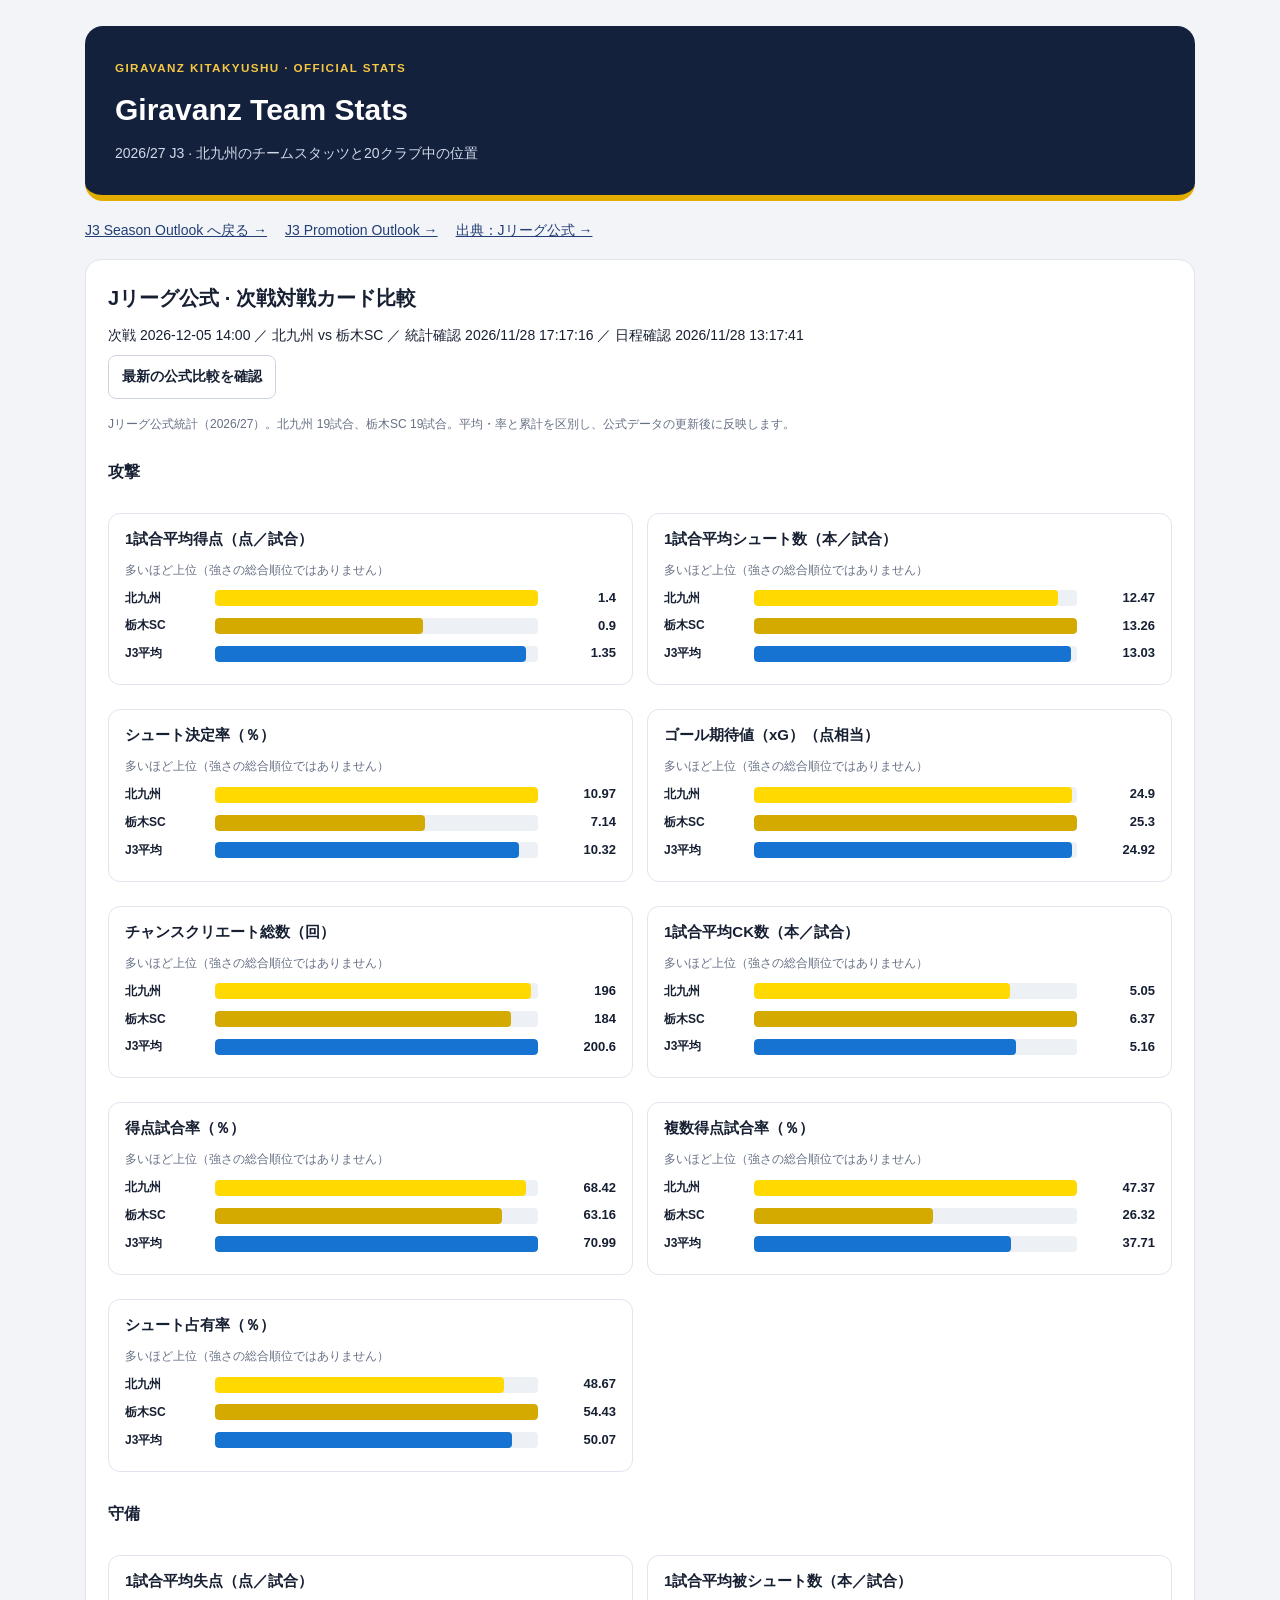
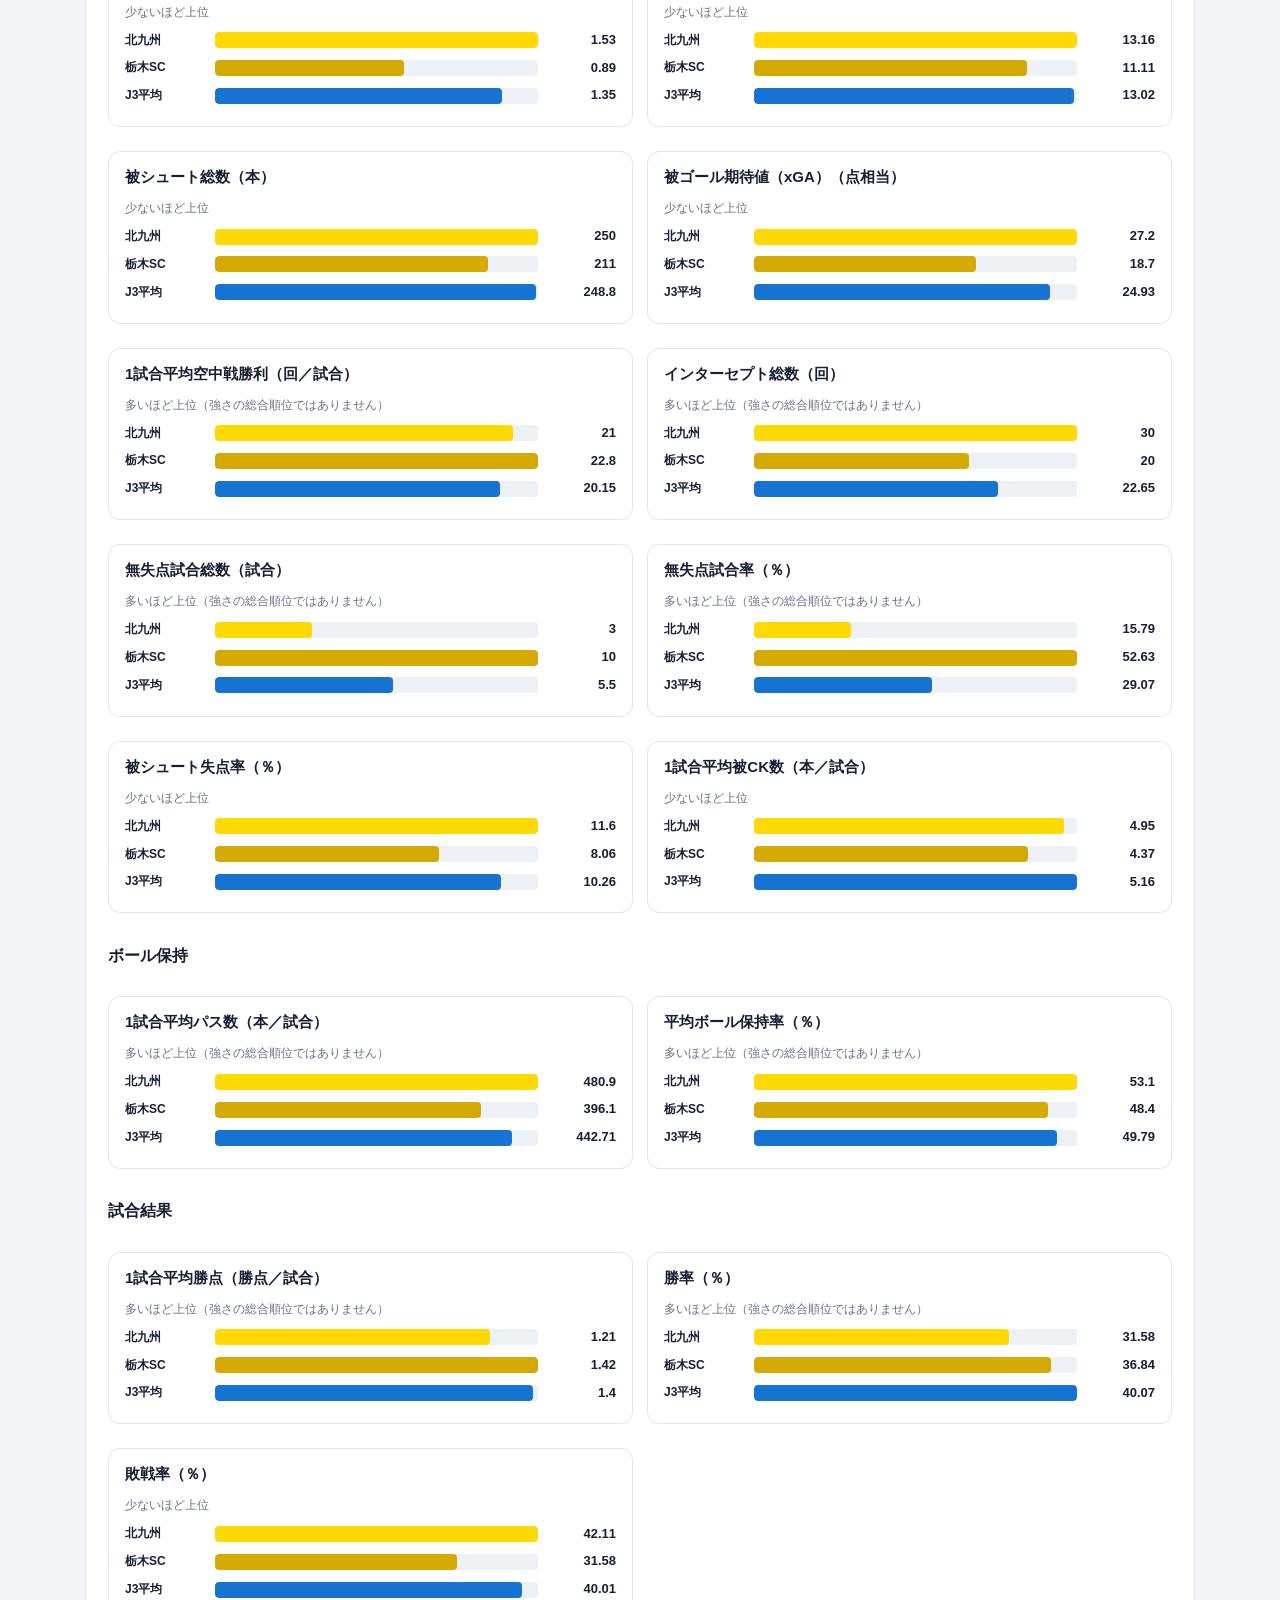
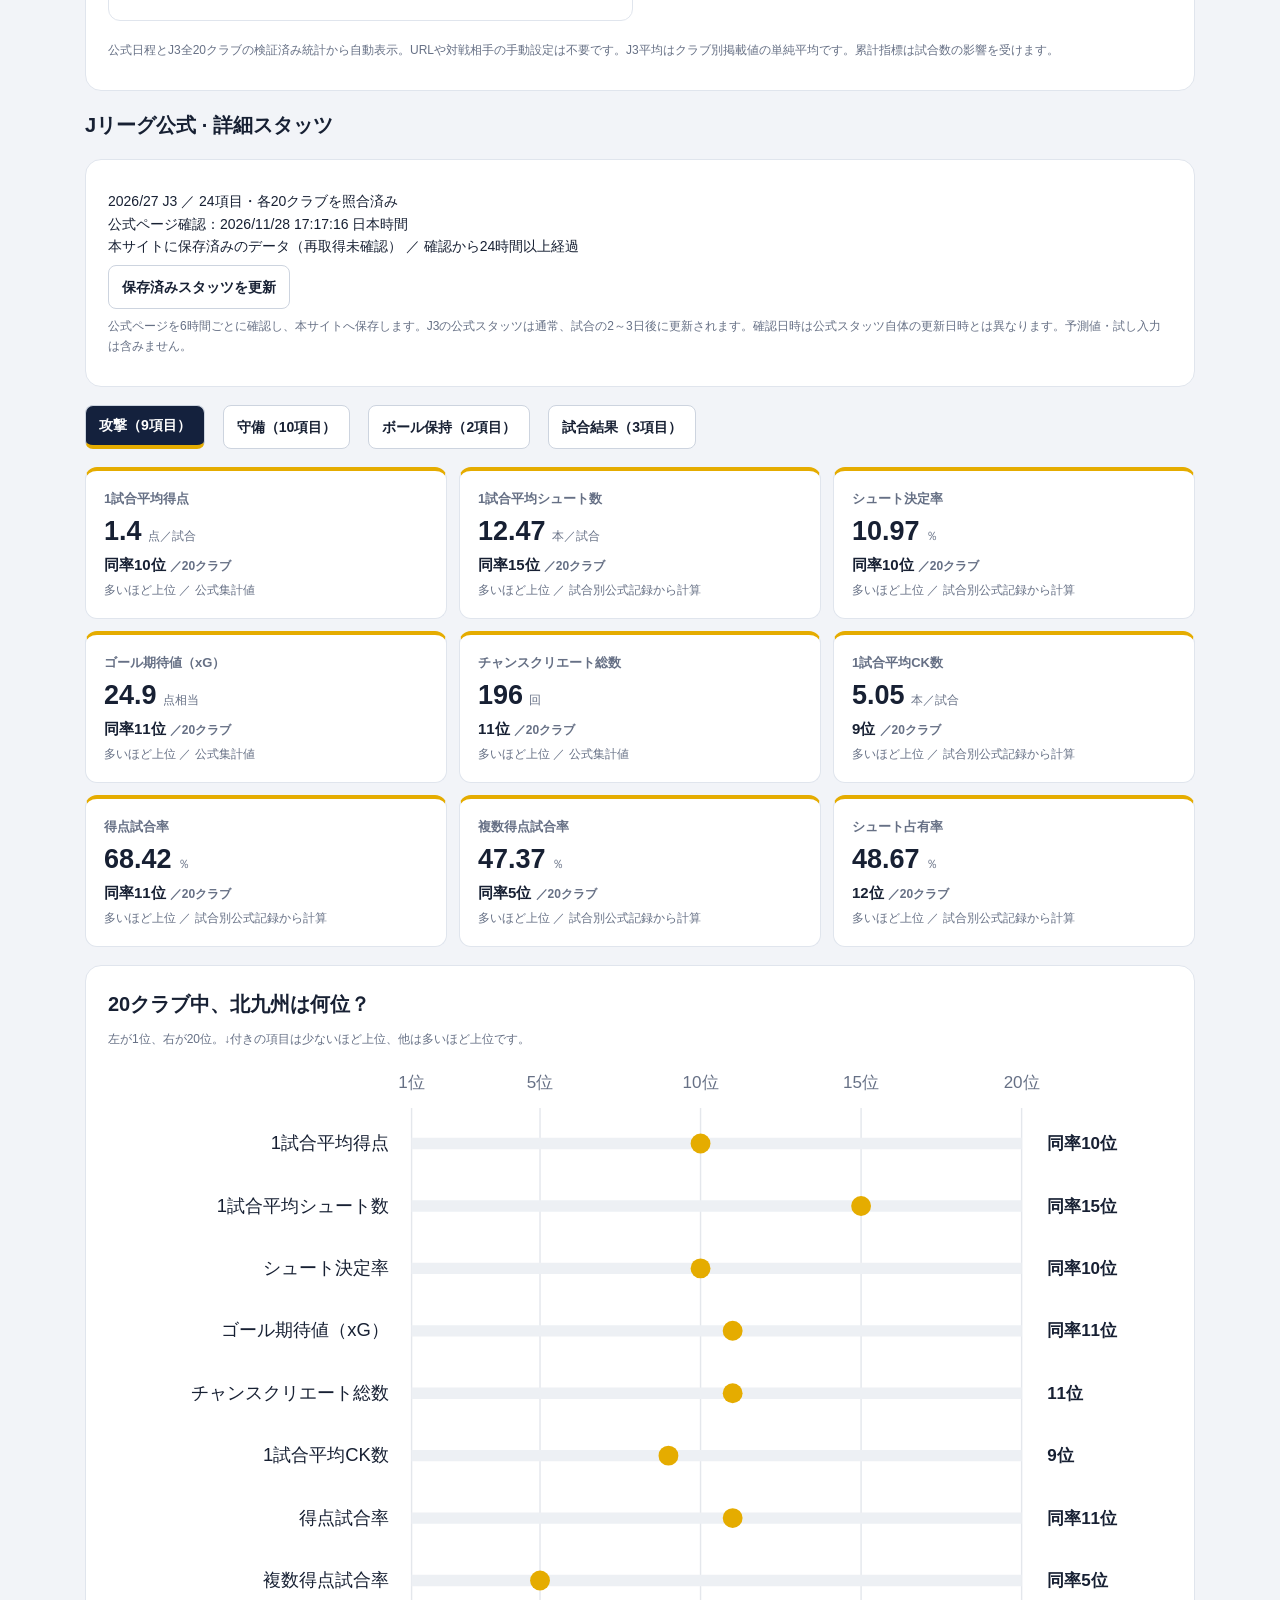
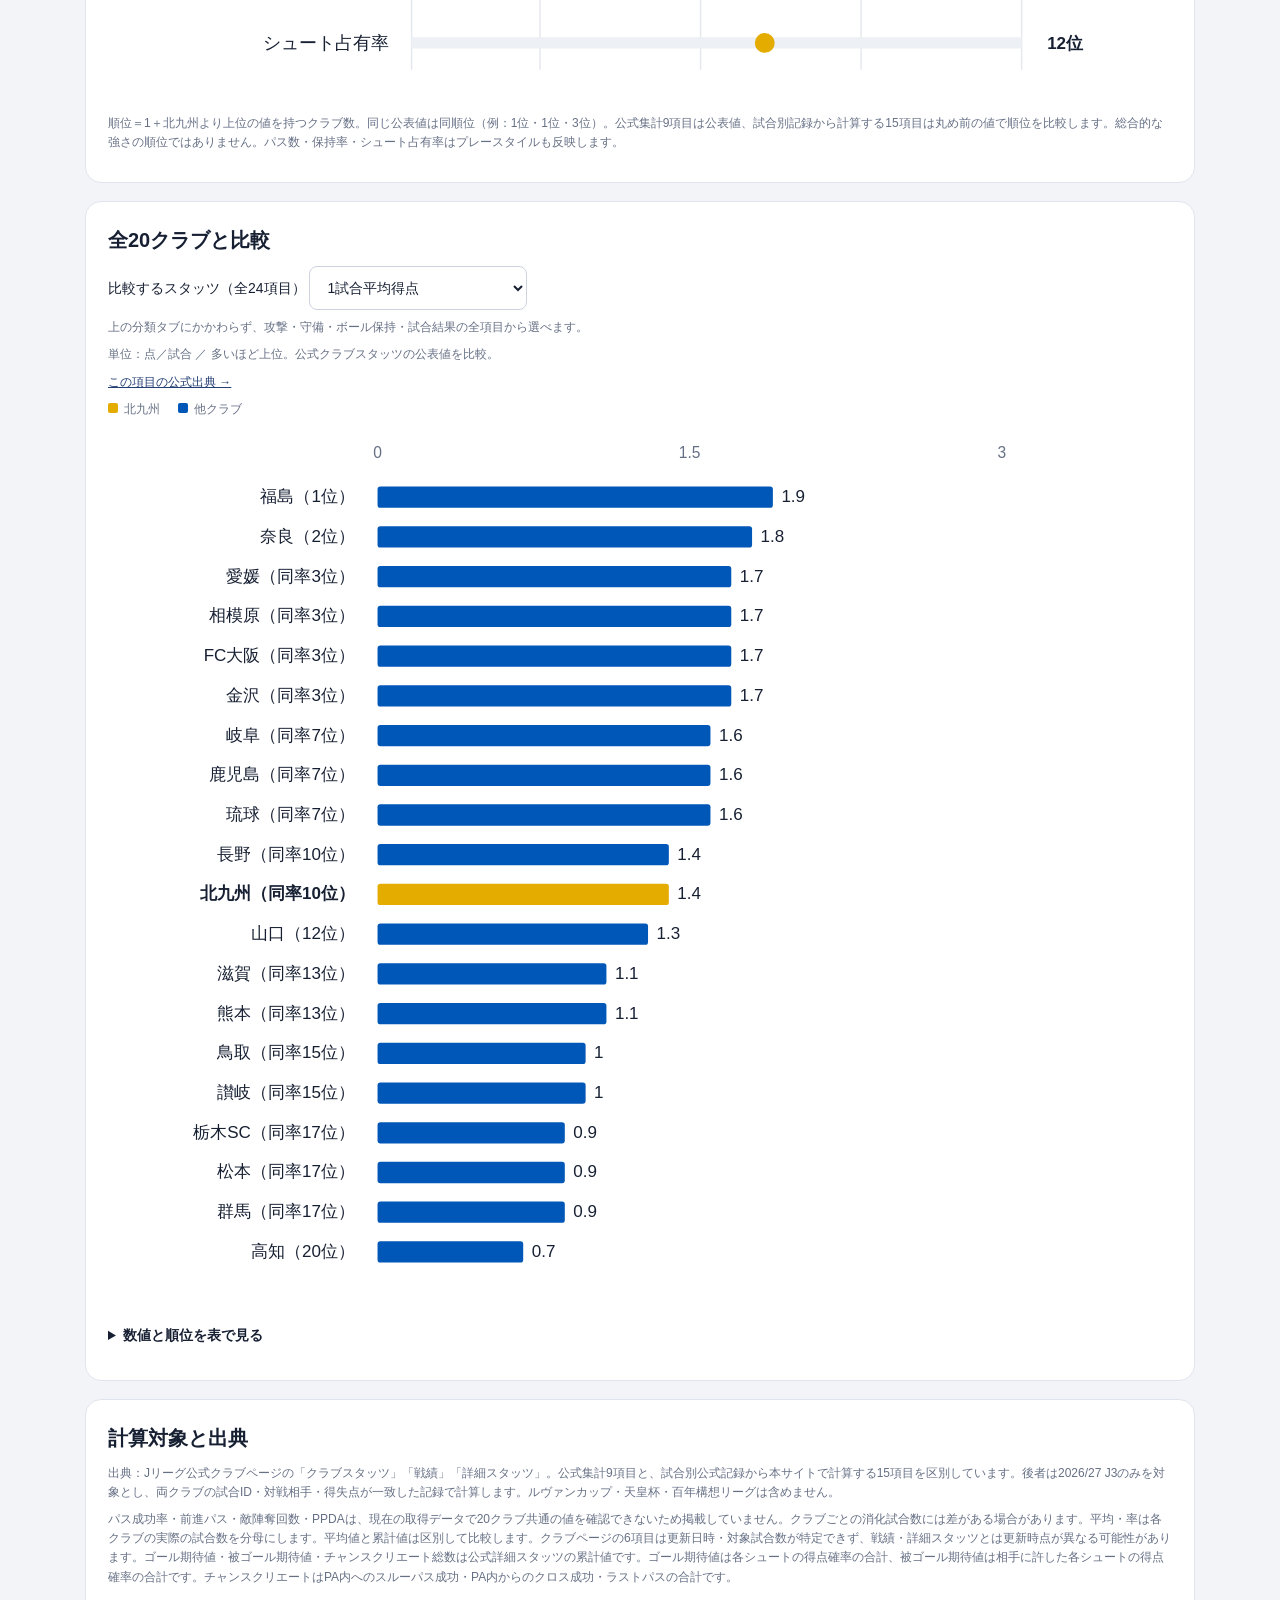
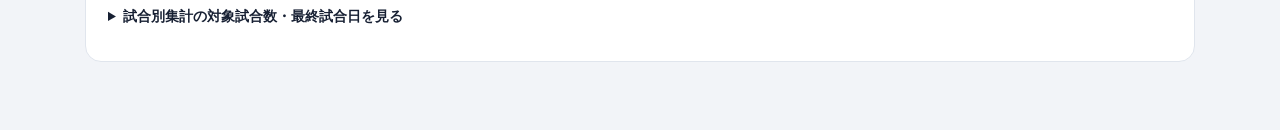
<file: team-stats/index.html>
<!doctype html><html lang="ja"><head><meta charset="utf-8"><meta name="viewport" content="width=device-width,initial-scale=1"><meta name="robots" content="noindex,nofollow"><meta name="theme-color" content="#14213d"><title>Giravanz Team Stats · 2026/27</title><style>
:root{--navy:#14213d;--gold:#e5ac00;--red:#d83043;--ink:#172033;--muted:#667085}*{box-sizing:border-box}body{margin:0;background:#f2f4f8;color:var(--ink);font:14px/1.6 -apple-system,BlinkMacSystemFont,"Segoe UI",sans-serif}main{max-width:1150px;margin:auto;padding:26px 20px 50px}header{padding:30px;background:var(--navy);color:#fff;border-radius:18px;border-bottom:6px solid var(--gold)}header small{color:#f6c743;letter-spacing:.12em;font-weight:800}h1{margin:8px 0;font-size:30px}header p{margin:0;color:#d3daea}nav{display:flex;flex-wrap:wrap;gap:18px;margin:18px 0}a{color:#233e75}button,select{font:inherit;min-height:44px;border:1px solid #cdd4df;border-radius:8px;padding:8px 13px;background:white;color:var(--ink)}button{cursor:pointer;font-weight:700}button:disabled{opacity:.6}section{padding:22px;background:white;border:1px solid #e0e5ed;border-radius:16px;margin:18px 0}h2{font-size:20px;margin:0 0 10px}p{margin:8px 0}.sub{font-size:12px;color:var(--muted)}.status{white-space:pre-line}.cards{display:grid;grid-template-columns:repeat(3,1fr);gap:12px;margin:18px 0}.card{padding:18px;background:white;border:1px solid #e0e5ed;border-radius:12px;border-top:4px solid var(--gold)}.card h3{font-size:13px;margin:0;color:var(--muted)}.value{font-size:27px;font-weight:800}.unit{font-size:12px;color:var(--muted);margin-left:6px}.rank{font-size:15px;font-weight:800}.scroll{overflow:auto;-webkit-overflow-scrolling:touch}.scroll svg{display:block;width:100%;min-width:640px;height:auto}.legend{display:flex;gap:18px}.legend span:before{content:'';display:inline-block;width:10px;height:10px;background:var(--color);margin-right:6px;border-radius:2px}table{border-collapse:collapse;width:100%;font-variant-numeric:tabular-nums}th,td{padding:8px 12px;text-align:right;border-bottom:1px solid #edf0f4}th:nth-child(2),td:nth-child(2){text-align:left}.gira{background:#fff7d6;font-weight:800}details summary{cursor:pointer;min-height:44px;padding:10px 0;font-weight:700}#failure{color:#b42318;white-space:pre-line}@media(max-width:700px){main{padding:14px 12px}.cards{grid-template-columns:repeat(2,1fr)}header,section{padding:18px}h1{font-size:25px}.value{font-size:23px}}
.official-compare-card{padding:13px 16px;margin:12px 0;border:1px solid #e0e5ed;border-radius:12px;background:#fff}.official-compare-card h4{margin:0 0 10px;font-size:15px}.official-compare-row{display:grid;grid-template-columns:80px minmax(0,1fr) 68px;align-items:center;gap:10px;margin:7px 0}.official-compare-label{font-size:12px;font-weight:700}.official-compare-track{height:16px;background:#edf0f4;border-radius:4px;overflow:hidden}.official-compare-bar{height:100%;border-radius:4px}.official-compare-row strong{text-align:right;font-variant-numeric:tabular-nums;font-size:13px}@media(min-width:900px){#officialCompare{display:grid;grid-template-columns:repeat(2,minmax(0,1fr));gap:0 14px}#officialCompare>p,#officialCompare>h3{grid-column:1/-1}}</style><style id="opponent-color-override">.official-compare-card .official-compare-row:nth-of-type(1) .official-compare-bar{background:#ffd900!important}.official-compare-card .official-compare-row:nth-of-type(2) .official-compare-bar{background:#d4a900!important}.official-compare-card .official-compare-row:nth-of-type(3) .official-compare-bar{background:#1673d1!important}</style></head><body><main>
<header><small>GIRAVANZ KITAKYUSHU · OFFICIAL STATS</small><h1>Giravanz Team Stats</h1><p>2026/27 J3 · 北九州のチームスタッツと20クラブ中の位置</p></header>
<nav><a href="../">J3 Season Outlook へ戻る →</a><a href="../?view=promotion-lines">J3 Promotion Outlook →</a><a href="https://www.jleague.jp/club/kitakyushu/" target="_blank" rel="noopener">出典：Jリーグ公式 →</a></nav>
<section aria-label="次戦相手とのJリーグ公式統計比較"><h2>Jリーグ公式 · 次戦対戦カード比較</h2><p id="officialCompareStatus" role="status">公式日程・統計を確認中…</p><button id="officialCompareRefresh" type="button">最新の公式比較を確認</button><p id="officialCompareError" role="status" style="color:#b42318"></p><div id="officialCompare" aria-live="polite"></div><p class="sub">公式日程とJ3全20クラブの検証済み統計から自動表示。URLや対戦相手の手動設定は不要です。J3平均はクラブ別掲載値の単純平均です。累計指標は試合数の影響を受けます。</p></section><h2>Jリーグ公式 · 詳細スタッツ</h2><section aria-label="データ確認状況"><p class="status" id="status" aria-live="polite">公開スタッツを取得中…</p><p id="failure" role="status"></p><button id="refresh" type="button">保存済みスタッツを更新</button><p class="sub">公式ページを6時間ごとに確認し、本サイトへ保存します。J3の公式スタッツは通常、試合の2～3日後に更新されます。確認日時は公式スタッツ自体の更新日時とは異なります。予測値・試し入力は含みません。</p></section>
<nav aria-label="スタッツの分類"><button data-group="attack" aria-pressed="true">攻撃（9項目）</button><button data-group="defense" aria-pressed="false">守備（10項目）</button><button data-group="possession" aria-pressed="false">ボール保持（2項目）</button><button data-group="results" aria-pressed="false">試合結果（3項目）</button></nav>
<style>button[aria-pressed="true"]{background:#14213d;color:white;border-bottom:4px solid #e5ac00}.card p{margin:4px 0 0}#sampleRows td:first-child{text-align:left}</style>
<div class="cards" id="cards" aria-live="polite"></div>
<section><h2>20クラブ中、北九州は何位？</h2><p class="sub">左が1位、右が20位。↓付きの項目は少ないほど上位、他は多いほど上位です。</p><div class="scroll" id="rankChart"></div><p class="sub">順位＝1＋北九州より上位の値を持つクラブ数。同じ公表値は同順位（例：1位・1位・3位）。公式集計9項目は公表値、試合別記録から計算する15項目は丸め前の値で順位を比較します。総合的な強さの順位ではありません。パス数・保持率・シュート占有率はプレースタイルも反映します。</p></section>
<section><h2>全20クラブと比較</h2><label for="metric">比較するスタッツ（全24項目）</label> <select id="metric"></select><p class="sub">上の分類タブにかかわらず、攻撃・守備・ボール保持・試合結果の全項目から選べます。</p><p class="sub" id="metricHelp"></p><p class="sub"><a id="metricSource" href="https://www.jleague.jp/club/kitakyushu/" target="_blank" rel="noopener">この項目の公式出典 →</a></p><p class="legend sub"><span style="--color:#e5ac00">北九州</span><span style="--color:#0057B7">他クラブ</span></p><div class="scroll" id="clubChart"></div><details><summary>数値と順位を表で見る</summary><div class="scroll"><table><thead><tr><th>順位</th><th>クラブ</th><th id="valueHeading">数値</th></tr></thead><tbody id="statsRows"></tbody></table></div></details></section>
<section><h2>計算対象と出典</h2><p class="sub">出典：Jリーグ公式クラブページの「クラブスタッツ」「戦績」「詳細スタッツ」。公式集計9項目と、試合別公式記録から本サイトで計算する15項目を区別しています。後者は2026/27 J3のみを対象とし、両クラブの試合ID・対戦相手・得失点が一致した記録で計算します。ルヴァンカップ・天皇杯・百年構想リーグは含めません。</p><p class="sub">パス成功率・前進パス・敵陣奪回数・PPDAは、現在の取得データで20クラブ共通の値を確認できないため掲載していません。クラブごとの消化試合数には差がある場合があります。平均・率は各クラブの実際の試合数を分母にします。平均値と累計値は区別して比較します。クラブページの6項目は更新日時・対象試合数が特定できず、戦績・詳細スタッツとは更新時点が異なる可能性があります。ゴール期待値・被ゴール期待値・チャンスクリエート総数は公式詳細スタッツの累計値です。ゴール期待値は各シュートの得点確率の合計、被ゴール期待値は相手に許した各シュートの得点確率の合計です。チャンスクリエートはPA内へのスルーパス成功・PA内からのクロス成功・ラストパスの合計です。</p><details><summary>試合別集計の対象試合数・最終試合日を見る</summary><div class="scroll"><table><thead><tr><th>クラブ</th><th>対象試合数</th><th>最終試合日</th></tr></thead><tbody id="sampleRows"></tbody></table></div></details></section>
</main><script src="team-stats.js?v=caecbf1427d7"></script><script src="next-opponent.js?v=1047ae14b558"></script></body></html>
</file>
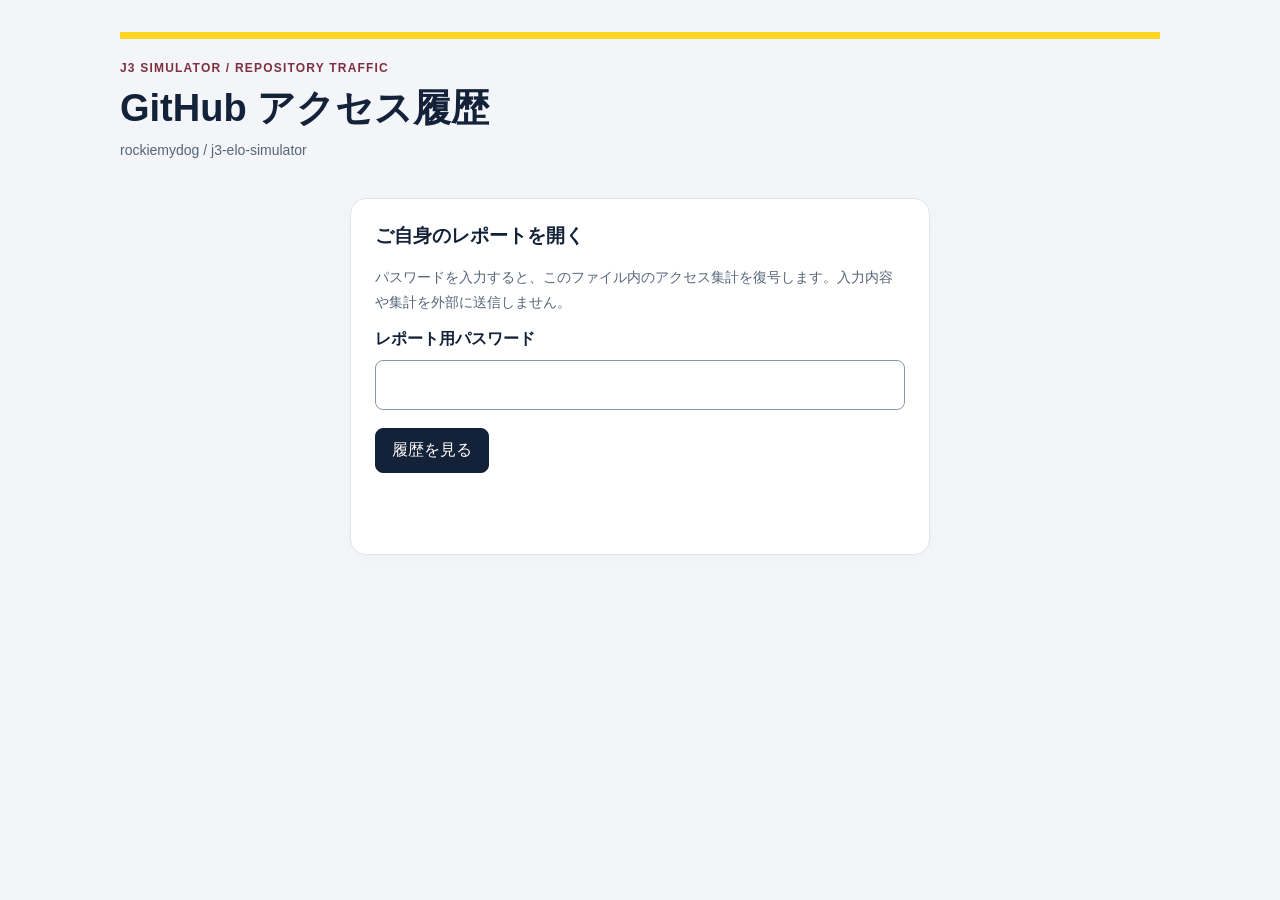
<file: traffic/report-template.html>
<!doctype html>
<html lang="ja">
<meta charset="utf-8">
<meta name="viewport" content="width=device-width,initial-scale=1">
<meta name="robots" content="noindex,nofollow">
<meta http-equiv="Content-Security-Policy" content="default-src 'none'; script-src 'unsafe-inline'; style-src 'unsafe-inline'; base-uri 'none'; form-action 'none'">
<title>GitHub アクセス履歴 | J3 Simulator</title>
<style>
:root{color-scheme:light;font-family:-apple-system,BlinkMacSystemFont,"Segoe UI",sans-serif;color:#142239;background:#f3f5f8}*{box-sizing:border-box}body{margin:0}main{max-width:1080px;margin:auto;padding:32px 20px}header{border-top:7px solid #ffd524;padding-top:22px;margin-bottom:24px}.eyebrow{font-size:12px;font-weight:800;letter-spacing:.1em;color:#7e3040}h1{font-size:clamp(26px,5vw,38px);margin:8px 0}h2{font-size:19px;margin:0 0 16px}p{line-height:1.8}.muted{color:#566579;font-size:14px}.panel{background:#fff;border:1px solid #dfe5ed;border-radius:16px;padding:24px;margin:18px 0;box-shadow:0 4px 20px #14223905}.unlock{max-width:580px;margin:40px auto}.unlock input{width:100%;margin:10px 0 18px;padding:14px;border:1px solid #8a97a9;border-radius:8px;font-size:17px}button,select{font:inherit;border-radius:8px;border:1px solid #a4b0be;padding:11px 16px;background:#fff;color:#142239;cursor:pointer}button.primary{background:#142239;color:#fff;border-color:#142239}button:disabled{opacity:.55}label{font-weight:700}#message{min-height:25px;color:#a11d35}.toolbar{display:flex;justify-content:space-between;align-items:center;gap:15px;flex-wrap:wrap}.cards{display:grid;grid-template-columns:repeat(3,1fr);gap:14px}.card{border-radius:14px;padding:22px;background:#142239;color:#fff}.card span{font-size:14px}.number{font-size:38px;font-weight:800;margin:8px 0}.card small{color:#ccd4df}.table-wrap{overflow-x:auto}table{width:100%;border-collapse:collapse;font-size:14px}th,td{padding:12px 10px;text-align:right;border-bottom:1px solid #e5e9ef;white-space:nowrap}th{color:#526175;font-weight:600}th:first-child,td:first-child{text-align:left}td.wrap{white-space:normal;word-break:break-all;min-width:130px}svg{width:100%;height:auto;display:block}.legend{display:flex;gap:18px;flex-wrap:wrap;font-size:13px;margin:12px 0}.legend span:before{content:"";display:inline-block;width:11px;height:11px;border-radius:3px;margin-right:6px;background:var(--c)}.pair{display:grid;grid-template-columns:1fr 1fr;gap:18px}.pair .panel{margin:0}.note{background:#fff9dc;border-left:4px solid #ffd524;padding:14px 18px;font-size:13px;line-height:1.8}.empty{text-align:center;color:#64748b;padding:20px}.status{color:#9b390d;font-size:12px}footer{font-size:12px;color:#64748b;margin:24px 0} [hidden]{display:none!important}@media(max-width:650px){main{padding:20px 12px}.panel{padding:18px}.cards,.pair{grid-template-columns:1fr}.card{display:grid;grid-template-columns:1fr auto;align-items:center;gap:5px}.card small{grid-column:1/-1}.number{margin:0;font-size:32px}th,td{padding:10px 7px}}
</style>
<main>
<header><div class="eyebrow">J3 SIMULATOR / REPOSITORY TRAFFIC</div><h1>GitHub アクセス履歴</h1><div class="muted">rockiemydog / j3-elo-simulator</div></header>
<section class="panel unlock" id="unlock"><h2>ご自身のレポートを開く</h2><p class="muted">パスワードを入力すると、このファイル内のアクセス集計を復号します。入力内容や集計を外部に送信しません。</p><form id="unlock-form"><label for="password">レポート用パスワード</label><input id="password" type="password" autocomplete="off" required><button class="primary" id="open" type="submit">履歴を見る</button></form><p id="message" role="status" aria-live="polite"></p></section>
<div id="report" hidden>
<div class="toolbar"><p id="updated" class="muted"></p><button id="lock">閉じる</button></div>
<div class="note">対象は GitHub のコード公開ページです。公開シミュレーターの利用回数ではありません。訪問者の氏名・IPアドレスや「他人だけ」の人数は分かりません。自動処理の影響を完全には区別できません。</div>
<section class="panel"><div class="toolbar"><h2>直近14日間の集計</h2><span class="muted">GitHub API の期間集計</span></div><div class="cards"><div class="card"><span>閲覧数</span><div class="number" id="views"></div><small>ページが表示された回数</small></div><div class="card"><span>ユニーク訪問者数</span><div class="number" id="uniques"></div><small>14日間で重複を除いたAPIの集計値</small></div><div class="card"><span>クローン数</span><div class="number" id="clones"></div><small>コード一式が取得された回数</small></div></div></section>
<section class="panel"><div class="toolbar"><h2>日別の推移</h2><label>表示期間 <select id="range"><option value="14">14日</option><option value="30">30日</option><option value="90">90日</option><option value="all">全期間</option></select></label></div><p class="muted" id="coverage"></p><div class="legend"><span style="--c:#e8b900">閲覧数</span><span style="--c:#c52e45">日別ユニーク訪問者数</span><span style="--c:#234a7b">クローン数</span></div><div id="chart"></div><div class="table-wrap"><table><thead><tr><th>集計日（UTC）</th><th>閲覧数</th><th>日別訪問者数</th><th>クローン数</th></tr></thead><tbody id="days"></tbody></table></div><p class="muted">「—」は未取得です。UTCの1日は日本時間の当日9:00〜翌日9:00です。当日分と直近日の数値は更新される可能性があります。日別訪問者数を足しても、期間全体のユニーク訪問者数にはなりません。</p></section>
<div class="pair"><section class="panel"><h2>どこから訪れたか</h2><p class="muted">直近14日間の上位参照元</p><div class="table-wrap"><table><thead><tr><th>参照元</th><th>閲覧数</th><th>訪問者数</th></tr></thead><tbody id="referrers"></tbody></table></div></section><section class="panel"><h2>よく見られたページ</h2><p class="muted">直近14日間の上位ページ</p><div class="table-wrap"><table><thead><tr><th>ページ</th><th>閲覧数</th><th>訪問者数</th></tr></thead><tbody id="paths"></tbody></table></div></section></div>
<footer>履歴は毎日取得した時点のスナップショットです。このファイルはダウンロード時点の内容で、自動更新されません。新しいレポートは GitHub Actions から取得してください。</footer>
</div>
</main>
<script>
'use strict';
const envelope = __ENCRYPTED_PAYLOAD__;
const $ = id => document.getElementById(id);
let archive = null;
function text(id, value){ $(id).textContent = value; }
function bytes(value){ return Uint8Array.from(atob(value), c => c.charCodeAt(0)); }
async function unlock(password){
  if(envelope.version !== 1 || envelope.iterations !== 600000) throw Error('format');
  const material = await crypto.subtle.importKey('raw',new TextEncoder().encode(password),'PBKDF2',false,['deriveKey']);
  const key = await crypto.subtle.deriveKey({name:'PBKDF2',hash:'SHA-256',salt:bytes(envelope.salt),iterations:envelope.iterations},material,{name:'AES-GCM',length:256},false,['decrypt']);
  const plain = await crypto.subtle.decrypt({name:'AES-GCM',iv:bytes(envelope.nonce),additionalData:new TextEncoder().encode('j3-traffic-v1')},key,bytes(envelope.ciphertext));
  const data = JSON.parse(new TextDecoder().decode(plain));
  if(data.version !== 1 || !data.days || !data.snapshots) throw Error('schema');
  return data;
}
function row(body, values){
  const tr = document.createElement('tr');
  values.forEach((v,i)=>{const td=document.createElement('td');td.textContent=String(v);if(i===0)td.className='wrap';tr.append(td);});
  body.append(tr);
}
function list(id, records, field){
  const body=$(id);body.replaceChildren();
  records.forEach(r=>row(body,[r[field],r.count,r.uniques]));
  if(!records.length)row(body,['データなし','—','—']);
}
function dateRange(last, count){
  const end = Date.parse(last+'T00:00:00Z');
  return Array.from({length:count},(_,i)=>new Date(end-(count-1-i)*86400000).toISOString().slice(0,10));
}
function drawChart(days){
  const ns='http://www.w3.org/2000/svg';
  const svg=document.createElementNS(ns,'svg');svg.setAttribute('viewBox','0 0 960 260');svg.setAttribute('role','img');svg.setAttribute('aria-label','日別の閲覧数・訪問者数・クローン数。正確な数値は下の一覧に表示');
  function el(name,attrs,content){const node=document.createElementNS(ns,name);Object.entries(attrs).forEach(([k,v])=>node.setAttribute(k,v));if(content!==undefined)node.textContent=content;svg.append(node);return node;}
  const series=[['views','count','#e8b900'],['views','uniques','#c52e45'],['clones','count','#234a7b']];
  const max=Math.max(1,...days.flatMap(d=>series.map(([m,k])=>archive.days[d]?.[m]?.[k]??0)));
  for(let n=0;n<=4;n++){let y=20+n*49;el('line',{x1:46,x2:940,y1:y,y2:y,stroke:'#e1e6ed'});el('text',{x:36,y:y+4,'text-anchor':'end',fill:'#64748b','font-size':12},Math.round(max*(4-n)/4));}
  const x=i=>46+i*894/Math.max(1,days.length-1), y=v=>216-v/max*196;
  series.forEach(([metric,key,color])=>{
    let segment=[];
    function flush(){if(segment.length){el('polyline',{points:segment.join(' '),fill:'none',stroke:color,'stroke-width':2.5});segment=[];}}
    days.forEach((day,i)=>{const value=archive.days[day]?.[metric]?.[key];if(value===undefined){flush();return;}segment.push(`${x(i)},${y(value)}`);const point=el('circle',{cx:x(i),cy:y(value),r:2.7,fill:color});const title=document.createElementNS(ns,'title');title.textContent=`${day} / ${metric==='clones'?'クローン数':key==='uniques'?'日別訪問者数':'閲覧数'}: ${value}`;point.append(title);});flush();
  });
  if(days.length){el('text',{x:46,y:248,fill:'#64748b','font-size':12},days[0]);el('text',{x:940,y:248,'text-anchor':'end',fill:'#64748b','font-size':12},days.at(-1));}
  $('chart').replaceChildren(svg);
}
function renderDays(){
  const latest=archive.updated_at.slice(0,10), all=Object.keys(archive.days).sort();
  const selected=$('range').value;
  const span=all.length?Math.round((Date.parse(latest+'T00:00:00Z')-Date.parse(all[0]+'T00:00:00Z'))/86400000)+1:14;
  const count=selected==='all'?span:Number(selected), dates=dateRange(latest,count);
  const body=$('days');body.replaceChildren();
  dates.slice().reverse().forEach(day=>{const r=archive.days[day]||{};row(body,[day+(day===latest?'（途中）':''),r.views?.count??'—',r.views?.uniques??'—',r.clones?.count??'—']);});
  const known=dates.filter(d=>archive.days[d]?.views!==undefined&&archive.days[d]?.clones!==undefined).length;
  const views=dates.reduce((s,d)=>s+(archive.days[d]?.views?.count??0),0);
  text('coverage',`表示 ${dates.length}日 / 取得済み ${known}日 / 取得済み閲覧数の合計 ${views.toLocaleString('ja-JP')}回`);
  drawChart(dates);
}
function render(){
  const snapshot=archive.snapshots[archive.updated_at.slice(0,10)];
  text('updated','取得日時：'+new Date(archive.updated_at).toLocaleString('ja-JP',{timeZone:'Asia/Tokyo'})+'（日本時間）');
  text('views',snapshot.views.count.toLocaleString('ja-JP'));text('uniques',snapshot.views.uniques.toLocaleString('ja-JP'));text('clones',snapshot.clones.count.toLocaleString('ja-JP'));
  list('referrers',snapshot.referrers,'referrer');list('paths',snapshot.paths,'path');renderDays();
}
$('unlock-form').addEventListener('submit',async event=>{
  event.preventDefault();$('open').disabled=true;text('message','開いています…');
  try{archive=await unlock($('password').value);render();$('password').value='';$('report').hidden=false;$('unlock').hidden=true;text('message','');}
  catch{archive=null;text('message','開けませんでした。パスワードとファイルをご確認ください。');}
  finally{$('open').disabled=false;}
});
$('range').addEventListener('change',renderDays);
$('lock').addEventListener('click',()=>location.reload());
</script>
</html>
</file>
<file: giravanz-theme.css>
/* Shared visual system. Status is always accompanied by a text label. */
:root{color-scheme:light;--navy:#14233f;--ink:#14233f;--muted:#647084;--line:#e2e6ed;--bg:#f4f5f8;--paper:#f4f5f8;--card:#fff;--yellow:#edb10c;--gold:#edb10c;--red:#c63043;--danger:#a72236;--bad:#a72236;--warn:#775600;--blue:#245c91;--good:#245c91;--blue2:#edf2f8;--radius:18px}
html{scroll-behavior:smooth;scroll-padding-top:24px}body{background:var(--paper);color:var(--ink);font-family:-apple-system,BlinkMacSystemFont,"Hiragino Kaku Gothic ProN","Noto Sans JP",sans-serif;-webkit-font-smoothing:antialiased;font-size:14px}button,input,select{font-family:inherit}a{color:var(--navy);text-underline-offset:4px}button,a,summary{-webkit-tap-highlight-color:transparent}button,.action,a,summary{transition:background-color .16s,color .16s,box-shadow .16s}button:focus-visible,a:focus-visible,summary:focus-visible,input:focus-visible,select:focus-visible{outline:3px solid #ba8400;outline-offset:4px}.shell{max-width:1320px;margin:0 auto;padding:0 32px 28px}.skip-link{position:absolute;left:16px;top:-80px;z-index:100;background:#fff;padding:12px 20px;border:2px solid var(--navy);border-radius:8px}.skip-link:focus{top:10px}
.app-bar{display:flex;align-items:center;gap:24px;min-height:96px}.wordmark{display:inline-flex;align-items:center;gap:10px;text-decoration:none;flex-shrink:0}.brand-symbol{width:38px;height:38px;color:var(--yellow)}.wordmark>span{font-size:17px;line-height:1.05;letter-spacing:.045em;font-weight:850}.wordmark b{color:#b67c00;font-weight:500}.wordmark small{display:block;font-size:8px;letter-spacing:.18em;font-weight:650;color:var(--muted);margin-top:7px}.app-nav{display:flex;gap:4px;align-items:center;margin-left:auto;padding:5px;background:#e9edf2;border-radius:12px}.app-nav a{text-decoration:none;color:var(--muted);font-size:12px;font-weight:750;padding:11px 17px;border-radius:8px;white-space:nowrap;min-height:40px}.app-nav a.active{background:#fff;color:var(--navy);box-shadow:0 2px 6px #14233f0a}.app-nav a:hover{color:var(--navy);background:#ffffff90}.season-pill{font-size:12px;letter-spacing:.04em;font-weight:750;color:var(--muted);border-left:1px solid #d7dde5;padding-left:24px}.season-pill span{color:#a9b2bf;margin:0 2px}
header.masthead{display:flex;align-items:center;justify-content:space-between;gap:24px;position:relative;isolation:isolate;overflow:hidden;background:var(--navy);color:#fff;border:0;border-radius:22px;padding:35px 38px 57px;margin:0;box-shadow:0 12px 35px #14233f0a}.masthead::before{content:"";position:absolute;z-index:-1;width:325px;height:325px;border:1px solid #ffffff0f;border-radius:50%;right:30px;top:-168px;box-shadow:0 0 0 52px #ffffff04,0 0 0 53px #ffffff07,0 0 0 104px #ffffff03,0 0 0 105px #ffffff05}.masthead::after{content:"";position:absolute;right:0;bottom:0;top:0;width:4px;background:var(--yellow)}.eyebrow{display:flex;align-items:center;gap:8px;font-size:9px;font-weight:750;letter-spacing:.17em;color:#d5dce8;margin-bottom:15px}.eyebrow>span{display:block;width:6px;height:6px;background:var(--yellow);border-radius:50%}.masthead h1{font-size:32px;letter-spacing:-.055em;line-height:1.3;font-weight:800;margin:0 0 10px}.masthead p{margin:0;color:#bfc9db;font-size:12px;letter-spacing:.02em}.stamp{display:flex;flex-direction:column;align-items:flex-end;gap:9px;text-align:right;color:#dce3ee;min-width:170px;font-size:11px}.stamp-label{color:var(--yellow);font-size:9px;letter-spacing:.13em;font-weight:750}.record-band{position:relative;z-index:1;display:grid;grid-template-columns:1.5fr .65fr .8fr 1.2fr .7fr;align-items:center;gap:0;margin:-25px 22px 26px;background:#fff;border:1px solid #e7eaf0;border-radius:16px;box-shadow:0 10px 28px #14233f08;min-height:110px;padding:22px 24px}.record-club{display:flex;flex-direction:column;gap:7px;padding-right:16px}.micro-label{font-size:8px;letter-spacing:.14em;font-weight:800;color:#9a6c00}.record-club strong{font-size:15px;letter-spacing:-.025em}.record-date{font-size:10px;color:var(--muted)}.record-stat{min-width:0;display:flex;flex-direction:column;gap:5px;padding-left:24px;border-left:1px solid #e9edf2}.record-stat>span{font-size:10px;font-weight:600;color:var(--muted)}.record-stat>strong{font-size:28px;letter-spacing:-.045em;line-height:1.2;font-variant-numeric:tabular-nums;font-weight:750}.record-stat small{font-size:11px;color:var(--muted);letter-spacing:0;font-weight:550;margin-left:5px}.record-stat.primary>strong{color:#966a00}.record-stat.results>strong{font-size:20px;letter-spacing:-.035em;white-space:nowrap}.record-stat.results small{font-size:10px;margin-left:1px;margin-right:5px}
.data-ready,.data-ready.ok{margin:0 0 24px;padding:12px 16px;border:1px solid var(--line);border-radius:12px;background:transparent;box-shadow:none;gap:16px}.data-ready strong{font-size:12px;color:var(--ink)}.data-ready span{font-size:10px;color:var(--muted)}.data-ready .btn{font-size:11px;min-height:36px;padding:7px 14px;white-space:nowrap;flex:0 0 auto}.grid{display:grid;grid-template-columns:340px minmax(0,1fr);gap:24px;align-items:start}.panel{background:#fff;border:1px solid var(--line);border-radius:var(--radius);box-shadow:0 3px 12px #14233f03;min-width:0}.match-panel,.forecast-panel{padding:24px}.module-heading{display:flex;align-items:center;justify-content:space-between;gap:12px;margin-bottom:9px}.kicker{font-size:8px;color:#8b6a16;letter-spacing:.14em;font-weight:800;margin:0 0 8px}.module-heading h2{font-size:18px;letter-spacing:-.035em;line-height:1.4;font-weight:800;margin:0}.module-number{font-size:27px;line-height:1;font-weight:600;letter-spacing:-.04em;color:#e1e6ee}.outline-pill{display:inline-flex;align-items:center;justify-content:center;min-height:28px;border:1px solid #dfe4ec;border-radius:7px;color:var(--muted);font-size:10px;line-height:1.5;padding:5px 9px;white-space:nowrap}.sub,.hint,.note,.input-note{line-height:1.8;color:var(--muted)}.match-intro,.forecast-intro{font-size:11px;margin:0 0 22px}.btn,.action{min-height:44px;border:1px solid #dfe4ed;border-radius:10px;padding:10px 14px;font-weight:700;font-size:12px;background:#fff;color:var(--navy);box-shadow:none;cursor:pointer}.btn:hover,.action.secondary:hover{background:#f2f5f9;filter:none}.btn.primary,.submit-main,.action:not(.secondary){background:var(--yellow);border-color:var(--yellow);color:#17243b;box-shadow:0 3px 8px #c68b0015}.btn.primary:hover,.submit-main:hover,.action:not(.secondary):hover{background:#dfa400;border-color:#dfa400;filter:none}.btn:disabled,.action:disabled{opacity:.48;box-shadow:none;cursor:not-allowed}.team-pickers{grid-template-columns:minmax(0,1fr) 20px minmax(0,1fr);gap:7px}.team-pickers .field label{text-transform:uppercase;font-size:10px;font-weight:700;color:var(--muted);margin:0 0 7px}.team-pickers .field:first-child label::before{content:"";display:inline-block;width:5px;height:5px;border-radius:50%;background:var(--yellow);margin-right:5px;vertical-align:2px}.team-pickers .field:last-child label::before{content:"";display:inline-block;width:5px;height:5px;border-radius:50%;background:#8e9aaf;margin-right:5px;vertical-align:2px}.team-pickers select{font-size:14px;font-weight:750;letter-spacing:-.02em;padding:0 8px;background:#f8f9fb;border:1px solid #dce2eb;border-radius:10px;height:48px;min-width:0}.versus{font-size:10px;padding-bottom:15px;color:#8c97a9}.team-pickers select:focus{background:#fff}.field input,.field select,.runs select{border-color:#dce2eb;border-radius:9px;color:var(--ink)}#nextFixtureStatus{font-size:10px;line-height:1.8;margin:12px 0 6px;padding:10px 12px;background:#f7f8fb;border:1px solid #edf0f4;border-radius:9px}#nextFixtureStatus[data-state=cancelled],#nextFixtureStatus[data-state=postponed]{background:#fff2f2;color:var(--bad);border-color:#f6d8de}#showNextFixture{min-height:36px;padding:7px 0;margin:0 0 6px;border:0;background:transparent;font-size:10px;color:var(--muted);text-decoration:underline;text-decoration-color:#c9d1dd;text-underline-offset:4px}#showNextFixture:hover{color:var(--navy)}.prematch{background:var(--navy);color:#fff;border:0;border-radius:14px;padding:19px 14px;margin:6px 0 24px}.prematch-title{text-align:center;font-size:11px;font-weight:650;margin:0 0 18px;letter-spacing:.01em}.prob-grid{gap:0;grid-template-columns:repeat(3,minmax(0,1fr))}.prob+.prob{border-left:1px solid #ffffff15}.prob span{color:#c1ccdc;font-size:9px;margin-bottom:3px}.prob strong{font-size:25px;letter-spacing:-.05em;line-height:1.4;color:#fff;font-weight:750}.prob:first-child strong{color:var(--yellow)}.probability-track{display:flex;overflow:hidden;height:5px;border-radius:3px;margin:18px 3px 12px;background:#526482}.probability-track span:first-child{background:var(--yellow)}.probability-track span:nth-child(2){background:#a7b3c6}.probability-track span:last-child{background:#53749e}.prematch .likely{font-size:9px;color:#b7c4d9;line-height:1.6;margin:0;text-align:center}.advanced{margin-top:19px;padding-top:15px;border-top:1px solid #e9edf3}.advanced summary{font-size:11px;color:#53627a;font-weight:650;min-height:32px;padding:6px 0;cursor:pointer}.advanced summary::marker,.verification-detail summary::marker,.rankviz summary::marker,.model-notes summary::marker{color:#a3aebe}.trial-heading{display:flex;align-items:center;justify-content:space-between;gap:6px}.trial-heading h2{font-size:15px;font-weight:750;letter-spacing:-.02em;margin:0}.mini-tag,.tag{color:#7b5900;background:#fff3c9;border:0;border-radius:5px;font-size:9px;line-height:1.5;padding:3px 6px;font-weight:700}.mini-tag{border:1px solid #f0dfab;white-space:nowrap}#trialHelp{font-size:10px;margin:9px 0 12px}.score-pickers{gap:8px;margin-top:12px}.score-box>span{font-size:9px;font-weight:650;margin-bottom:7px}.stepper{border:1px solid #dde3ec;border-radius:10px;grid-template-columns:36px minmax(0,1fr) 36px;background:#fff}.stepper button{background:#f6f8fb;color:#4f6079;font-size:19px;height:45px;min-width:0}.stepper input{height:45px;color:var(--ink);font-size:22px;font-weight:750;border-color:#e6eaf0}.stepper button:hover{background:#e9eef5}.mode-help{font-size:9px;line-height:1.8;min-height:0;margin:11px 0;color:var(--muted)}.submit-main{min-height:48px;width:100%;margin-top:0;font-size:12px;letter-spacing:-.015em}.match-panel h3{font-size:11px;margin:22px 0 7px;font-weight:750}.empty{font-size:11px;padding:12px 0;color:#8390a3}.scenario{grid-template-columns:minmax(0,1fr) 32px;gap:4px;font-size:11px;padding:7px 0;border-color:#edf0f5}.scenario .tag{font-size:8px;margin-right:3px}.remove{min-width:32px;min-height:40px;color:var(--red);background:transparent;border:0;font-size:20px}.reset-actions .btn{font-size:10px;padding:8px 12px;min-height:36px}.note{font-size:10px;line-height:1.9}.match-panel>.note{padding-top:15px;margin-top:18px}.error{font-size:10px;line-height:1.7;margin-top:9px;min-height:16px}.source-links a{font-size:10px;color:var(--blue)}.data-audit{font-size:10px;line-height:1.9}.runs{grid-template-columns:minmax(0,1fr) 80px;gap:10px}.runs select{font-size:11px;padding:6px;min-width:0;height:40px}.runs label{font-size:10px}.runs .btn{font-size:11px;min-height:40px;padding:8px}.sync-panel{margin-top:24px;padding-top:19px;border-top:1px solid var(--line)}.sync-heading{display:flex;align-items:center;justify-content:space-between}.sync-heading h3{font-size:12px;margin:0}.data-mark{display:inline-flex;align-items:center;gap:5px;font-size:9px;color:var(--muted)}.data-mark::before,.data-dot{content:"";display:inline-block;width:5px;height:5px;border-radius:50%;background:var(--yellow)}.sync-panel .sub{font-size:10px;margin:10px 0 12px}.sync-panel>.btn{width:100%;font-size:11px;min-height:40px}.verification-detail{margin-top:12px;font-size:10px}.verification-detail summary{cursor:pointer;color:var(--muted);font-weight:550;min-height:32px;line-height:1.8;padding:6px 0}.verification-detail p{font-size:10px;color:var(--muted);line-height:1.9;overflow-wrap:anywhere}.verification-detail [data-verified=true]{border-left:2px solid var(--yellow);padding-left:12px}
.hero{display:grid;grid-template-columns:repeat(4,minmax(0,1fr));gap:10px;margin:22px 0}.hero .metric{background:#f8f9fc;border:1px solid #e9edf3;border-radius:13px;padding:16px 13px;min-width:0}.hero .metric .label{font-size:10px;font-weight:650;color:var(--muted);line-height:1.6;white-space:normal}.hero .metric .value{font-size:32px;font-weight:750;line-height:1.4;letter-spacing:-.055em;margin-top:6px;white-space:nowrap}.hero .metric .value small{font-size:15px;font-weight:600;margin-left:3px}.hero .metric .delta{font-size:9px;color:var(--muted);min-height:13px;line-height:1.7;margin-top:3px;overflow-wrap:anywhere}.hero .metric:last-child{background:var(--navy);border-color:var(--navy)}.hero .metric:last-child .label,.hero .metric:last-child .delta{color:#c6d0e0}.hero .metric:last-child .value{color:var(--yellow)}.rankviz{border-top:1px solid var(--line);border-bottom:1px solid var(--line);padding:0;margin:0 0 22px}.rankviz summary{font-size:11px;min-height:44px;padding:13px 0;color:var(--muted);font-weight:600;cursor:pointer}.rankviz[open]{padding-bottom:18px}.rank-axis,.rank-row{grid-template-columns:65px minmax(0,1fr) 45px;gap:10px}.rank-axis{margin:6px 0 9px}.rank-row{min-height:27px}.rank-club,.rank-value{font-size:10px}.rank-track{height:5px;background:linear-gradient(to right,#a0b5d0 0 5.3%,#f1d481 5.3% 26.3%,#edf0f5 26.3% 100%)}.rank-dot{width:7px;height:7px;background:#8b9aaf}.rank-row.gira .rank-dot{width:11px;height:11px;background:var(--red);box-shadow:0 0 0 3px #c6304313}.rank-row.gira .rank-club,.rank-row.gira .rank-value{color:var(--navy)}.tabs{display:flex;align-items:center;gap:5px;border:0;border-radius:10px;background:#f0f3f7;padding:4px;margin:0 0 14px}.tab{font-size:11px;font-weight:650;line-height:1.5;border:0;border-radius:7px;color:#6b788c;min-height:38px;padding:9px 12px;background:transparent;cursor:pointer}.tab.active{border:0;background:#fff;color:var(--navy);box-shadow:0 1px 5px #14233f09}.spinner{font-size:9px;margin-left:auto;padding-right:9px;color:var(--muted)}.table-wrap{overflow:auto;max-height:700px;border-radius:10px;border:1px solid #edf0f4;scrollbar-width:thin;scrollbar-color:#d5dce7 transparent}table{font-size:12px;width:100%;border-collapse:separate;border-spacing:0}th{padding:12px 9px;position:sticky;top:0;background:#f8f9fc;color:#7a879b;font-size:9px;font-weight:600;border-bottom:1px solid var(--line);text-align:right;white-space:nowrap}td{padding:13px 9px;border-bottom:1px solid #edf0f5;color:#4b5a72;font-size:12px;text-align:right}td:nth-child(2){font-size:12px;letter-spacing:-.025em;color:var(--navy);font-weight:650}tbody tr:nth-child(even):not(.gira) td{background:#fcfcfe}tbody tr:last-child td{border-bottom:0}tbody tr:hover:not(.gira) td{background:#f5f7fa}.gira td{background:#fff5d5;color:var(--navy);font-weight:800}.gira td:first-child{box-shadow:inset 3px 0 var(--yellow)}.zone{width:24px;height:24px;font-size:10px;font-weight:650;background:transparent;color:#75839a}.zone.auto{background:var(--navy);color:#fff}.zone.po{background:#f5e8b7;color:#755600}.model-notes{margin:18px 0 0;border-top:1px solid var(--line);padding-top:7px}.model-notes summary{font-size:10px;min-height:36px;padding:10px 0;color:#7c889c;cursor:pointer}.statusline{background:#f6f8fb;color:var(--muted);padding:10px 12px;font-size:10px;line-height:1.9;border-radius:8px;margin:5px 0 10px}.model-notes .sub{font-size:10px;margin:0}.app-footer{display:flex;align-items:center;justify-content:space-between;gap:15px;padding:26px 2px 2px;font-size:9px;color:#8c97a8;letter-spacing:.02em}.app-footer>span:first-child{font-weight:700;letter-spacing:.08em}.app-footer i{font-style:normal;font-weight:400;color:#c1c9d5;margin:0 5px}
/* Progress screen */
.tracker-content{max-width:none;margin:0;padding:0}.tracker-page .sync-strip{padding:18px 22px;margin-bottom:30px}.sync-strip-top{display:flex;align-items:center;justify-content:space-between;gap:20px}.sync-strip-top h2{display:flex;gap:8px;align-items:center;margin:0;font-size:13px;font-weight:750;letter-spacing:-.02em}.sync-strip .input-note{font-size:10px;margin:6px 0 0;line-height:1.8}.sync-strip .verification-detail{margin-top:4px}.sync-strip .action{min-height:40px;white-space:nowrap;font-size:11px}.action.secondary{background:#f2f4f8;color:var(--navy);border:1px solid #e3e8f0}.progress-heading{margin-bottom:18px}.progress-heading h2{font-size:21px}.legend{display:flex;align-items:center;flex-wrap:wrap;gap:8px 18px;margin:0 0 16px;font-size:10px;color:var(--muted)}.legend strong{font-size:10px;margin-right:3px}.legend-item{display:inline-flex;align-items:center;gap:5px}.dot{width:6px;height:6px;flex-shrink:0}.dot.blue{background:var(--blue)}.dot.yellow{background:var(--yellow)}.dot.red{background:var(--red)}.view-label{display:flex;align-items:center;gap:7px;font-size:10px;font-weight:600;color:var(--muted);background:transparent;border:0;padding:0 0 15px;margin:0;line-height:1.8}.view-label::before{content:"";width:5px;height:5px;flex-shrink:0;border-radius:50%;background:var(--yellow)}.view-label.test-view{background:#fff4d1;color:#705200;border:1px solid #f0e0ab;border-radius:8px;padding:10px 13px;margin-bottom:16px}.cards{display:grid;grid-template-columns:repeat(3,minmax(0,1fr));gap:20px}.card{padding:22px;border-top:3px solid var(--line);border-radius:16px}.card.blue{border-top-color:var(--blue)}.card.yellow{border-top-color:var(--yellow)}.card.red{border-top-color:var(--red)}.card-top{margin-bottom:14px;gap:8px}.card .rank{font-size:23px;letter-spacing:-.04em;font-weight:800;color:var(--navy);white-space:nowrap}.flag{font-size:9px;gap:4px;padding:5px 7px;border-radius:6px;line-height:1.5;font-weight:650;white-space:nowrap}.flag.red{background:#fff0f2;color:var(--bad)}.flag.blue{background:#eaf2fa;color:var(--blue)}.flag.yellow{background:#fff4d1;color:#795600}.flag .dot{width:4px;height:4px}.target{font-size:10px;color:#8691a3;line-height:1.9}.goal-target{font-size:11px;color:var(--muted);margin-top:3px}.goal-target b{font-size:14px;color:var(--navy)}.progress-head{align-items:baseline;font-size:10px;margin:20px 0 8px;color:var(--muted)}.progress-head b{font-size:13px;font-weight:700;white-space:nowrap;color:var(--navy)}.track{height:6px;border-radius:5px;background:#edf0f5}.fill{background:var(--blue);border-radius:5px}.key-metrics{display:grid;grid-template-columns:1fr 1fr;gap:8px;margin-top:18px}.card .metric{border:0;background:#f6f8fb;border-radius:9px;padding:11px 10px;min-width:0}.card .metric span{font-size:9px;line-height:1.7;color:var(--muted);min-height:16px}.card .metric b{font-size:26px;color:var(--navy);font-weight:700;line-height:1.25;margin-top:5px;letter-spacing:-.04em;font-variant-numeric:tabular-nums}.card .metric b small{font-size:11px;font-weight:500;margin-left:3px;color:var(--muted)}.subline{font-size:10px;color:var(--muted);line-height:1.9;margin-top:10px}.gd{border-top:1px solid #edf0f4;font-size:10px;align-items:center;color:var(--muted);padding-top:13px;margin-top:14px;gap:8px}.gd b{font-size:13px;white-space:nowrap}.trial-disclosure{border:1px solid var(--line);border-radius:14px;background:#fff;margin-top:26px;overflow:hidden}.trial-disclosure>summary{list-style:none;display:flex;align-items:center;justify-content:space-between;gap:16px;min-height:80px;padding:19px 22px;cursor:pointer}.trial-disclosure>summary::-webkit-details-marker{display:none}.trial-disclosure>summary b{display:block;font-size:12px;font-weight:700}.trial-disclosure>summary small{display:block;color:var(--muted);font-size:10px;line-height:1.7;margin-top:5px}.expand-label{font-size:10px;color:var(--muted);white-space:nowrap}.input-panel.test{border:0;border-top:1px solid var(--line);background:#fafbfe;border-radius:0;box-shadow:none;padding:22px;margin:0}.input-panel .section-head{align-items:baseline;margin-bottom:18px}.input-panel .section-head h2{font-size:14px;margin:0}.input-panel .hint{font-size:10px}.input-grid{grid-template-columns:repeat(8,minmax(0,1fr));gap:10px}.input-grid .field:first-child{grid-column:span 2}.input-grid .field label{font-size:10px;margin-bottom:6px;line-height:1.6}.input-grid .field input{font-size:14px;height:44px;min-width:0;width:100%;background:#fff}.input-actions .action{font-size:11px}.input-note{font-size:10px;line-height:1.9}.validation{font-size:11px;line-height:1.8}.method{box-shadow:none;background:transparent;border:0;border-top:1px solid var(--line);border-radius:0;color:var(--muted);padding:12px 2px 0;margin-top:24px;font-size:10px;line-height:1.9}.method summary{font-size:11px;min-height:36px;padding:8px 0;cursor:pointer;color:#6e7d93;font-weight:550}.method p{margin:9px 0}.method strong{color:#5a6a82}
@media(min-width:1500px){.shell{padding-top:8px}.masthead h1{font-size:35px}.grid{grid-template-columns:350px minmax(0,1fr)}}
@media(max-width:1120px){.shell{padding-left:24px;padding-right:24px}.grid{grid-template-columns:310px minmax(0,1fr);gap:20px}.match-panel,.forecast-panel{padding:20px}.hero{grid-template-columns:repeat(2,minmax(0,1fr))}.hero .metric{padding:16px}.record-band{grid-template-columns:1.35fr .65fr .8fr 1.2fr .7fr;padding:20px;margin-left:18px;margin-right:18px}.record-club strong{font-size:13px}.record-stat{padding-left:18px}.record-stat.results>strong{font-size:18px}.record-stat.results small{margin-right:3px}.cards{gap:15px}.card{padding:18px}.card-top{align-items:flex-start;flex-direction:column;gap:8px}.input-grid{grid-template-columns:repeat(4,minmax(0,1fr))}.input-grid .field:first-child{grid-column:auto}}
@media(max-width:900px){.grid{grid-template-columns:minmax(0,1fr)}.match-panel{display:block}.app-bar{gap:16px}.app-nav a{padding:10px 12px}.season-pill{display:none}.stamp{min-width:140px}.record-band{grid-template-columns:1.35fr .65fr .8fr 1.2fr .7fr;margin-left:14px;margin-right:14px;padding:20px 18px}.record-club strong{font-size:12px}.record-stat{padding-left:13px}.record-stat>strong{font-size:24px}.record-stat.results>strong{font-size:17px}.record-date{font-size:9px}.hero{grid-template-columns:repeat(4,minmax(0,1fr))}.cards{grid-template-columns:repeat(2,minmax(0,1fr))}.card-top{flex-direction:row;align-items:center}.card{padding:22px}.match-panel,.forecast-panel{padding:24px}.match-panel .team-pickers{grid-template-columns:minmax(0,1fr) 32px minmax(0,1fr)}.match-panel .team-pickers select{font-size:16px}.prob strong{font-size:28px}.match-panel .prematch{padding:22px}.score-pickers{max-width:420px;margin-left:auto;margin-right:auto}.match-panel .submit-main{margin-top:7px}.trial-heading{margin-top:0}.sync-panel .btn{max-width:280px}}
@media(max-width:650px){.shell{padding:0 14px 22px}.app-bar{min-height:104px;padding:17px 1px 14px;flex-wrap:wrap;gap:14px}.brand-symbol{width:31px;height:31px}.wordmark>span{font-size:14px}.wordmark small{font-size:7px;margin-top:5px}.app-nav{padding:4px;gap:0;width:100%;order:2;justify-content:stretch;margin-left:0;border-radius:10px}.app-nav a{flex:1;text-align:center;font-size:11px;min-height:36px;padding:9px 5px}.app-bar::after{content:"2026/27 · J3";margin-left:auto;font-size:9px;letter-spacing:.04em;color:#7c889a;font-weight:650}.masthead{display:block!important;padding:26px 23px 50px!important;border-radius:17px!important}.masthead h1{font-size:24px;letter-spacing:-.05em;line-height:1.4;margin-bottom:9px}.eyebrow{font-size:7px;margin-bottom:14px;letter-spacing:.12em}.masthead p{font-size:10px}.masthead .stamp{display:none}.masthead::before{width:200px;height:200px;right:-80px;top:-100px}.record-band{margin:-23px 10px 22px;padding:17px 16px;grid-template-columns:repeat(4,minmax(0,1fr));gap:17px 0;min-height:0;border-radius:13px}.record-club{grid-column:1/-1;padding:0 0 14px;border-bottom:1px solid #edf0f5;display:grid;grid-template-columns:1fr auto;gap:6px 8px;align-items:center}.record-club .micro-label{grid-column:1;font-size:7px}.record-club>strong{font-size:12px;grid-column:1;grid-row:2}.record-date{grid-column:2;grid-row:1/3;font-size:8px;text-align:right;line-height:1.7;max-width:110px}.record-stat{padding-left:12px;gap:7px}.record-stat.primary{padding-left:0;border:0}.record-stat>span{font-size:8px}.record-stat>strong{font-size:23px;letter-spacing:-.045em}.record-stat small{font-size:8px;margin-left:3px}.record-stat.results>strong{display:flex;align-items:baseline;flex-wrap:wrap;column-gap:1px;font-size:13px;letter-spacing:-.04em;line-height:1.4;white-space:normal}.record-stat.results small{font-size:7px;margin:0 2px 0 0}.record-stat.results{padding-left:10px}.data-ready,.data-ready.ok{flex-direction:row;align-items:center;gap:10px;padding:11px 12px;margin-bottom:18px}.data-ready strong{font-size:10px}.data-ready span{font-size:9px}.data-ready .btn{font-size:9px;min-height:36px;padding:7px 9px;width:auto;white-space:normal;max-width:85px}.grid{gap:18px}.panel{border-radius:15px}.match-panel,.forecast-panel{padding:20px 17px}.module-heading h2{font-size:17px}.module-number{font-size:24px}.kicker{font-size:7px}.match-intro,.forecast-intro{font-size:10px;margin-bottom:19px}.outline-pill{font-size:8px;padding:4px 7px;min-height:25px}.team-pickers .field label{font-size:9px}.match-panel .team-pickers{grid-template-columns:minmax(0,1fr) 22px minmax(0,1fr)}.match-panel .team-pickers select{font-size:15px;padding:0 10px}#nextFixtureStatus{font-size:9px;padding:10px}.prematch{margin-bottom:21px}.match-panel .prematch{padding:19px 12px}.prematch-title{font-size:11px}.prob strong{font-size:28px}.prob span{font-size:9px}.hero{grid-template-columns:repeat(2,minmax(0,1fr));gap:9px;margin:19px 0}.hero .metric{padding:16px 13px;border-radius:11px}.hero .metric .value{font-size:34px}.hero .metric .label{font-size:10px}.hero .metric .delta{font-size:9px}.tab{font-size:10px;padding:8px 9px}.tabs{gap:1px}.spinner{font-size:8px;padding-right:4px}.table-wrap{max-height:620px}table{min-width:470px}td{padding:12px 9px;font-size:11px}th{font-size:9px;padding:12px 9px}td:nth-child(2){font-size:11px}.app-footer{font-size:8px;padding:23px 2px 0;gap:8px;align-items:flex-start}.app-footer>span:last-child{font-size:8px;text-align:right}.tracker-page .sync-strip{padding:16px 17px;margin-bottom:25px}.sync-strip-top{gap:12px;align-items:flex-start}.sync-strip-top h2{font-size:12px}.sync-strip-top .action{font-size:9px;padding:8px 10px;min-height:36px}.sync-strip .input-note{font-size:9px}.progress-heading{margin-bottom:17px}.progress-heading h2{font-size:19px}.legend{gap:6px 12px;font-size:9px;align-items:flex-start}.legend strong{font-size:9px;flex-basis:100%;margin-bottom:3px}.legend-item{line-height:1.8}.legend .dot{margin-top:5px}.cards{grid-template-columns:minmax(0,1fr);gap:15px}.card{padding:21px;border-radius:14px}.card-top{flex-direction:row;align-items:center;margin-bottom:12px}.card .rank{font-size:25px}.flag{font-size:10px;padding:6px 8px}.target{font-size:10px}.progress-head{font-size:11px;margin-top:18px}.progress-head b{font-size:14px}.key-metrics{gap:9px}.card .metric{padding:12px}.card .metric span{font-size:10px}.card .metric b{font-size:29px}.subline,.gd{font-size:10px}.trial-disclosure{margin-top:20px}.trial-disclosure>summary{padding:17px;gap:10px;min-height:80px}.trial-disclosure>summary b{font-size:11px}.trial-disclosure>summary small{font-size:9px}.expand-label{font-size:9px}.input-panel.test{padding:18px 17px}.input-panel .section-head{gap:5px;flex-direction:column}.input-grid{grid-template-columns:repeat(2,minmax(0,1fr));gap:12px}.input-grid .field:first-child{grid-column:1/-1}.input-grid .field input{font-size:16px}.method{font-size:10px}.input-actions .action{font-size:10px;min-height:44px}}
@media(prefers-reduced-motion:reduce){html{scroll-behavior:auto}*,*::before,*::after{transition:none!important;animation:none!important}}
/* Keep supporting Japanese text comfortable to read alongside the figures. */
@media(min-width:651px){.match-intro,.forecast-intro{font-size:12px}.record-date{font-size:11px}.record-stat>span{font-size:11px}.record-stat small{font-size:12px}.hero .metric .label{font-size:11px}.hero .metric .delta{font-size:10px}.team-pickers .field label,.score-box>span{font-size:11px}#nextFixtureStatus{font-size:11px}#showNextFixture{font-size:11px}.prob span{font-size:10px}.prematch-title{font-size:12px}.prematch .likely{font-size:10px}#trialHelp,.mode-help,.note,.sync-panel .sub,.verification-detail,.verification-detail p{font-size:11px}.advanced summary,.sync-panel>.btn{font-size:12px}.data-ready strong{font-size:13px}.data-ready span{font-size:11px}.tab{font-size:12px}th{font-size:10px}td,td:nth-child(2){font-size:13px}.statusline,.model-notes .sub,.model-notes summary{font-size:11px}.target{font-size:11px}.card .metric span{font-size:10px}.subline,.gd{font-size:11px}.legend{font-size:11px}.legend strong{font-size:11px}.sync-strip .input-note{font-size:11px}.trial-disclosure>summary b{font-size:13px}.trial-disclosure>summary small,.input-note{font-size:11px}.method{font-size:11px}}
@media(max-width:650px){.record-date{font-size:9px}.record-stat>span{font-size:9px}.match-intro,.forecast-intro,#trialHelp,.mode-help,.note,.sync-panel .sub,.verification-detail,.verification-detail p{font-size:11px}#nextFixtureStatus{font-size:10px}.prob span{font-size:10px}.tab{font-size:11px}.card .metric span{font-size:11px}.subline,.gd{font-size:11px}.legend{font-size:10px}.legend strong{font-size:10px}.sync-strip .input-note{font-size:10px}.trial-disclosure>summary b{font-size:12px}.trial-disclosure>summary small{font-size:10px}.method{font-size:11px}.input-note{font-size:11px}}
</file>
<file: forecast-insights.css>
.insight-card{margin:16px 0;padding:18px;border:1px solid #dce2eb;border-radius:14px;background:#fff;color:#172033}.insight-card h2{font-size:19px;margin:0 0 6px}.insight-kicker{font-size:10px;letter-spacing:.14em;color:#8d6900;font-weight:800;text-transform:uppercase}.insight-card p{line-height:1.8}.insight-card .sub{font-size:12px;color:#667085;margin:6px 0}.lens-grid{display:grid;grid-template-columns:repeat(3,1fr);gap:12px;margin:14px 0}.lens-grid div{padding:12px;background:#f5f7fa;border-radius:9px;font-size:12px}.lens-grid strong{display:block;margin-bottom:5px}.compass-grid{display:grid;grid-template-columns:repeat(3,1fr);gap:12px;margin:16px 0}.compass-grid strong{font-size:28px;display:block;font-variant-numeric:tabular-nums}.compass-grid span{font-size:12px;color:#667085}.insight-card select,.insight-card input{min-height:44px;max-width:100%;padding:8px;border:1px solid #cbd2df;border-radius:8px;background:white;font:inherit}.insight-card a{color:#174a8b;font-weight:700}.insight-card svg{display:block;width:100%;height:auto}.insight-card table{width:100%;border-collapse:collapse;font-variant-numeric:tabular-nums}.insight-card th,.insight-card td{text-align:right;padding:12px 8px;border-bottom:1px solid #e4e7ec;white-space:nowrap}.insight-card th:first-child,.insight-card td:first-child{text-align:left}.insight-scroll{overflow-x:auto}.insight-note{padding:10px 12px;border-left:3px solid #f5b700;background:#fffaf0;font-size:12px}.insight-actions{display:flex;gap:12px;align-items:center;flex-wrap:wrap}.insight-error{color:#b42318}body.month-view #playoffCompass,body.gd-view #playoffCompass,body.promotion-view #playoffCompass{display:none}@media(max-width:600px){.lens-grid{grid-template-columns:1fr}.compass-grid{grid-template-columns:1fr 1fr}.insight-card{padding:14px}.compass-grid strong{font-size:24px}}
</file>
<file: dashboard.css>
.dashboard-only{display:none}body.dashboard-view #dashboardSection{display:block}body.dashboard-view .grid,body.dashboard-view #dataReady{display:none!important}body.dashboard-view .shell{max-width:1240px}body.dashboard-view header{margin-bottom:16px}body.dashboard-view h1{font-size:32px}.dash-toolbar{display:flex;align-items:center;justify-content:space-between;gap:16px;margin:0 0 16px}.dash-toolbar>div{display:flex;align-items:center;gap:10px;flex-wrap:wrap}.dash-mode{font-size:11px;letter-spacing:.04em;font-weight:800;padding:6px 10px;border-radius:6px;background:#17243e;color:#fff}.dash-data-date{color:#67748b;font-size:12px}.dash-menu,.dash-refresh{font:inherit;font-size:12px;font-weight:700;min-height:44px;padding:10px 14px;display:inline-flex;align-items:center;justify-content:center;border-radius:8px;border:1px solid #cbd3e0;background:white;color:#192b48;text-decoration:none;cursor:pointer}.dash-refresh:disabled{opacity:.5;cursor:wait}.dash-stats{display:grid;grid-template-columns:repeat(4,minmax(0,1fr));gap:14px;margin-bottom:18px}.dash-stat,.dash-card{border:1px solid #dce2eb;border-radius:14px;background:white;box-shadow:0 3px 12px #17243e04}.dash-stat{padding:15px 18px}.dash-stat>span,.dash-stat>small{display:block;color:#66748a;font-size:11px}.dash-stat>strong{display:block;font-size:30px;line-height:1.2;font-weight:850;letter-spacing:-.035em;margin:6px 0}.dash-stat:last-child{border-top:3px solid #e4ab18}.dash-meters{display:grid;grid-template-columns:1.25fr 1fr 1fr;gap:14px}.dash-card{padding:20px;min-width:0}.dash-card h2{font-size:17px;margin:4px 0 0}.dash-card h3{font-size:15px;margin:4px 0 0}.dash-label{font-size:10px;font-weight:800;letter-spacing:.12em;color:#8f6b11}.dash-meter-main{background:linear-gradient(145deg,#fffcf3,#fff);border-top:4px solid #e4ab18}.dash-gauge{display:block;width:100%;max-width:265px;height:auto;margin:0 auto}.dash-gauge-value{font-size:38px;font-weight:850;fill:#17243e;letter-spacing:-.04em}.dash-gauge-primary .dash-gauge-value{font-size:44px}.dash-tick{fill:#7a8598;font-size:11px}.dash-gauge-empty{padding:55px 0;text-align:center;color:#66748a}.dash-muted{font-size:12px;color:#66748a;line-height:1.7}.dash-forecast-note{font-size:12px;color:#66748a;margin:10px 0 18px}.dash-detail-row{display:grid;grid-template-columns:1.1fr 1fr;gap:16px;margin:0 0 16px}.dash-card-head{display:flex;justify-content:space-between;align-items:start;gap:12px}.dash-next-status{font-size:11px;border-radius:6px;padding:5px 8px;background:#f0f4fa;color:#304462}.dash-next-status[data-hold=true]{background:#fff1ec;color:#a13923}.dash-fixture{display:grid;grid-template-columns:1fr 24px 1fr;gap:10px;align-items:center;margin:20px 0 10px;text-align:center}.dash-fixture strong{display:block;font-size:24px;letter-spacing:-.03em}.dash-fixture span{font-size:10px;letter-spacing:.14em;color:#77839a}.dash-fixture>b{font-size:12px;color:#77839a}.dash-kickoff{text-align:center;font-weight:700;font-size:13px;color:#304462}.dash-match-probs{display:grid;grid-template-columns:repeat(3,1fr);gap:7px;text-align:center;padding:14px;background:#f6f8fb;border-radius:10px}.dash-match-probs span{display:block;font-size:10px;color:#66748a}.dash-match-probs strong{font-size:19px}.dash-next-link{display:inline-block;margin-top:12px;font-size:12px;font-weight:700}.dash-target{font-size:36px;line-height:1.2;font-weight:850;margin:18px 0 5px;letter-spacing:-.04em}.dash-progress{margin:16px 0}.dash-progress>div{height:14px;background:#e9edf4;border-radius:8px;overflow:hidden}.dash-progress span{display:block;height:100%;background:#e4ab18;border-radius:8px}.dash-pace-row{display:flex;justify-content:space-between;gap:16px;margin:12px 0}.dash-pace-row>div>span{display:block;font-size:11px;color:#66748a}.dash-pace-row strong{font-size:21px}.dash-links-heading{display:flex;align-items:center;justify-content:space-between;margin:28px 0 12px}.dash-links-heading h2{font-size:21px;margin:0}.dash-link-grid{display:grid;grid-template-columns:repeat(3,minmax(0,1fr));gap:12px}.dash-link{position:relative;display:block;text-decoration:none;border:1px solid #dce2eb;background:white;padding:17px 38px 17px 17px;border-radius:12px;color:#17243e;transition:border-color .15s,background .15s}.dash-link::after{content:'↗';position:absolute;right:16px;top:20px;font-size:20px;color:#af8412}.dash-link:hover{background:#fffcf3;border-color:#d3b450}.dash-link:focus-visible,.dash-menu:focus-visible,.dash-refresh:focus-visible{outline:3px solid #5076a4;outline-offset:3px}.dash-link strong{display:block;font-size:15px;margin-bottom:4px}.dash-link span{display:block;color:#66748a;font-size:12px;line-height:1.6}.dash-link small{display:block;color:#a07a17;font-size:10px;font-weight:800;letter-spacing:.05em;margin-bottom:5px}.dash-links-note{font-size:11px;color:#66748a;margin:8px 0}.dash-form{display:flex;gap:12px;flex-wrap:wrap;margin:18px 0}.dash-form-item{display:grid;justify-items:center;gap:4px;min-width:64px}.dash-form-item b{display:grid;place-items:center;border-radius:50%;width:32px;height:32px;font-size:13px;background:#eff2f7;color:#66748a}.dash-form-item b[data-result=勝]{background:#17243e;color:#ffcf43}.dash-form-item b[data-result=敗]{background:#e6eaf0;color:#637089}.dash-form-item small{font-size:10px;color:#66748a}.dash-data-status{font-size:12px;padding:10px 12px;border-left:3px solid #c4cddb;background:#f4f6fa;line-height:1.7;margin:12px 0 0}.dash-data-status[data-ready=true]{border-left-color:#c79c2b}.dash-footer{margin-top:22px;border-top:1px solid #dce2eb;padding-top:14px}.dash-footer p,.dash-footer summary{font-size:11px;line-height:1.8;color:#66748a}.dash-footer summary{cursor:pointer;font-weight:700}.dash-nav-link{display:block;border:1px solid #dfc477;border-radius:10px;padding:13px!important;background:#fff8df;font-weight:800;margin-bottom:8px;text-decoration:none}.dash-divider{margin:22px 0 12px;font-size:12px;color:#66748a;font-weight:700}@media(max-width:850px){.dash-stats{grid-template-columns:repeat(2,minmax(0,1fr))}.dash-link-grid{grid-template-columns:repeat(2,minmax(0,1fr))}.dash-detail-row{grid-template-columns:1fr}.dash-meters{grid-template-columns:1.2fr 1fr 1fr}.dash-card{padding:16px}.dash-stat>strong{font-size:27px}}@media(max-width:560px){body.dashboard-view h1{font-size:26px}.dash-toolbar{align-items:start;flex-direction:column;gap:10px}.dash-toolbar>div:last-child{width:100%}.dash-menu,.dash-refresh{flex:1}.dash-meters{grid-template-columns:1fr 1fr}.dash-meter-main{grid-column:1/-1;display:grid;grid-template-columns:1fr 1fr;align-items:center}.dash-meter-main #dashTop6Gauge{grid-column:2;grid-row:1/4}.dash-meter-main h2{font-size:20px}.dash-link-grid{grid-template-columns:1fr}.dash-stat{padding:13px}.dash-stats{gap:10px}.dash-card h3{font-size:13px}.dash-pace-row strong{font-size:18px}.dash-fixture strong{font-size:21px}}

.dash-monthly-card{margin-bottom:16px}.dash-monthly-scroll{overflow-x:auto;-webkit-overflow-scrolling:touch}.dash-monthly-table{width:100%;margin-top:12px;font-variant-numeric:tabular-nums}.dash-monthly-table caption{text-align:left;font-size:12px;color:#66748a;padding-bottom:8px}.dash-monthly-table th,.dash-monthly-table td{position:static;text-align:right;white-space:nowrap;padding:10px 8px;border-bottom:1px solid #e4e7ec}.dash-monthly-table th:first-child{text-align:left}.dash-monthly-table td:nth-child(2){text-align:right;font-weight:400}.dash-monthly-table tbody th{font-size:12px;color:#17243e}.dash-monthly-table tbody tr:first-child{background:#fff4cc}.dash-monthly-table strong{color:#17243e}@media(max-width:560px){.dash-monthly-table th,.dash-monthly-table td{padding:10px 4px;font-size:11px}.dash-monthly-table tbody th{font-size:11px}}

/* Compact venue records: preserve readable figures without tall mobile cards. */
.dash-venue-section{margin-bottom:16px;padding:14px}
.dash-venue-section .dash-card-head{align-items:center;gap:8px}
.dash-venue-section .dash-label{font-size:9px}
.dash-venue-section h2{font-size:15px;line-height:1.4;margin:2px 0 0}
.dash-venue-section .dash-next-status{flex-shrink:0;padding:3px 6px;font-size:10px}
.dash-venue-grid{display:grid;grid-template-columns:repeat(2,minmax(0,1fr));gap:8px;margin:10px 0}
.dash-venue-card{display:grid;grid-template-columns:64px minmax(0,1fr) auto;align-items:center;gap:4px 8px;padding:10px;min-width:0;border:1px solid #dfc875;border-top:3px solid #ba8b00;border-radius:7px;background:#fff9e7;color:#17243e}
.dash-venue-away{border-color:#b8c8db;border-top-color:#203657;background:#f0f4f9}
.dash-venue-card h3{display:flex;flex-direction:column;align-items:flex-start;gap:1px;font-size:14px;line-height:1.4;margin:0}
.dash-venue-card h3 span{font-size:11px;font-weight:600}
.dash-venue-record{font-size:12px;line-height:1.4;white-space:nowrap;margin:0}
.dash-venue-record strong{font-size:20px;font-variant-numeric:tabular-nums}
.dash-venue-card dl{margin:0}
.dash-venue-card dl>div{display:flex;flex-direction:column;align-items:flex-end;gap:0}
.dash-venue-card dt{font-size:10px;line-height:1.4;font-weight:700}
.dash-venue-card dd{margin:0;font-size:23px;line-height:1.2;font-weight:850;font-variant-numeric:tabular-nums}
.dash-venue-card .dash-muted{grid-column:1/-1;margin:2px 0 0;font-size:11px;line-height:1.4;color:#46556a}
.dash-venue-section>.dash-muted{margin:6px 0 0;font-size:11px;line-height:1.5;color:#46556a}
@media(max-width:700px){.dash-venue-grid{grid-template-columns:1fr}}
@media(max-width:360px){.dash-venue-section{padding:10px}.dash-venue-card{grid-template-columns:58px minmax(0,1fr) auto;gap:4px 5px;padding:8px}.dash-venue-record strong{font-size:18px}.dash-venue-card dd{font-size:21px}}
/* Local fonts keep the club-inspired title available without third-party requests.
   Only the dashboard title uses these faces; Japanese data labels retain the UI font. */
@font-face {
  font-family: 'Gira Barlow';
  src: url('assets/fonts/BarlowCondensed-BoldItalic.woff') format('woff');
  font-style: italic;
  font-weight: 700;
  font-display: swap;
}
body.dashboard-view header { padding: 18px 28px; }
body.dashboard-view header > div { min-width: 0; }
body.dashboard-view #pageTitle {
  display: flex;
  flex-wrap: wrap;
  align-items: center;
  gap: 8px 14px;
  margin: 4px 0;
  font-size: clamp(36px, 10.7vw, 64px);
  line-height: 1.18;
  letter-spacing: 0;
}
body.dashboard-view .dash-brand-wordmark {
  display: block;
  width: clamp(170px, 48vw, 300px);
  max-width: 100%;
  height: auto;
  background: #fff;
  border-radius: 4px;
}
body.dashboard-view .dash-brand-section {
  font-family: 'Gira Barlow', 'Arial Narrow', sans-serif;
  font-size: .68em;
  font-style: italic;
  font-weight: 700;
  letter-spacing: .015em;
}
body.dashboard-view #pageDescription { display: none; }
@media (max-width: 560px) {
  body.dashboard-view header { padding: 16px 18px; }
}
</file>
